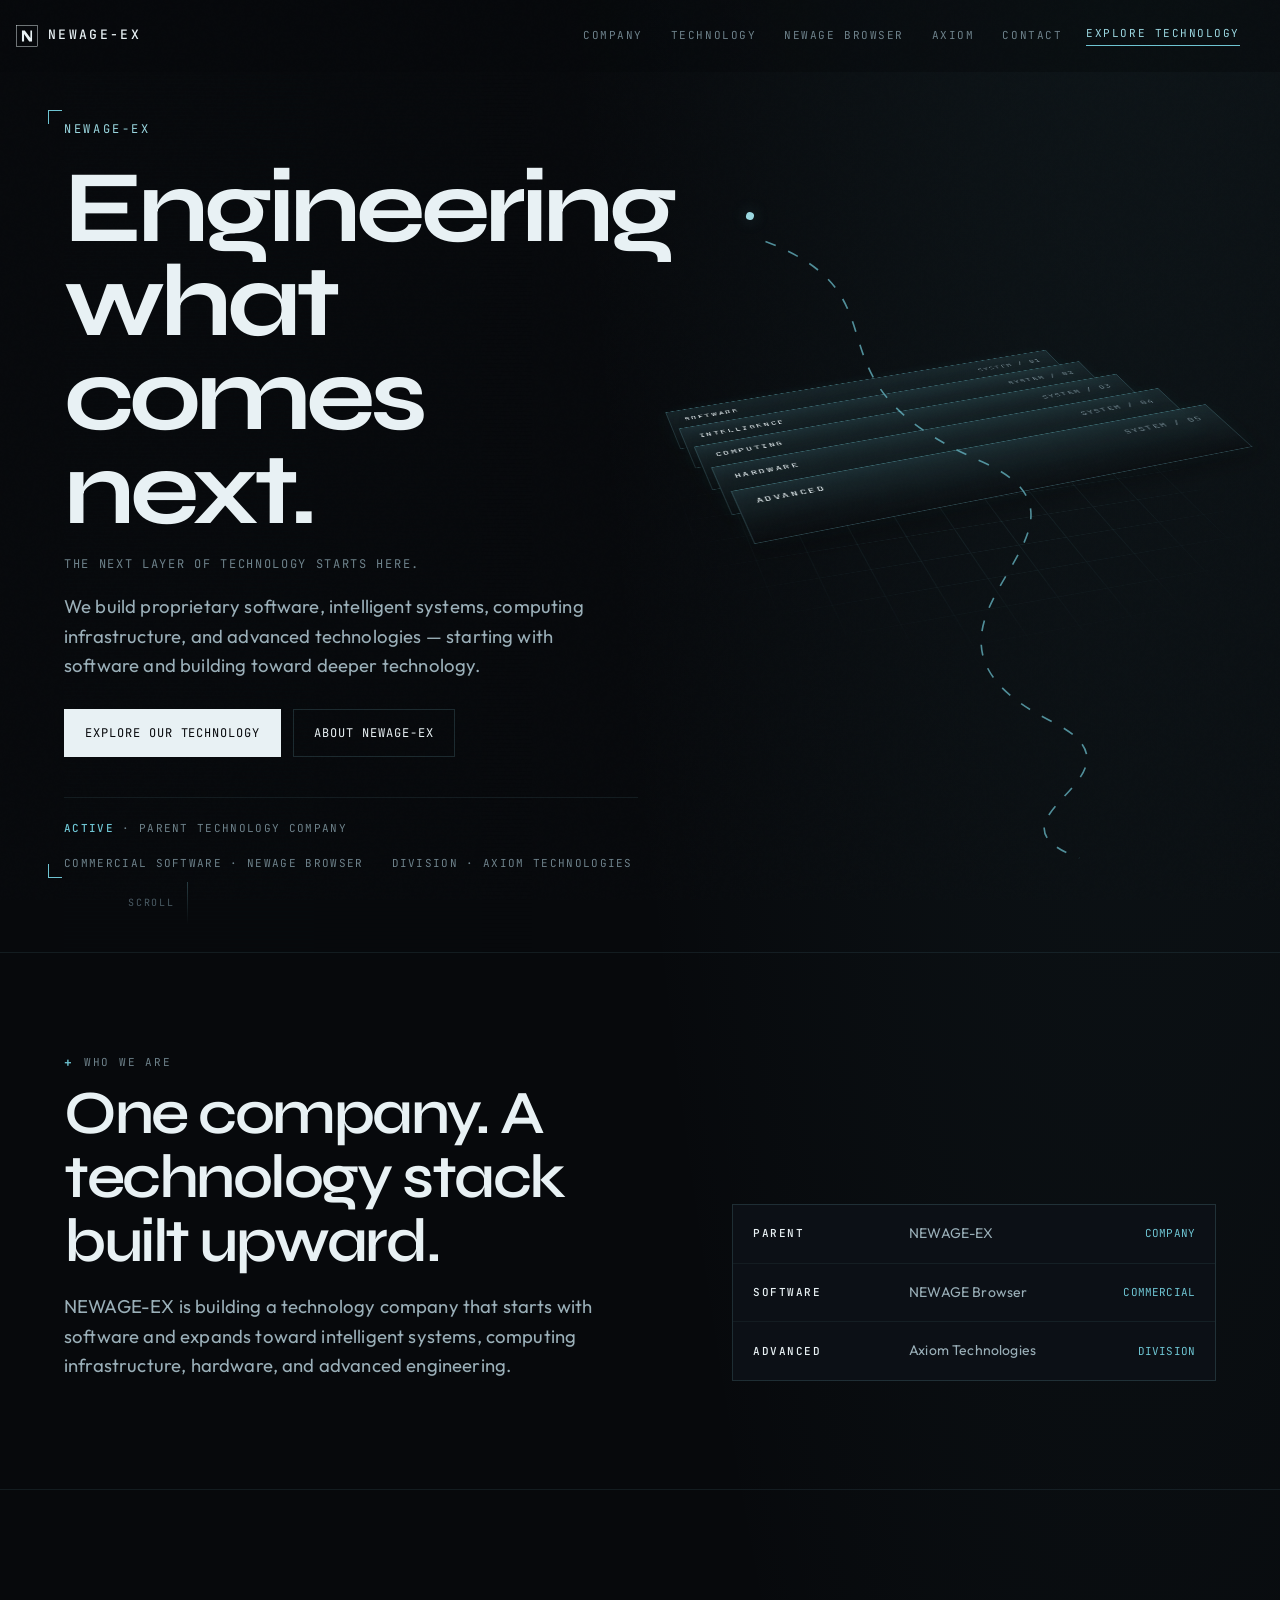
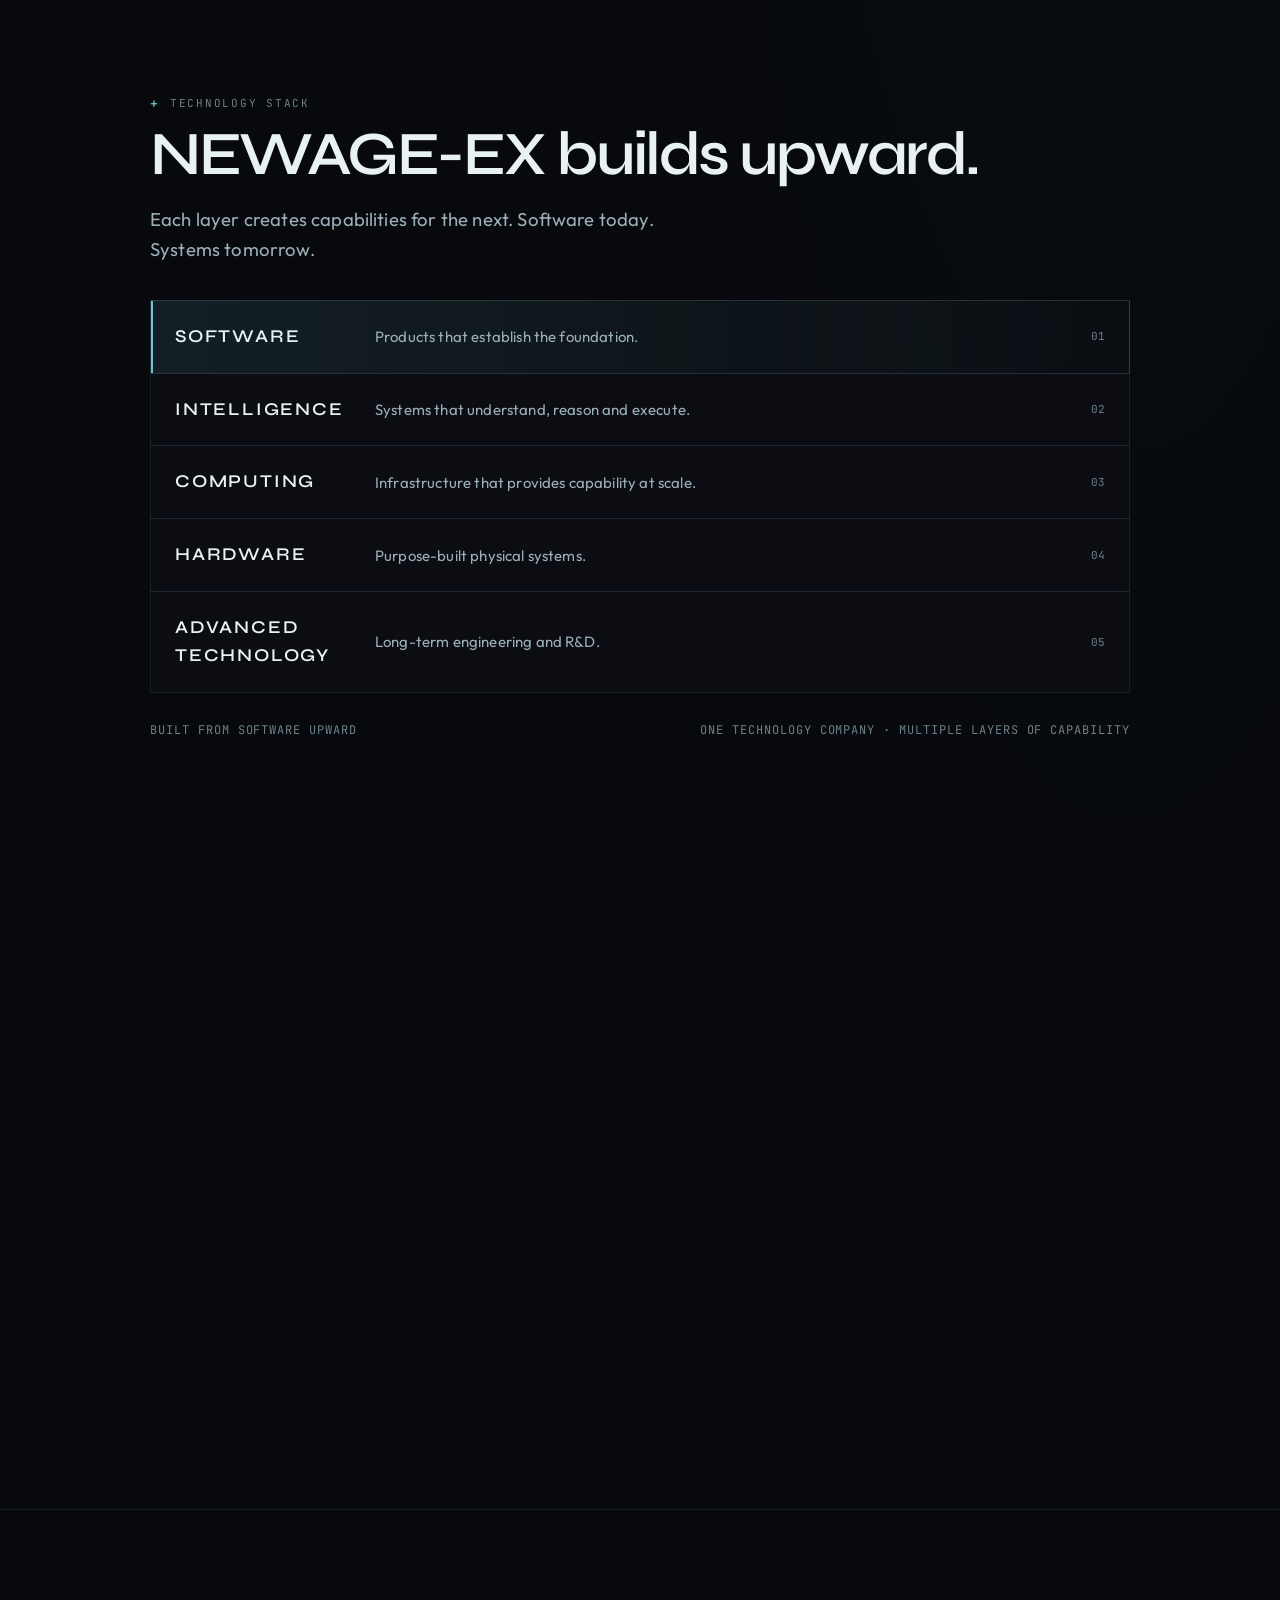
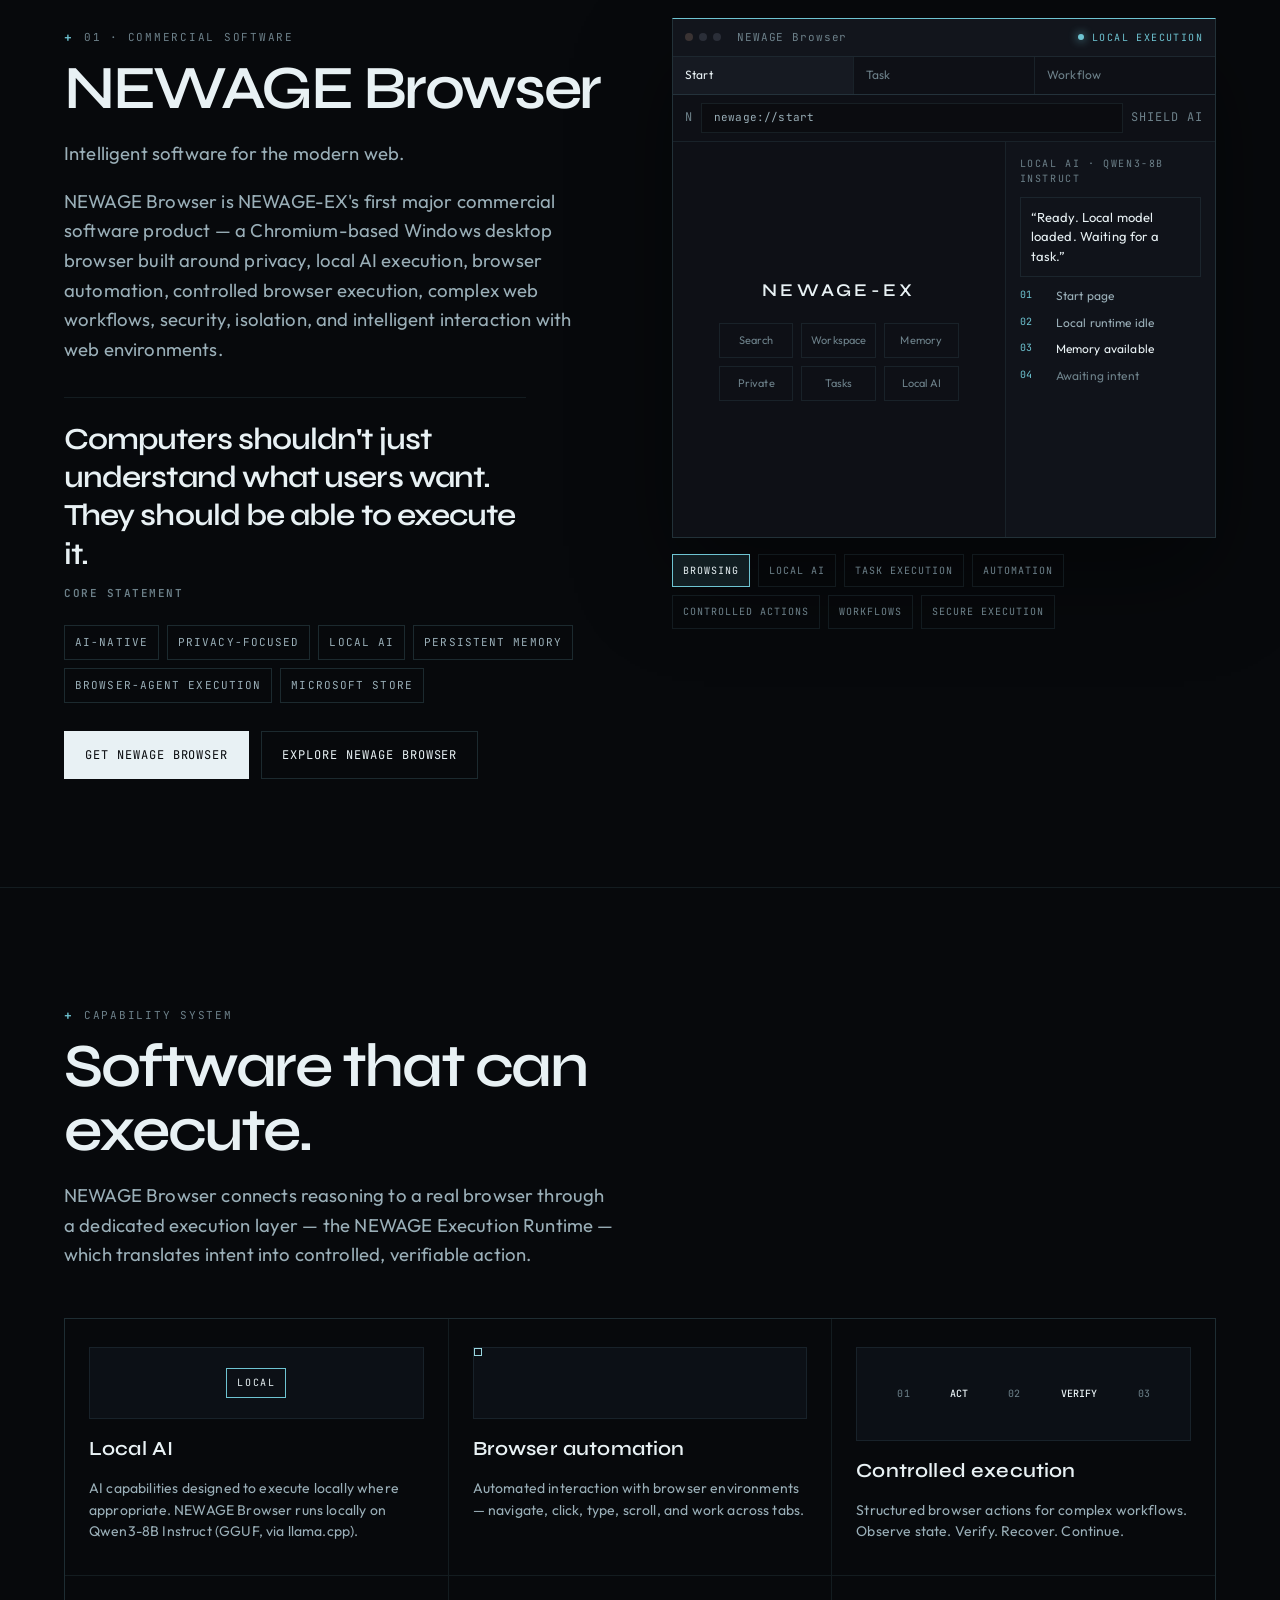
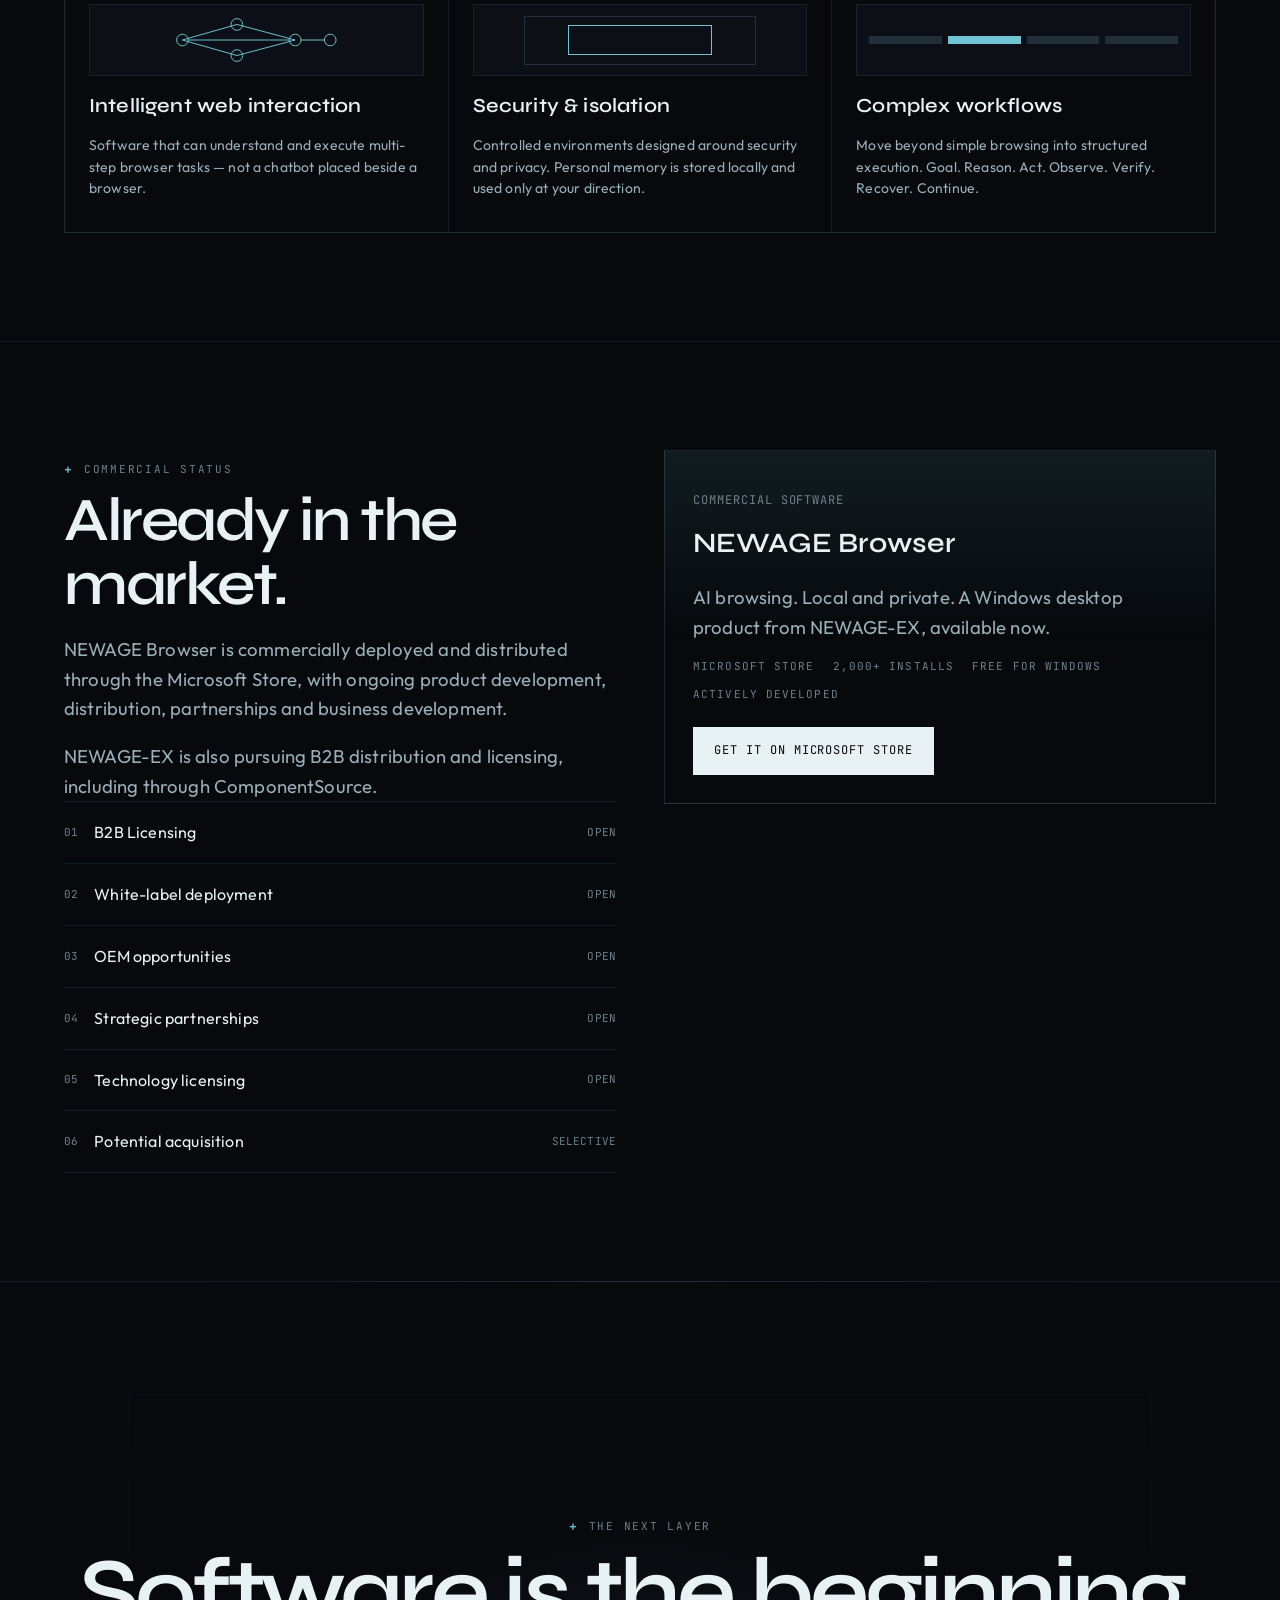
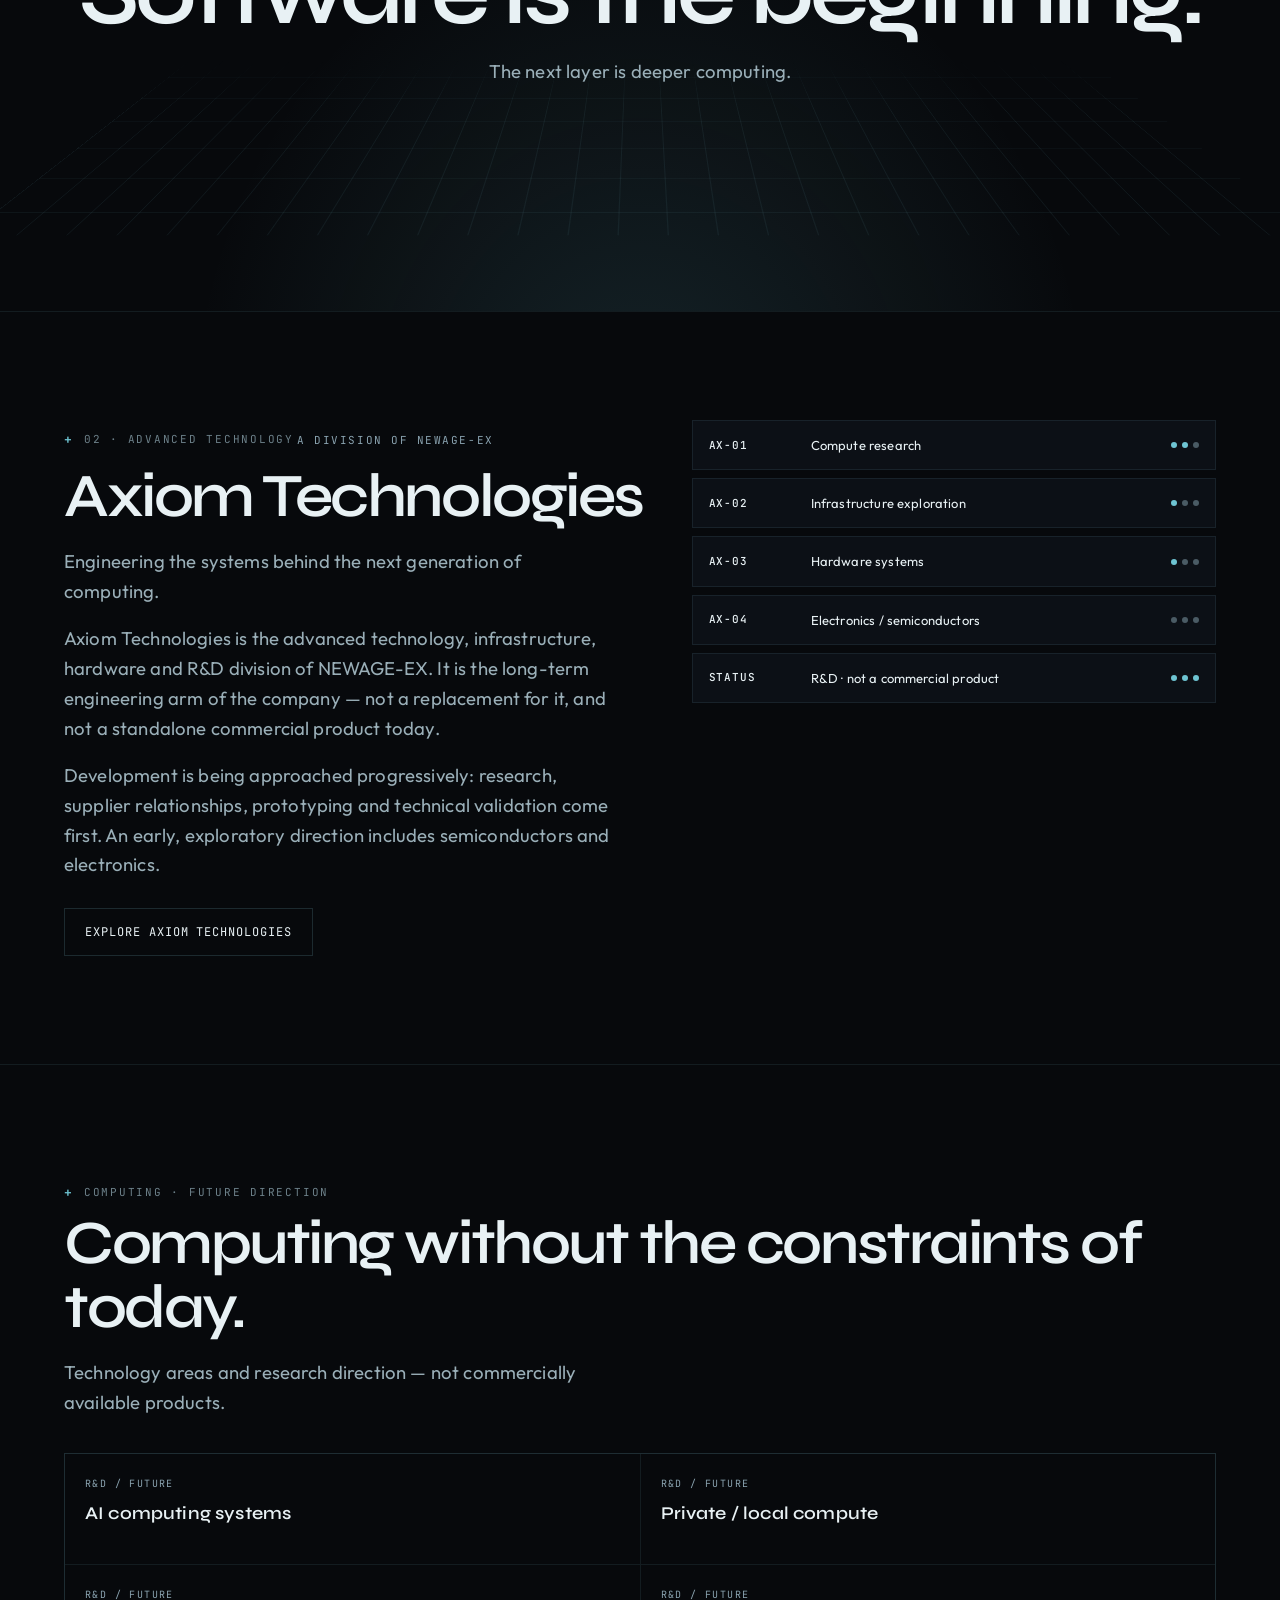
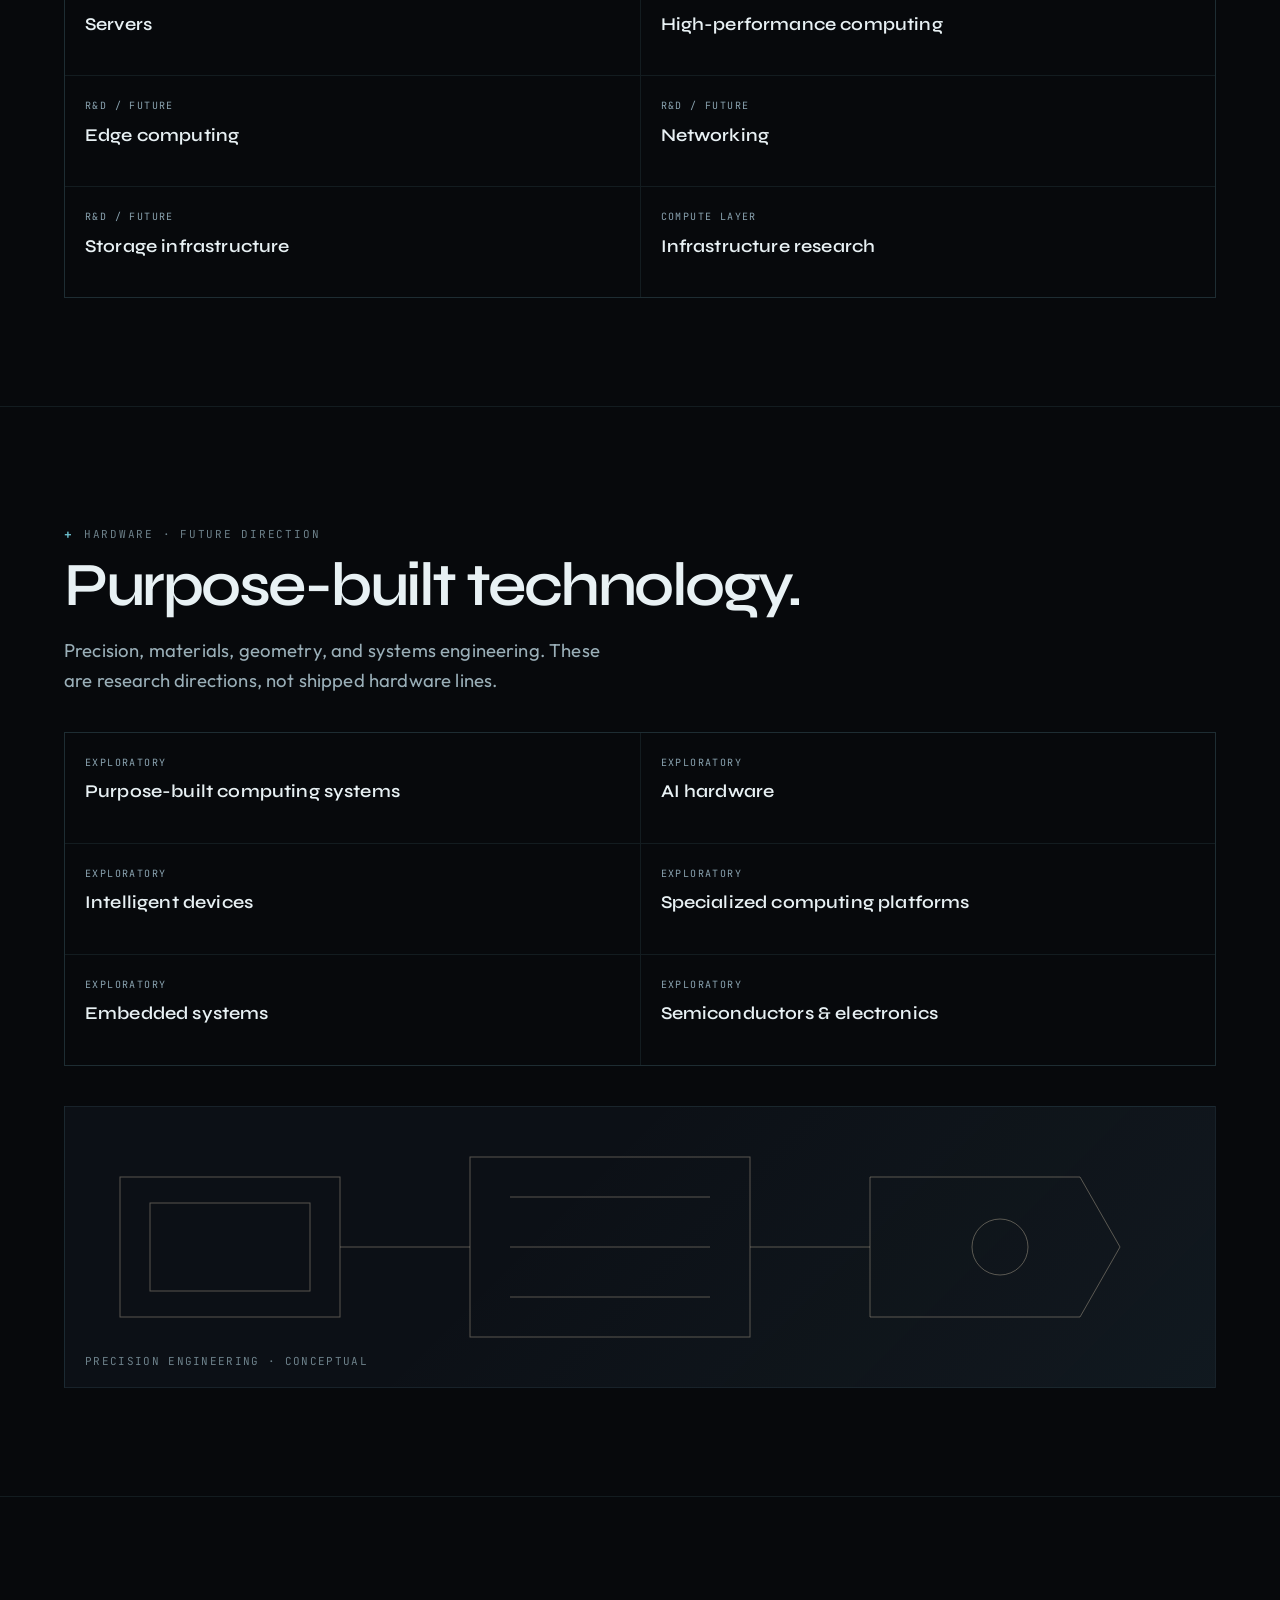
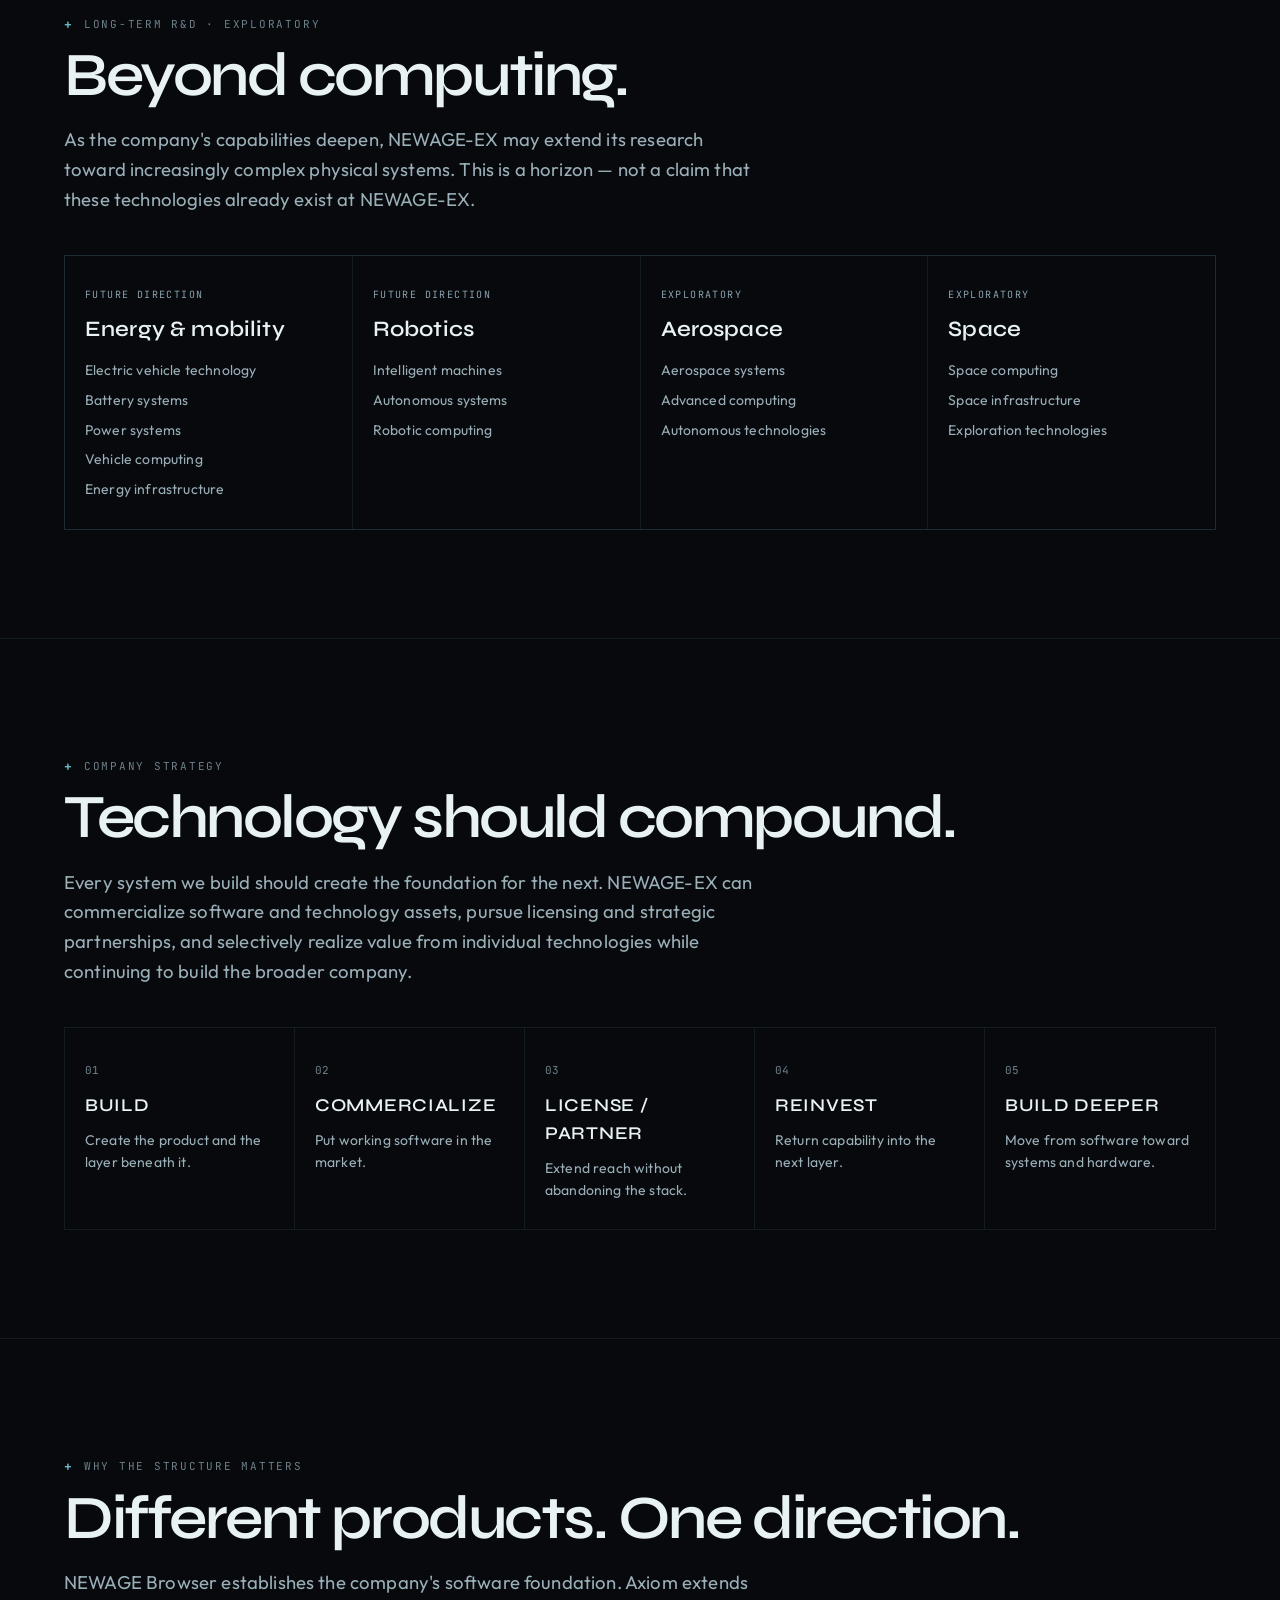
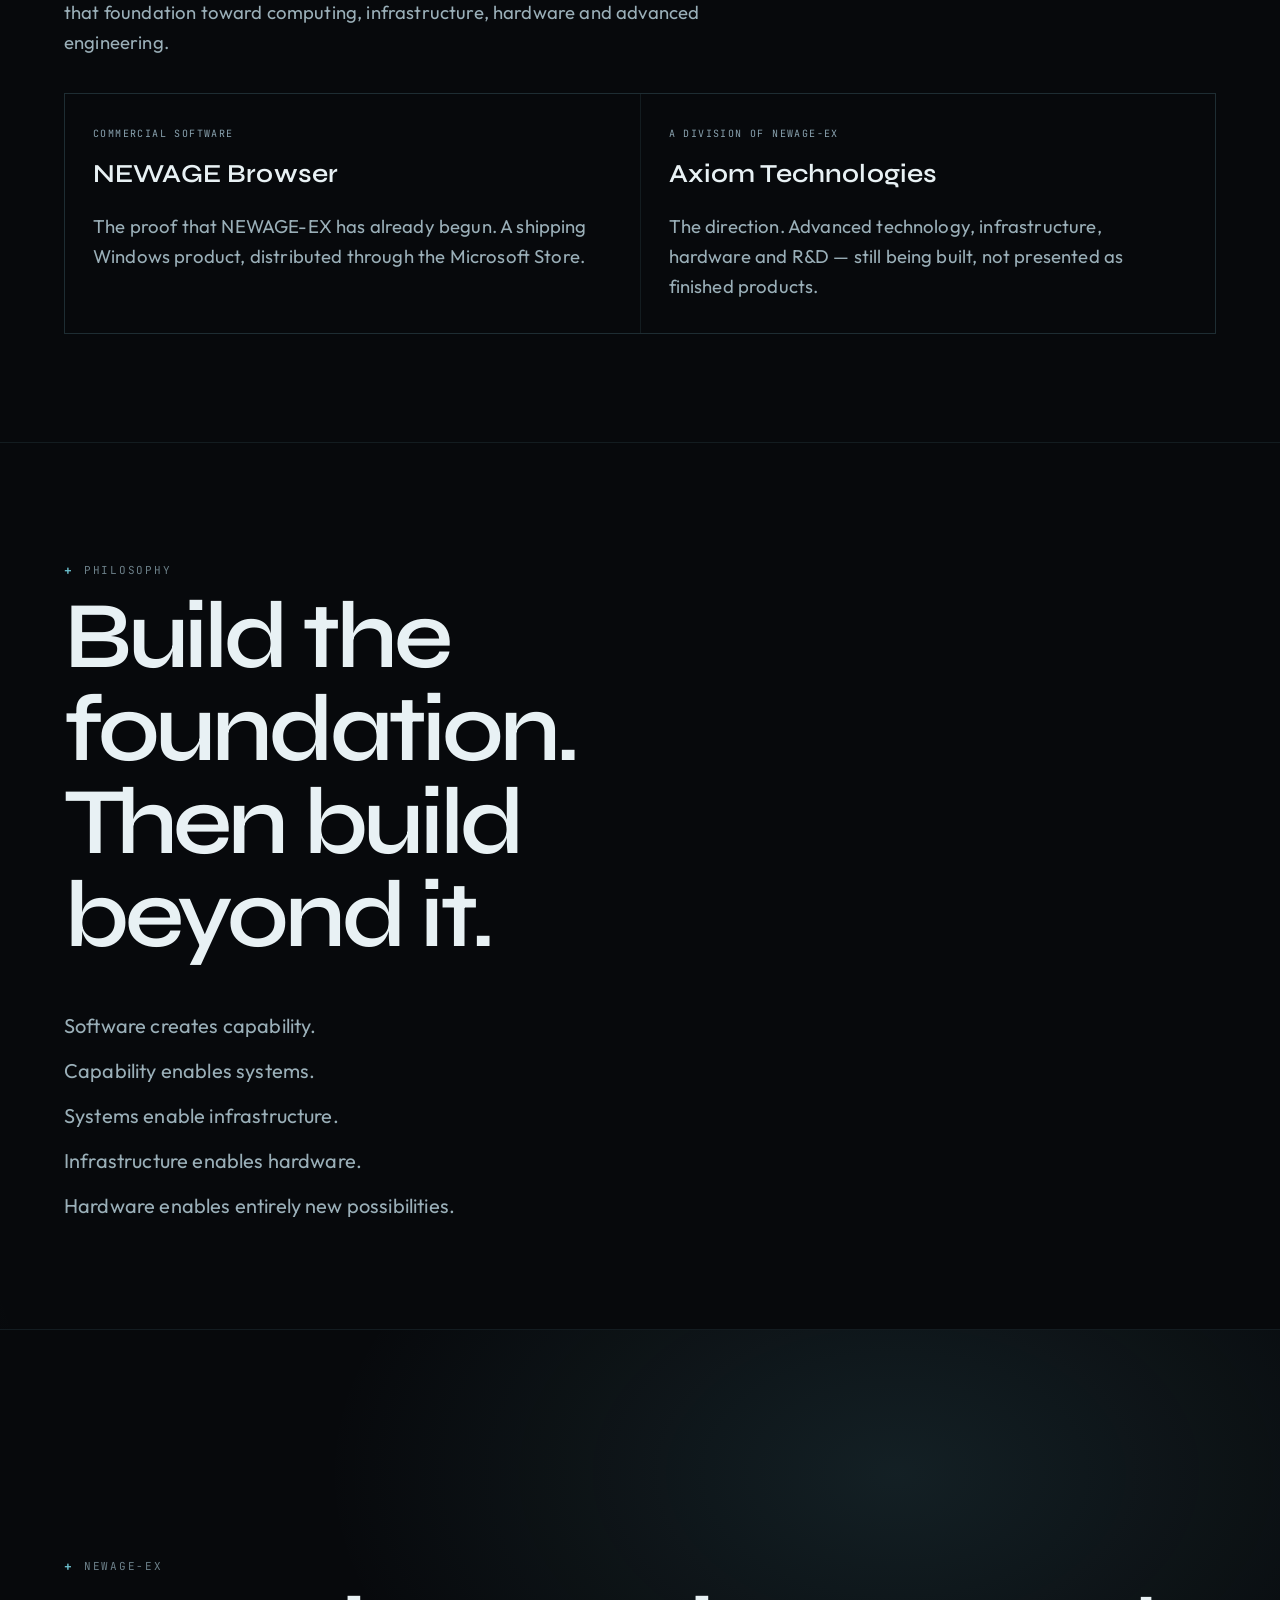
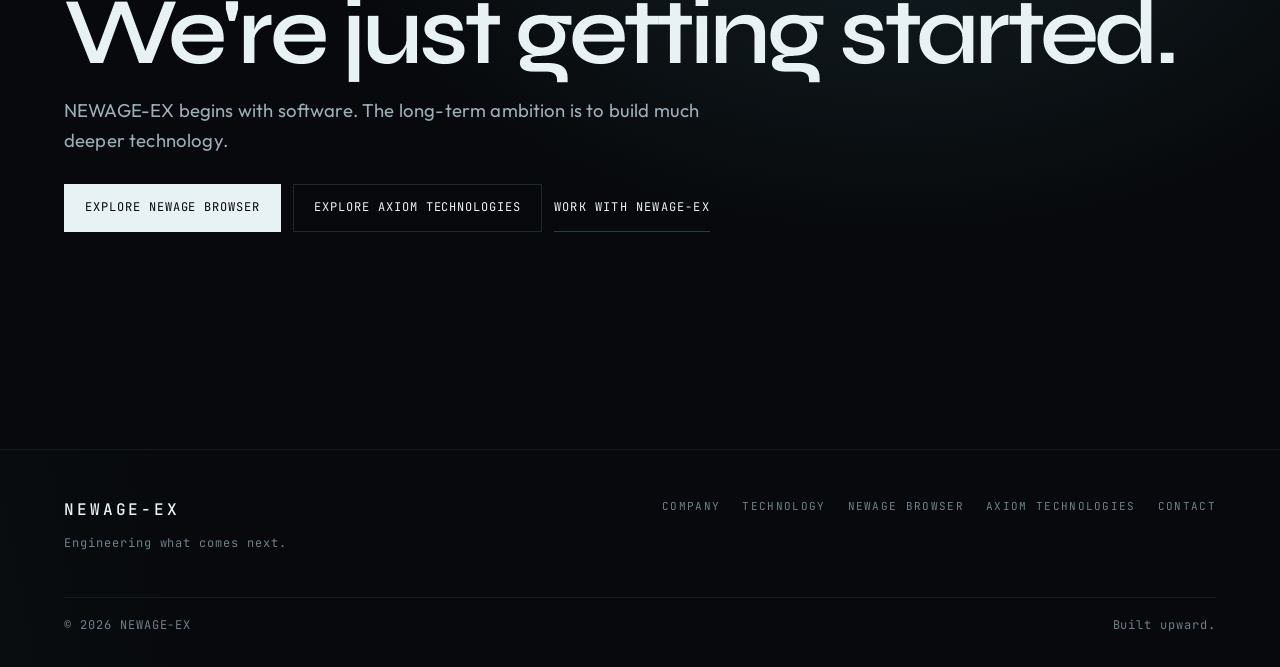
<file: index.html>
<!DOCTYPE html>
<html lang="en">
<head>
  <meta charset="UTF-8">
  <meta name="viewport" content="width=device-width, initial-scale=1, viewport-fit=cover">
  <title>NEWAGE-EX — Engineering what comes next.</title>
  <meta name="description" content="NEWAGE-EX builds proprietary software, intelligent systems, computing infrastructure, and advanced technologies — starting with NEWAGE Browser and building toward deeper technology through Axiom Technologies.">
  <meta name="theme-color" content="#07090c">
  <meta property="og:type" content="website">
  <meta property="og:title" content="NEWAGE-EX — Engineering what comes next.">
  <meta property="og:description" content="We build proprietary software, intelligent systems, computing infrastructure, and advanced technologies designed for the next era of computing.">
  <meta property="og:site_name" content="NEWAGE-EX">
  <meta name="twitter:card" content="summary">
  <meta name="twitter:title" content="NEWAGE-EX — Engineering what comes next.">
  <link rel="icon" href="./favicon.svg" type="image/svg+xml">
  <link rel="preconnect" href="https://fonts.googleapis.com">
  <link rel="preconnect" href="https://fonts.gstatic.com" crossorigin>
  <link href="https://fonts.googleapis.com/css2?family=JetBrains+Mono:wght@400;500&family=Outfit:wght@300;400;500;600&family=Syne:wght@500;600;700&display=swap" rel="stylesheet">
  <link rel="stylesheet" href="./css/styles.css?v=3">
  <script type="application/ld+json">
  {
    "@context": "https://schema.org",
    "@graph": [
      {
        "@type": "Organization",
        "name": "NEWAGE-EX",
        "url": "https://newage-ex.tech",
        "email": "newageex@gmail.com",
        "description": "NEWAGE-EX is a technology company that develops proprietary software, intelligent computing systems, infrastructure, hardware, and advanced technologies."
      },
      {
        "@type": "SoftwareApplication",
        "name": "NEWAGE Browser",
        "applicationCategory": "BrowserApplication",
        "operatingSystem": "Windows",
        "offers": { "@type": "Offer", "price": "0", "priceCurrency": "USD" },
        "url": "https://apps.microsoft.com/detail/9pnz371rzgqr?hl=en-US&gl=AE",
        "publisher": { "@type": "Organization", "name": "NEWAGE-EX" }
      }
    ]
  }
  </script>
</head>
<body data-page="home">
  <a class="skip" href="#main">Skip to content</a>
  <div class="cursor" aria-hidden="true"></div>
  <div class="grain" aria-hidden="true"></div>

  <header class="nav" id="nav">
    <div class="nav-inner">
      <a class="nav-logo" href="./index.html" aria-current="page">
        <svg viewBox="0 0 48 48" width="22" height="22" aria-hidden="true"><rect x="1" y="1" width="46" height="46" fill="none" stroke="currentColor" stroke-width="1"/><path d="M13 36V12h6.2L31.4 28.6V12H35v24h-6.2L17.6 19.4V36z" fill="currentColor"/></svg>
        <span>NEWAGE-EX</span>
      </a>
      <nav class="nav-links" aria-label="Primary">
        <a href="./company.html">Company</a>
        <a href="./technology.html">Technology</a>
        <a href="./browser.html">NEWAGE Browser</a>
        <a href="./axiom.html">Axiom</a>
        <a href="./contact.html">Contact</a>
      </nav>
      <a class="nav-cta" href="#stack">Explore technology</a>
      <button class="nav-toggle" type="button" aria-expanded="false" aria-controls="nav-mobile" aria-label="Open menu"><span></span><span></span></button>
    </div>
    <div class="nav-mobile" id="nav-mobile">
      <a href="./company.html">Company</a>
      <a href="./technology.html">Technology</a>
      <a href="./browser.html">NEWAGE Browser</a>
      <a href="./axiom.html">Axiom</a>
      <a href="./contact.html">Contact</a>
      <a href="#stack">Explore technology</a>
    </div>
  </header>

  <main id="main">
    <section class="hero" id="top">
      <div class="hero-copy">
        <p class="hero-eyebrow">NEWAGE-EX</p>
        <h1>Engineering<br>what comes next.</h1>
        <p class="hero-layer">The next layer of technology starts here.</p>
        <p class="lede">We build proprietary software, intelligent systems, computing infrastructure, and advanced technologies — starting with software and building toward deeper technology.</p>
        <div class="actions">
          <a class="btn" href="#stack">Explore our technology</a>
          <a class="btn-ghost" href="./company.html">About NEWAGE-EX</a>
        </div>
        <div class="hero-status">
          <span><b>ACTIVE</b> · Parent technology company</span>
          <span>COMMERCIAL SOFTWARE · NEWAGE Browser</span>
          <span>DIVISION · Axiom Technologies</span>
        </div>
      </div>
      <div class="arch" aria-hidden="true">
        <div class="arch-grid"></div>
        <div class="arch-stage">
          <div class="arch-plane"><span>SOFTWARE</span><em>SYSTEM / 01</em></div>
          <div class="arch-plane"><span>INTELLIGENCE</span><em>SYSTEM / 02</em></div>
          <div class="arch-plane"><span>COMPUTING</span><em>SYSTEM / 03</em></div>
          <div class="arch-plane"><span>HARDWARE</span><em>SYSTEM / 04</em></div>
          <div class="arch-plane"><span>ADVANCED</span><em>SYSTEM / 05</em></div>
        </div>
        <svg class="arch-path" viewBox="0 0 400 520" preserveAspectRatio="none">
          <path d="M70 48 C 180 90, 90 150, 230 210 C 340 260, 140 330, 280 400 C 360 440, 220 470, 300 500"/>
        </svg>
        <div class="arch-pulse"></div>
      </div>
      <div class="hero-cue" aria-hidden="true">SCROLL<i></i></div>
    </section>

    <section class="section who" id="company-intro">
      <div class="wrap who-grid">
        <div>
          <p class="kicker">Who we are</p>
          <h2 class="display-2">One company. A technology stack built upward.</h2>
          <p class="lede">NEWAGE-EX is building a technology company that starts with software and expands toward intelligent systems, computing infrastructure, hardware, and advanced engineering.</p>
        </div>
        <div class="who-arch" role="list">
          <div class="who-row" role="listitem"><b>PARENT</b><span>NEWAGE-EX</span><i>COMPANY</i></div>
          <div class="who-row" role="listitem"><b>SOFTWARE</b><span>NEWAGE Browser</span><i>COMMERCIAL</i></div>
          <div class="who-row" role="listitem"><b>ADVANCED</b><span>Axiom Technologies</span><i>DIVISION</i></div>
        </div>
      </div>
    </section>

    <section class="section stack" id="stack" data-stack>
      <div class="stack-sticky">
        <div class="stack-frame">
          <p class="kicker">Technology stack</p>
          <h2 class="display-2">NEWAGE-EX builds upward.</h2>
          <p class="lede">Each layer creates capabilities for the next. Software today. Systems tomorrow.</p>
          <div class="stack-layers">
            <article class="layer is-on" data-layer="0">
              <strong>SOFTWARE</strong>
              <p>Products that establish the foundation.</p>
              <span class="idx">01</span>
            </article>
            <article class="layer" data-layer="1">
              <strong>INTELLIGENCE</strong>
              <p>Systems that understand, reason and execute.</p>
              <span class="idx">02</span>
            </article>
            <article class="layer" data-layer="2">
              <strong>COMPUTING</strong>
              <p>Infrastructure that provides capability at scale.</p>
              <span class="idx">03</span>
            </article>
            <article class="layer" data-layer="3">
              <strong>HARDWARE</strong>
              <p>Purpose-built physical systems.</p>
              <span class="idx">04</span>
            </article>
            <article class="layer" data-layer="4">
              <strong>ADVANCED TECHNOLOGY</strong>
              <p>Long-term engineering and R&amp;D.</p>
              <span class="idx">05</span>
            </article>
          </div>
          <div class="stack-note">
            <span class="mono">BUILT FROM SOFTWARE UPWARD</span>
            <span class="mono">ONE TECHNOLOGY COMPANY · MULTIPLE LAYERS OF CAPABILITY</span>
          </div>
        </div>
      </div>
    </section>

    <section class="section" id="browser">
      <div class="wrap">
        <div class="product-top">
          <div>
            <p class="kicker">01 · Commercial software</p>
            <h2 class="display-2">NEWAGE Browser</h2>
            <p class="lede">Intelligent software for the modern web.</p>
            <p class="lede">NEWAGE Browser is NEWAGE-EX's first major commercial software product — a Chromium-based Windows desktop browser built around privacy, local AI execution, browser automation, controlled browser execution, complex web workflows, security, isolation, and intelligent interaction with web environments.</p>
            <blockquote class="quote">Computers shouldn't just understand what users want. They should be able to execute it.<cite>CORE STATEMENT</cite></blockquote>
            <div class="facts">
              <span class="chip">AI-native</span>
              <span class="chip">Privacy-focused</span>
              <span class="chip">Local AI</span>
              <span class="chip">Persistent memory</span>
              <span class="chip">Browser-agent execution</span>
              <span class="chip">Microsoft Store</span>
            </div>
            <div class="actions">
              <a class="btn" href="https://apps.microsoft.com/detail/9pnz371rzgqr?hl=en-US&amp;gl=AE" target="_blank" rel="noopener">Get NEWAGE Browser</a>
              <a class="btn-ghost" href="./browser.html">Explore NEWAGE Browser</a>
            </div>
          </div>
          <div>
            <div class="nb" data-nb data-state="browse">
              <div class="nb-bar">
                <div class="nb-dots" aria-hidden="true"><i></i><i></i><i></i></div>
                <div class="nb-title">NEWAGE Browser</div>
                <div class="nb-live">LOCAL EXECUTION</div>
              </div>
              <div class="nb-tabs">
                <div class="nb-tab is-on" data-tab>Start</div>
                <div class="nb-tab" data-tab>Task</div>
                <div class="nb-tab" data-tab>Workflow</div>
              </div>
              <div class="nb-url">
                <span class="mono">N</span>
                <div class="addr" data-url>newage://start</div>
                <span class="mono">SHIELD</span>
                <span class="mono">AI</span>
              </div>
              <div class="nb-body">
                <div class="nb-page">
                  <div class="cursor-dot" aria-hidden="true"></div>
                  <div class="nb-start" data-view="start">
                    <strong>NEWAGE-EX</strong>
                    <div class="nb-links"><span>Search</span><span>Workspace</span><span>Memory</span><span>Private</span><span>Tasks</span><span>Local AI</span></div>
                  </div>
                  <div class="page-doc" data-view="doc" hidden>
                    <h3 data-doc-title>Controlled environment</h3>
                    <p data-doc-copy>The execution layer observes page state, issues structured actions, and verifies each step before continuing.</p>
                    <div class="ghost"></div><div class="ghost"></div><div class="ghost"></div><div class="ghost"></div>
                  </div>
                </div>
                <aside class="nb-ai">
                  <div class="pane">LOCAL AI · QWEN3-8B INSTRUCT</div>
                  <blockquote data-prompt>“Complete the workflow. Navigate, extract, and confirm before continuing.”</blockquote>
                  <ul class="nb-log" data-log>
                    <li class="is-done"><span>01</span> Goal received</li>
                    <li class="is-done"><span>02</span> Page observed</li>
                    <li class="is-live"><span>03</span> Action verified</li>
                    <li><span>04</span> Continue</li>
                  </ul>
                </aside>
              </div>
            </div>
            <div class="nb-states" role="tablist" aria-label="Browser conceptual states">
              <button type="button" class="is-on" data-nb-state="browse">Browsing</button>
              <button type="button" data-nb-state="local">Local AI</button>
              <button type="button" data-nb-state="execute">Task execution</button>
              <button type="button" data-nb-state="auto">Automation</button>
              <button type="button" data-nb-state="control">Controlled actions</button>
              <button type="button" data-nb-state="workflow">Workflows</button>
              <button type="button" data-nb-state="secure">Secure execution</button>
            </div>
          </div>
        </div>
      </div>
    </section>

    <section class="section" id="capabilities">
      <div class="wrap">
        <div class="section-head">
          <p class="kicker">Capability system</p>
          <h2 class="display-2">Software that can execute.</h2>
          <p class="lede">NEWAGE Browser connects reasoning to a real browser through a dedicated execution layer — the NEWAGE Execution Runtime — which translates intent into controlled, verifiable action.</p>
        </div>
        <div class="caps-grid">
          <article class="cap">
            <div class="viz viz-local"><span>LOCAL</span></div>
            <h3>Local AI</h3>
            <p>AI capabilities designed to execute locally where appropriate. NEWAGE Browser runs locally on Qwen3-8B Instruct (GGUF, via llama.cpp).</p>
          </article>
          <article class="cap">
            <div class="viz viz-auto"><i></i></div>
            <h3>Browser automation</h3>
            <p>Automated interaction with browser environments — navigate, click, type, scroll, and work across tabs.</p>
          </article>
          <article class="cap">
            <div class="viz viz-ctrl"><span>01</span><b>ACT</b><span>02</span><b>VERIFY</b><span>03</span></div>
            <h3>Controlled execution</h3>
            <p>Structured browser actions for complex workflows. Observe state. Verify. Recover. Continue.</p>
          </article>
          <article class="cap">
            <div class="viz viz-web" aria-hidden="true">
              <svg viewBox="0 0 200 72" preserveAspectRatio="xMidYMid meet">
                <line x1="24" y1="36" x2="176" y2="36"/>
                <circle cx="24" cy="36" r="6"/>
                <circle cx="80" cy="20" r="6"/>
                <circle cx="80" cy="52" r="6"/>
                <circle cx="140" cy="36" r="6"/>
                <circle cx="176" cy="36" r="6"/>
                <line x1="80" y1="20" x2="24" y2="36"/><line x1="80" y1="52" x2="24" y2="36"/>
                <line x1="80" y1="20" x2="140" y2="36"/><line x1="80" y1="52" x2="140" y2="36"/>
              </svg>
            </div>
            <h3>Intelligent web interaction</h3>
            <p>Software that can understand and execute multi-step browser tasks — not a chatbot placed beside a browser.</p>
          </article>
          <article class="cap">
            <div class="viz viz-sec"><span><span></span></span></div>
            <h3>Security &amp; isolation</h3>
            <p>Controlled environments designed around security and privacy. Personal memory is stored locally and used only at your direction.</p>
          </article>
          <article class="cap">
            <div class="viz viz-flow" aria-hidden="true"><i></i><i></i><i></i><i></i></div>
            <h3>Complex workflows</h3>
            <p>Move beyond simple browsing into structured execution. Goal. Reason. Act. Observe. Verify. Recover. Continue.</p>
          </article>
        </div>
      </div>
    </section>

    <section class="section" id="commercial">
      <div class="wrap market-grid">
        <div>
          <p class="kicker">Commercial status</p>
          <h2 class="display-2">Already in the market.</h2>
          <p class="lede wide">NEWAGE Browser is commercially deployed and distributed through the Microsoft Store, with ongoing product development, distribution, partnerships and business development.</p>
          <p class="lede">NEWAGE-EX is also pursuing B2B distribution and licensing, including through ComponentSource.</p>
          <div class="path-list">
            <div><span>01</span>B2B Licensing<span>OPEN</span></div>
            <div><span>02</span>White-label deployment<span>OPEN</span></div>
            <div><span>03</span>OEM opportunities<span>OPEN</span></div>
            <div><span>04</span>Strategic partnerships<span>OPEN</span></div>
            <div><span>05</span>Technology licensing<span>OPEN</span></div>
            <div><span>06</span>Potential acquisition<span>SELECTIVE</span></div>
          </div>
        </div>
        <aside class="store-panel">
          <p class="mono">COMMERCIAL SOFTWARE</p>
          <h3>NEWAGE Browser</h3>
          <p class="lede">AI browsing. Local and private. A Windows desktop product from NEWAGE-EX, available now.</p>
          <div class="store-meta">
            <span>Microsoft Store</span>
            <span>2,000+ installs</span>
            <span>Free for Windows</span>
            <span>Actively developed</span>
          </div>
          <a class="btn" href="https://apps.microsoft.com/detail/9pnz371rzgqr?hl=en-US&amp;gl=AE" target="_blank" rel="noopener">Get it on Microsoft Store</a>
        </aside>
      </div>
    </section>

    <section class="section bridge" id="transition">
      <div class="bridge-visual" aria-hidden="true">
        <div class="ui-fade"></div>
        <div class="infra"></div>
      </div>
      <div class="wrap">
        <p class="kicker">The next layer</p>
        <h2 class="display-1">Software is the beginning.</h2>
        <p class="lede" style="margin-inline:auto">The next layer is deeper computing.</p>
      </div>
    </section>

    <section class="section" id="axiom">
      <div class="wrap axiom-split">
        <div>
          <p class="kicker">02 · Advanced technology</p>
          <p class="axiom-label">A division of NEWAGE-EX</p>
          <h2 class="display-2">Axiom Technologies</h2>
          <p class="lede">Engineering the systems behind the next generation of computing.</p>
          <p class="lede">Axiom Technologies is the advanced technology, infrastructure, hardware and R&amp;D division of NEWAGE-EX. It is the long-term engineering arm of the company — not a replacement for it, and not a standalone commercial product today.</p>
          <p class="lede">Development is being approached progressively: research, supplier relationships, prototyping and technical validation come first. An early, exploratory direction includes semiconductors and electronics.</p>
          <div class="actions">
            <a class="btn-ghost" href="./axiom.html">Explore Axiom Technologies</a>
          </div>
        </div>
        <div class="axiom-rack" aria-hidden="true">
          <div class="rack-unit"><b>AX-01</b><span>Compute research</span><div class="leds"><i class="on"></i><i class="on"></i><i></i></div></div>
          <div class="rack-unit"><b>AX-02</b><span>Infrastructure exploration</span><div class="leds"><i class="on"></i><i></i><i></i></div></div>
          <div class="rack-unit"><b>AX-03</b><span>Hardware systems</span><div class="leds"><i class="on"></i><i></i><i></i></div></div>
          <div class="rack-unit"><b>AX-04</b><span>Electronics / semiconductors</span><div class="leds"><i></i><i></i><i></i></div></div>
          <div class="rack-unit"><b>STATUS</b><span>R&amp;D · not a commercial product</span><div class="leds"><i class="on"></i><i class="on"></i><i class="on"></i></div></div>
        </div>
      </div>
    </section>

    <section class="section" id="computing">
      <div class="wrap">
        <p class="kicker">Computing · future direction</p>
        <h2 class="display-2">Computing without the constraints of today.</h2>
        <p class="lede">Technology areas and research direction — not commercially available products.</p>
        <div class="area-grid">
          <article class="area"><small>R&amp;D / FUTURE</small><h3>AI computing systems</h3></article>
          <article class="area"><small>R&amp;D / FUTURE</small><h3>Private / local compute</h3></article>
          <article class="area"><small>R&amp;D / FUTURE</small><h3>Servers</h3></article>
          <article class="area"><small>R&amp;D / FUTURE</small><h3>High-performance computing</h3></article>
          <article class="area"><small>R&amp;D / FUTURE</small><h3>Edge computing</h3></article>
          <article class="area"><small>R&amp;D / FUTURE</small><h3>Networking</h3></article>
          <article class="area"><small>R&amp;D / FUTURE</small><h3>Storage infrastructure</h3></article>
          <article class="area"><small>COMPUTE LAYER</small><h3>Infrastructure research</h3></article>
        </div>
      </div>
    </section>

    <section class="section" id="hardware">
      <div class="wrap">
        <p class="kicker">Hardware · future direction</p>
        <h2 class="display-2">Purpose-built technology.</h2>
        <p class="lede">Precision, materials, geometry, and systems engineering. These are research directions, not shipped hardware lines.</p>
        <div class="area-grid">
          <article class="area"><small>EXPLORATORY</small><h3>Purpose-built computing systems</h3></article>
          <article class="area"><small>EXPLORATORY</small><h3>AI hardware</h3></article>
          <article class="area"><small>EXPLORATORY</small><h3>Intelligent devices</h3></article>
          <article class="area"><small>EXPLORATORY</small><h3>Specialized computing platforms</h3></article>
          <article class="area"><small>EXPLORATORY</small><h3>Embedded systems</h3></article>
          <article class="area"><small>EXPLORATORY</small><h3>Semiconductors &amp; electronics</h3></article>
        </div>
        <div class="hardware-stage" aria-hidden="true">
          <svg viewBox="0 0 1200 280" preserveAspectRatio="xMidYMid slice">
            <g fill="none" stroke="#b7aa94" stroke-opacity=".45" stroke-width="1">
              <rect x="80" y="70" width="220" height="140"/>
              <rect x="110" y="96" width="160" height="88"/>
              <path d="M300 140 H430"/>
              <rect x="430" y="50" width="280" height="180"/>
              <path d="M470 90 H670 M470 140 H670 M470 190 H670"/>
              <path d="M710 140 H830"/>
              <polygon points="830,70 1040,70 1080,140 1040,210 830,210"/>
              <circle cx="960" cy="140" r="28"/>
            </g>
          </svg>
          <div class="hw-note">PRECISION ENGINEERING · CONCEPTUAL</div>
        </div>
      </div>
    </section>

    <section class="section" id="horizon">
      <div class="wrap">
        <p class="kicker">Long-term R&amp;D · exploratory</p>
        <h2 class="display-2">Beyond computing.</h2>
        <p class="lede wide">As the company's capabilities deepen, NEWAGE-EX may extend its research toward increasingly complex physical systems. This is a horizon — not a claim that these technologies already exist at NEWAGE-EX.</p>
        <div class="horizon-groups">
          <article class="hz">
            <span class="tag">Future direction</span>
            <h3>Energy &amp; mobility</h3>
            <ul>
              <li>Electric vehicle technology</li>
              <li>Battery systems</li>
              <li>Power systems</li>
              <li>Vehicle computing</li>
              <li>Energy infrastructure</li>
            </ul>
          </article>
          <article class="hz">
            <span class="tag">Future direction</span>
            <h3>Robotics</h3>
            <ul>
              <li>Intelligent machines</li>
              <li>Autonomous systems</li>
              <li>Robotic computing</li>
            </ul>
          </article>
          <article class="hz">
            <span class="tag">Exploratory</span>
            <h3>Aerospace</h3>
            <ul>
              <li>Aerospace systems</li>
              <li>Advanced computing</li>
              <li>Autonomous technologies</li>
            </ul>
          </article>
          <article class="hz">
            <span class="tag">Exploratory</span>
            <h3>Space</h3>
            <ul>
              <li>Space computing</li>
              <li>Space infrastructure</li>
              <li>Exploration technologies</li>
            </ul>
          </article>
        </div>
      </div>
    </section>

    <section class="section" id="strategy">
      <div class="wrap">
        <p class="kicker">Company strategy</p>
        <h2 class="display-2">Technology should compound.</h2>
        <p class="lede wide">Every system we build should create the foundation for the next. NEWAGE-EX can commercialize software and technology assets, pursue licensing and strategic partnerships, and selectively realize value from individual technologies while continuing to build the broader company.</p>
        <div class="flow">
          <article class="flow-step"><span>01</span><h3>BUILD</h3><p>Create the product and the layer beneath it.</p></article>
          <article class="flow-step"><span>02</span><h3>COMMERCIALIZE</h3><p>Put working software in the market.</p></article>
          <article class="flow-step"><span>03</span><h3>LICENSE / PARTNER</h3><p>Extend reach without abandoning the stack.</p></article>
          <article class="flow-step"><span>04</span><h3>REINVEST</h3><p>Return capability into the next layer.</p></article>
          <article class="flow-step"><span>05</span><h3>BUILD DEEPER</h3><p>Move from software toward systems and hardware.</p></article>
        </div>
      </div>
    </section>

    <section class="section" id="direction">
      <div class="wrap">
        <p class="kicker">Why the structure matters</p>
        <h2 class="display-2">Different products. One direction.</h2>
        <p class="lede wide">NEWAGE Browser establishes the company's software foundation. Axiom extends that foundation toward computing, infrastructure, hardware and advanced engineering.</p>
        <div class="one-grid">
          <article class="one-card">
            <span class="tag">Commercial software</span>
            <h3>NEWAGE Browser</h3>
            <p class="lede">The proof that NEWAGE-EX has already begun. A shipping Windows product, distributed through the Microsoft Store.</p>
          </article>
          <article class="one-card">
            <span class="tag">A division of NEWAGE-EX</span>
            <h3>Axiom Technologies</h3>
            <p class="lede">The direction. Advanced technology, infrastructure, hardware and R&amp;D — still being built, not presented as finished products.</p>
          </article>
        </div>
      </div>
    </section>

    <section class="section philosophy" id="philosophy">
      <div class="wrap">
        <p class="kicker">Philosophy</p>
        <h2 class="display-1">Build the foundation.<br>Then build beyond it.</h2>
        <div class="phil-seq">
          <p>Software creates capability.</p>
          <p>Capability enables systems.</p>
          <p>Systems enable infrastructure.</p>
          <p>Infrastructure enables hardware.</p>
          <p>Hardware enables entirely new possibilities.</p>
        </div>
      </div>
    </section>

    <section class="section close" id="start">
      <div class="wrap">
        <p class="kicker">NEWAGE-EX</p>
        <h2 class="display-1">We're just getting started.</h2>
        <p class="lede wide">NEWAGE-EX begins with software. The long-term ambition is to build much deeper technology.</p>
        <div class="actions">
          <a class="btn" href="./browser.html">Explore NEWAGE Browser</a>
          <a class="btn-ghost" href="./axiom.html">Explore Axiom Technologies</a>
          <a class="btn-text" href="./contact.html">Work with NEWAGE-EX</a>
        </div>
      </div>
    </section>
  </main>

  <footer class="footer">
    <div class="wrap">
      <div class="footer-top">
        <div>
          <strong>NEWAGE-EX</strong>
          <p class="mono">Engineering what comes next.</p>
        </div>
        <nav class="footer-links" aria-label="Footer">
          <a href="./company.html">Company</a>
          <a href="./technology.html">Technology</a>
          <a href="./browser.html">NEWAGE Browser</a>
          <a href="./axiom.html">Axiom Technologies</a>
          <a href="./contact.html">Contact</a>
        </nav>
      </div>
      <div class="footer-bottom">
        <span class="mono">© 2026 NEWAGE-EX</span>
        <span class="mono">Built upward.</span>
      </div>
    </div>
  </footer>
  <script src="./js/main.js"></script>
</body>
</html>
</file>
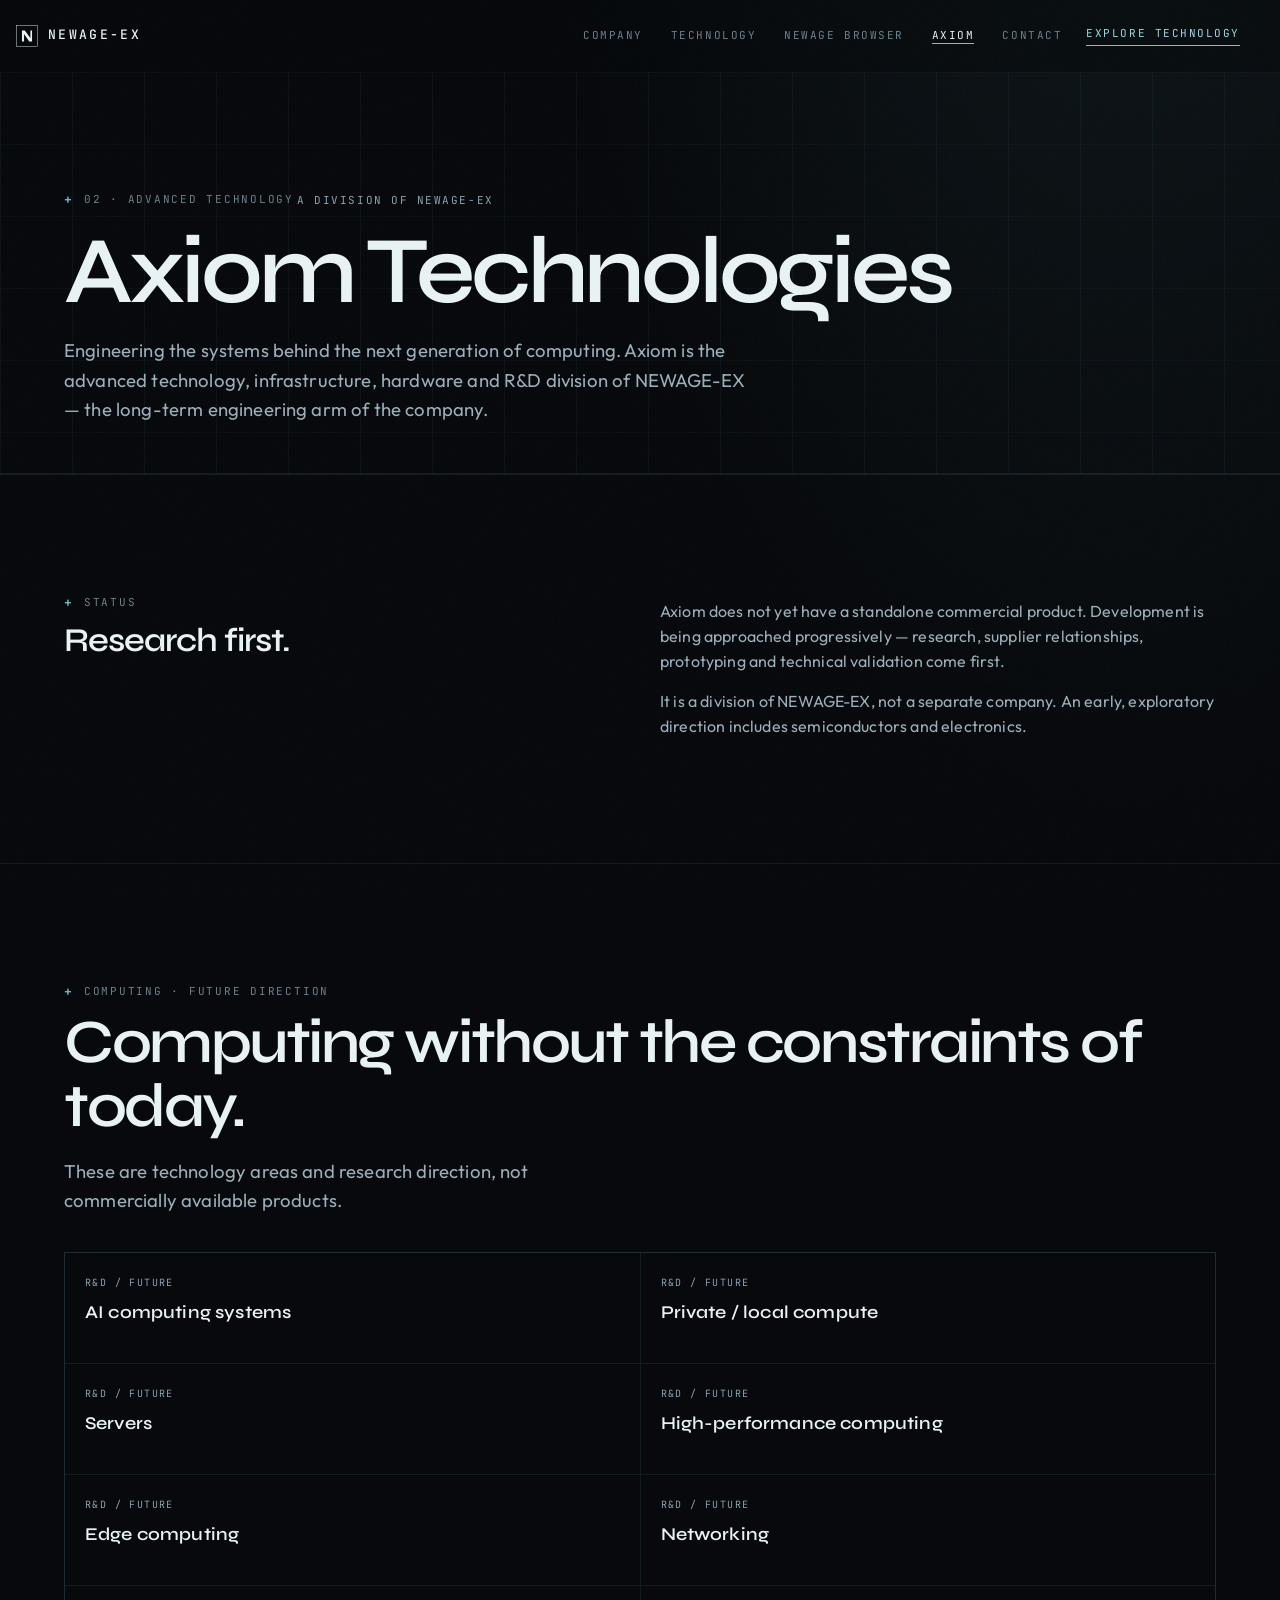
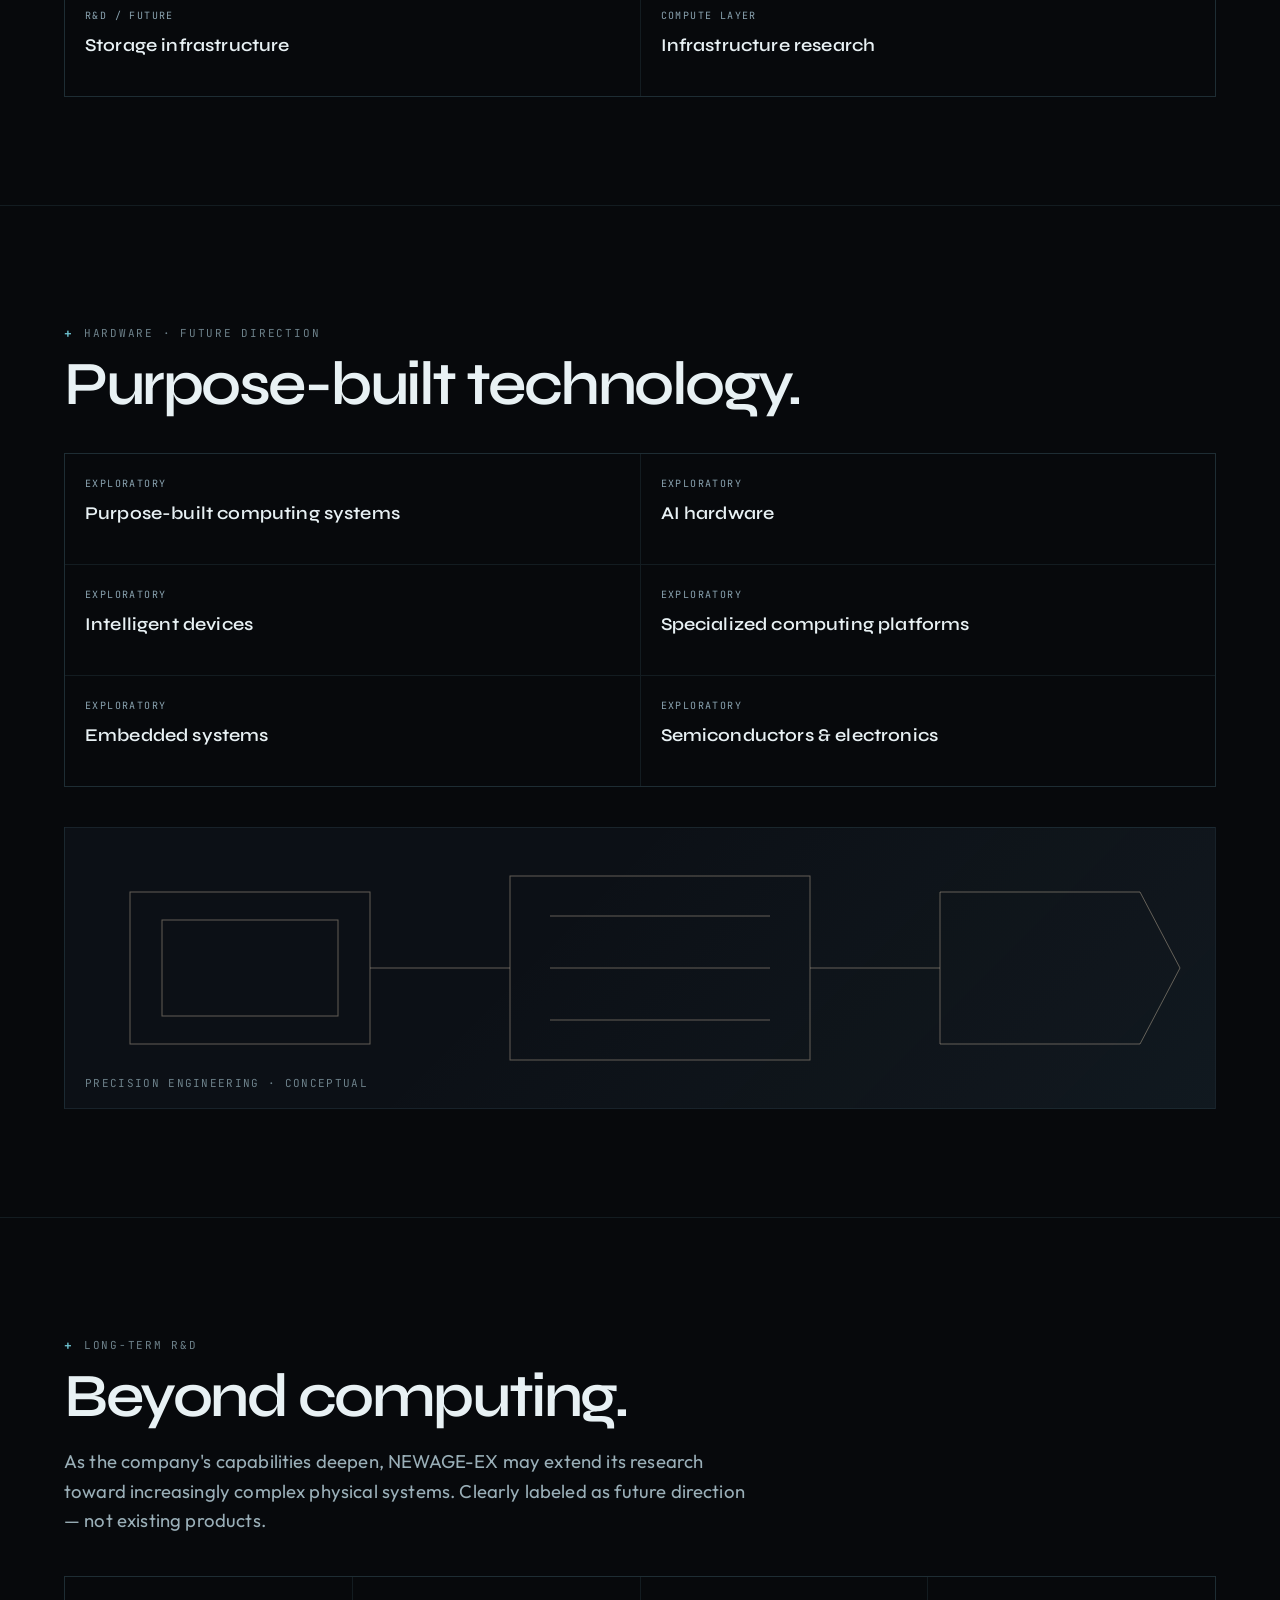
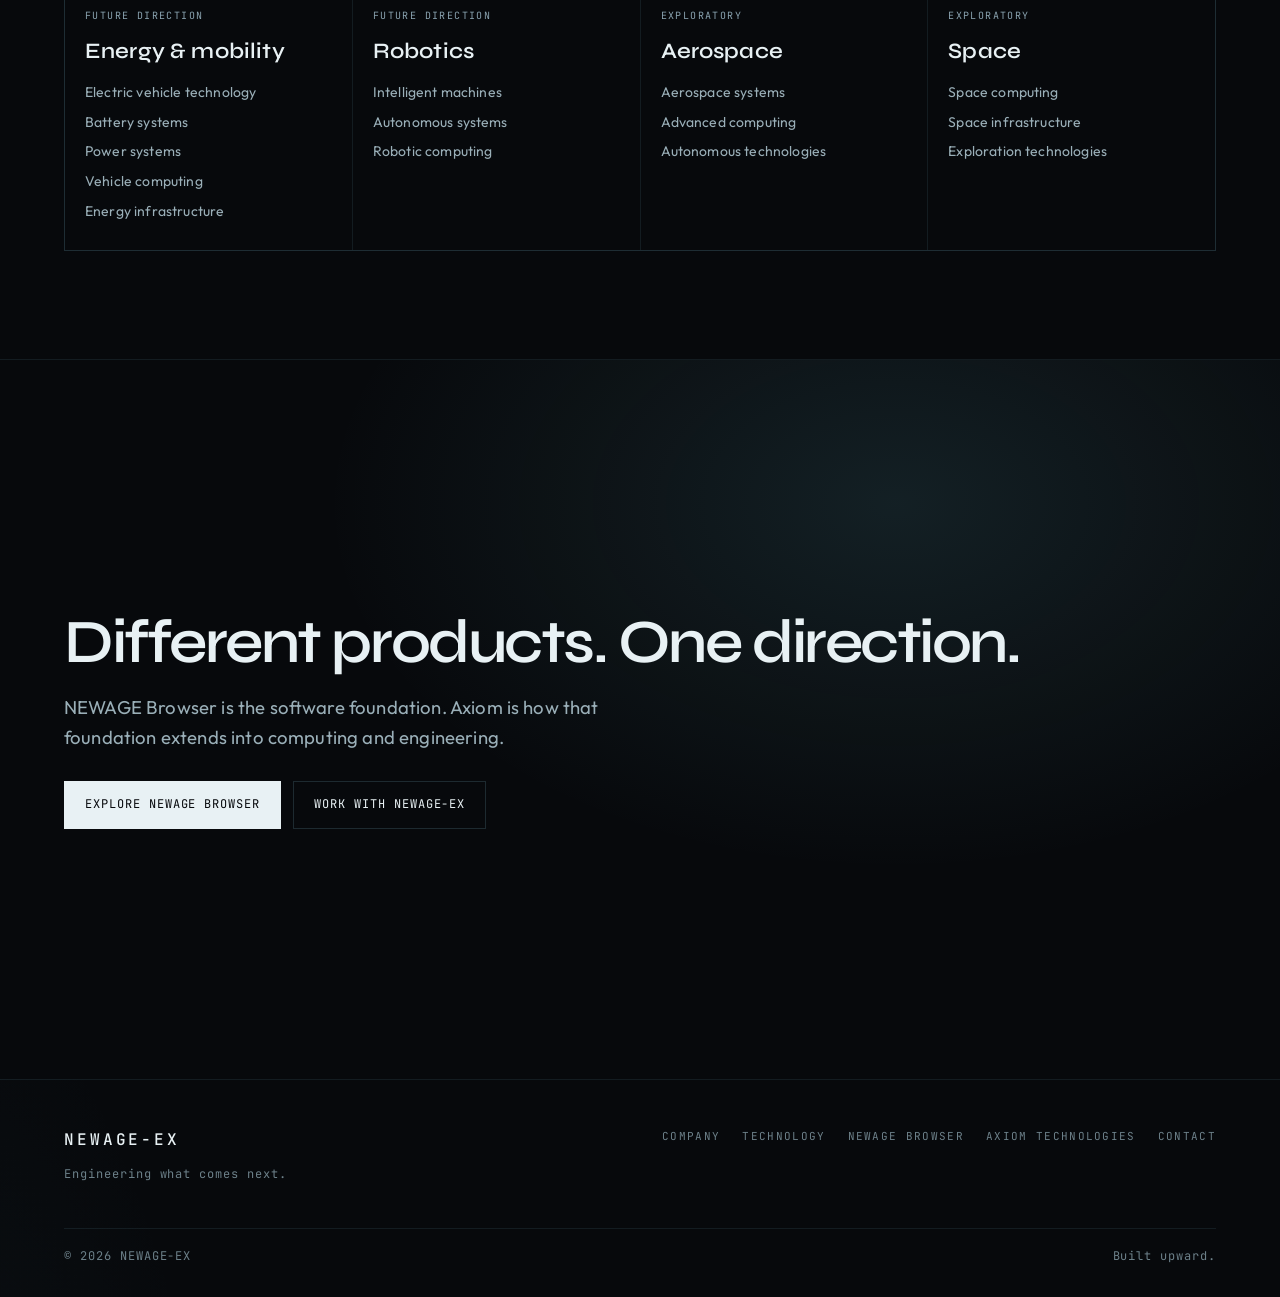
<file: axiom.html>
<!DOCTYPE html>
<html lang="en">
<head>
  <meta charset="UTF-8">
  <meta name="viewport" content="width=device-width, initial-scale=1, viewport-fit=cover">
  <title>Axiom Technologies — NEWAGE-EX</title>
  <meta name="description" content="Axiom Technologies is the advanced technology, infrastructure, hardware and R&D division of NEWAGE-EX. Research direction — not a standalone commercial product.">
  <meta name="theme-color" content="#07090c">
  <link rel="icon" href="./favicon.svg" type="image/svg+xml">
  <link rel="preconnect" href="https://fonts.googleapis.com">
  <link rel="preconnect" href="https://fonts.gstatic.com" crossorigin>
  <link href="https://fonts.googleapis.com/css2?family=JetBrains+Mono:wght@400;500&family=Outfit:wght@300;400;500;600&family=Syne:wght@500;600;700&display=swap" rel="stylesheet">
  <link rel="stylesheet" href="./css/styles.css?v=3">
</head>
<body data-page="axiom">
  <a class="skip" href="#main">Skip to content</a>
  <div class="cursor" aria-hidden="true"></div>
  <div class="grain" aria-hidden="true"></div>
  <header class="nav" id="nav">
    <div class="nav-inner">
      <a class="nav-logo" href="./index.html">
        <svg viewBox="0 0 48 48" width="22" height="22" aria-hidden="true"><rect x="1" y="1" width="46" height="46" fill="none" stroke="currentColor" stroke-width="1"/><path d="M13 36V12h6.2L31.4 28.6V12H35v24h-6.2L17.6 19.4V36z" fill="currentColor"/></svg>
        <span>NEWAGE-EX</span>
      </a>
      <nav class="nav-links" aria-label="Primary">
        <a href="./company.html">Company</a>
        <a href="./technology.html">Technology</a>
        <a href="./browser.html">NEWAGE Browser</a>
        <a href="./axiom.html" aria-current="page">Axiom</a>
        <a href="./contact.html">Contact</a>
      </nav>
      <a class="nav-cta" href="./technology.html">Explore technology</a>
      <button class="nav-toggle" type="button" aria-expanded="false" aria-controls="nav-mobile" aria-label="Open menu"><span></span><span></span></button>
    </div>
    <div class="nav-mobile" id="nav-mobile">
      <a href="./company.html">Company</a>
      <a href="./technology.html">Technology</a>
      <a href="./browser.html">NEWAGE Browser</a>
      <a href="./axiom.html" aria-current="page">Axiom</a>
      <a href="./contact.html">Contact</a>
    </div>
  </header>

  <main id="main">
    <section class="page-hero">
      <div class="wrap">
        <p class="kicker">02 · Advanced technology</p>
        <p class="axiom-label">A division of NEWAGE-EX</p>
        <h1 class="display-1">Axiom Technologies</h1>
        <p class="lede wide">Engineering the systems behind the next generation of computing. Axiom is the advanced technology, infrastructure, hardware and R&amp;D division of NEWAGE-EX — the long-term engineering arm of the company.</p>
      </div>
    </section>

    <section class="section">
      <div class="wrap split">
        <div>
          <p class="kicker">Status</p>
          <h2 class="display-3">Research first.</h2>
        </div>
        <div class="prose">
          <p>Axiom does not yet have a standalone commercial product. Development is being approached progressively — research, supplier relationships, prototyping and technical validation come first.</p>
          <p>It is a division of NEWAGE-EX, not a separate company. An early, exploratory direction includes semiconductors and electronics.</p>
        </div>
      </div>
    </section>

    <section class="section">
      <div class="wrap">
        <p class="kicker">Computing · future direction</p>
        <h2 class="display-2">Computing without the constraints of today.</h2>
        <p class="lede">These are technology areas and research direction, not commercially available products.</p>
        <div class="area-grid">
          <article class="area"><small>R&amp;D / FUTURE</small><h3>AI computing systems</h3></article>
          <article class="area"><small>R&amp;D / FUTURE</small><h3>Private / local compute</h3></article>
          <article class="area"><small>R&amp;D / FUTURE</small><h3>Servers</h3></article>
          <article class="area"><small>R&amp;D / FUTURE</small><h3>High-performance computing</h3></article>
          <article class="area"><small>R&amp;D / FUTURE</small><h3>Edge computing</h3></article>
          <article class="area"><small>R&amp;D / FUTURE</small><h3>Networking</h3></article>
          <article class="area"><small>R&amp;D / FUTURE</small><h3>Storage infrastructure</h3></article>
          <article class="area"><small>COMPUTE LAYER</small><h3>Infrastructure research</h3></article>
        </div>
      </div>
    </section>

    <section class="section">
      <div class="wrap">
        <p class="kicker">Hardware · future direction</p>
        <h2 class="display-2">Purpose-built technology.</h2>
        <div class="area-grid">
          <article class="area"><small>EXPLORATORY</small><h3>Purpose-built computing systems</h3></article>
          <article class="area"><small>EXPLORATORY</small><h3>AI hardware</h3></article>
          <article class="area"><small>EXPLORATORY</small><h3>Intelligent devices</h3></article>
          <article class="area"><small>EXPLORATORY</small><h3>Specialized computing platforms</h3></article>
          <article class="area"><small>EXPLORATORY</small><h3>Embedded systems</h3></article>
          <article class="area"><small>EXPLORATORY</small><h3>Semiconductors &amp; electronics</h3></article>
        </div>
        <div class="hardware-stage" aria-hidden="true">
          <svg viewBox="0 0 1200 280" preserveAspectRatio="xMidYMid slice">
            <g fill="none" stroke="#b7aa94" stroke-opacity=".5" stroke-width="1">
              <rect x="90" y="64" width="240" height="152"/>
              <rect x="122" y="92" width="176" height="96"/>
              <path d="M330 140 H470"/>
              <rect x="470" y="48" width="300" height="184"/>
              <path d="M510 88 H730 M510 140 H730 M510 192 H730"/>
              <path d="M770 140 H900"/>
              <polygon points="900,64 1100,64 1140,140 1100,216 900,216"/>
            </g>
          </svg>
          <div class="hw-note">PRECISION ENGINEERING · CONCEPTUAL</div>
        </div>
      </div>
    </section>

    <section class="section">
      <div class="wrap">
        <p class="kicker">Long-term R&amp;D</p>
        <h2 class="display-2">Beyond computing.</h2>
        <p class="lede wide">As the company's capabilities deepen, NEWAGE-EX may extend its research toward increasingly complex physical systems. Clearly labeled as future direction — not existing products.</p>
        <div class="horizon-groups">
          <article class="hz">
            <span class="tag">Future direction</span>
            <h3>Energy &amp; mobility</h3>
            <ul>
              <li>Electric vehicle technology</li>
              <li>Battery systems</li>
              <li>Power systems</li>
              <li>Vehicle computing</li>
              <li>Energy infrastructure</li>
            </ul>
          </article>
          <article class="hz">
            <span class="tag">Future direction</span>
            <h3>Robotics</h3>
            <ul>
              <li>Intelligent machines</li>
              <li>Autonomous systems</li>
              <li>Robotic computing</li>
            </ul>
          </article>
          <article class="hz">
            <span class="tag">Exploratory</span>
            <h3>Aerospace</h3>
            <ul>
              <li>Aerospace systems</li>
              <li>Advanced computing</li>
              <li>Autonomous technologies</li>
            </ul>
          </article>
          <article class="hz">
            <span class="tag">Exploratory</span>
            <h3>Space</h3>
            <ul>
              <li>Space computing</li>
              <li>Space infrastructure</li>
              <li>Exploration technologies</li>
            </ul>
          </article>
        </div>
      </div>
    </section>

    <section class="section close">
      <div class="wrap">
        <h2 class="display-2">Different products. One direction.</h2>
        <p class="lede">NEWAGE Browser is the software foundation. Axiom is how that foundation extends into computing and engineering.</p>
        <div class="actions">
          <a class="btn" href="./browser.html">Explore NEWAGE Browser</a>
          <a class="btn-ghost" href="./contact.html">Work with NEWAGE-EX</a>
        </div>
      </div>
    </section>
  </main>

  <footer class="footer">
    <div class="wrap">
      <div class="footer-top">
        <div>
          <strong>NEWAGE-EX</strong>
          <p class="mono">Engineering what comes next.</p>
        </div>
        <nav class="footer-links" aria-label="Footer">
          <a href="./company.html">Company</a>
          <a href="./technology.html">Technology</a>
          <a href="./browser.html">NEWAGE Browser</a>
          <a href="./axiom.html">Axiom Technologies</a>
          <a href="./contact.html">Contact</a>
        </nav>
      </div>
      <div class="footer-bottom">
        <span class="mono">© 2026 NEWAGE-EX</span>
        <span class="mono">Built upward.</span>
      </div>
    </div>
  </footer>
  <script src="./js/main.js"></script>
</body>
</html>
</file>
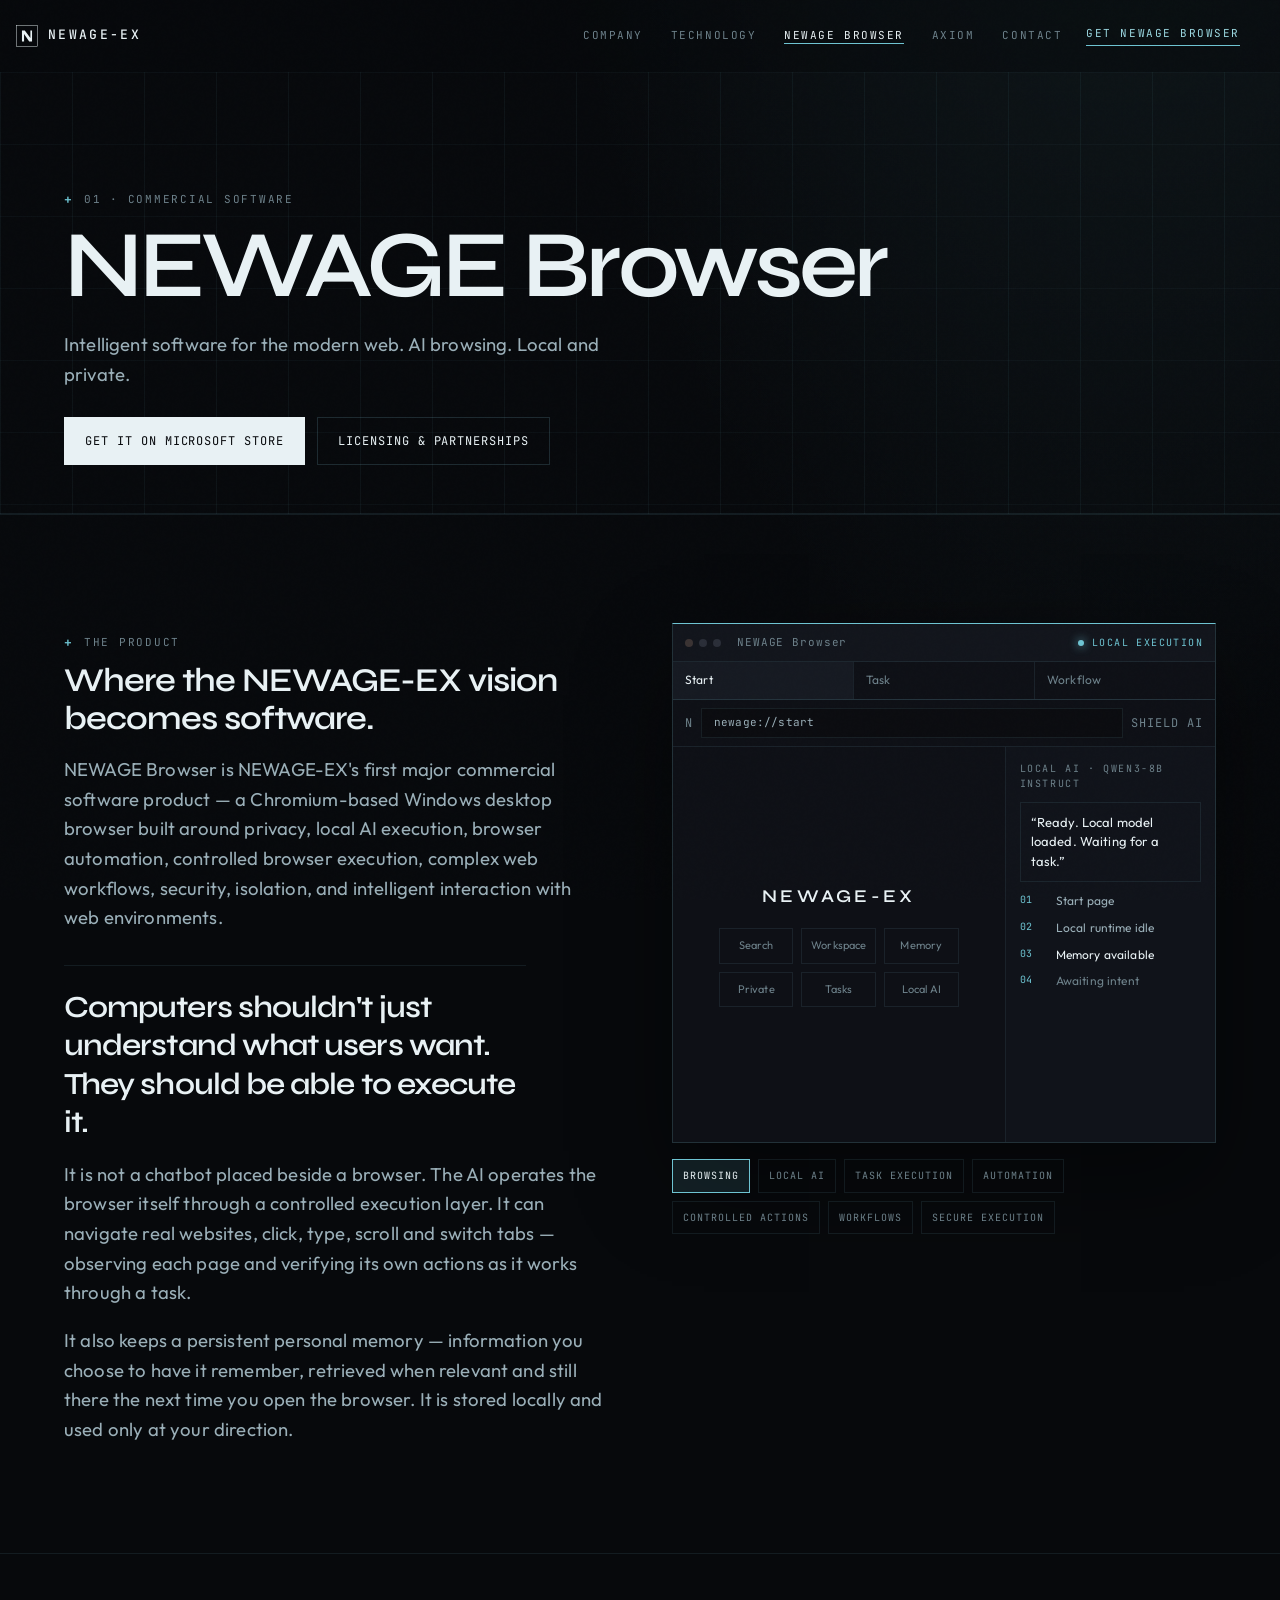
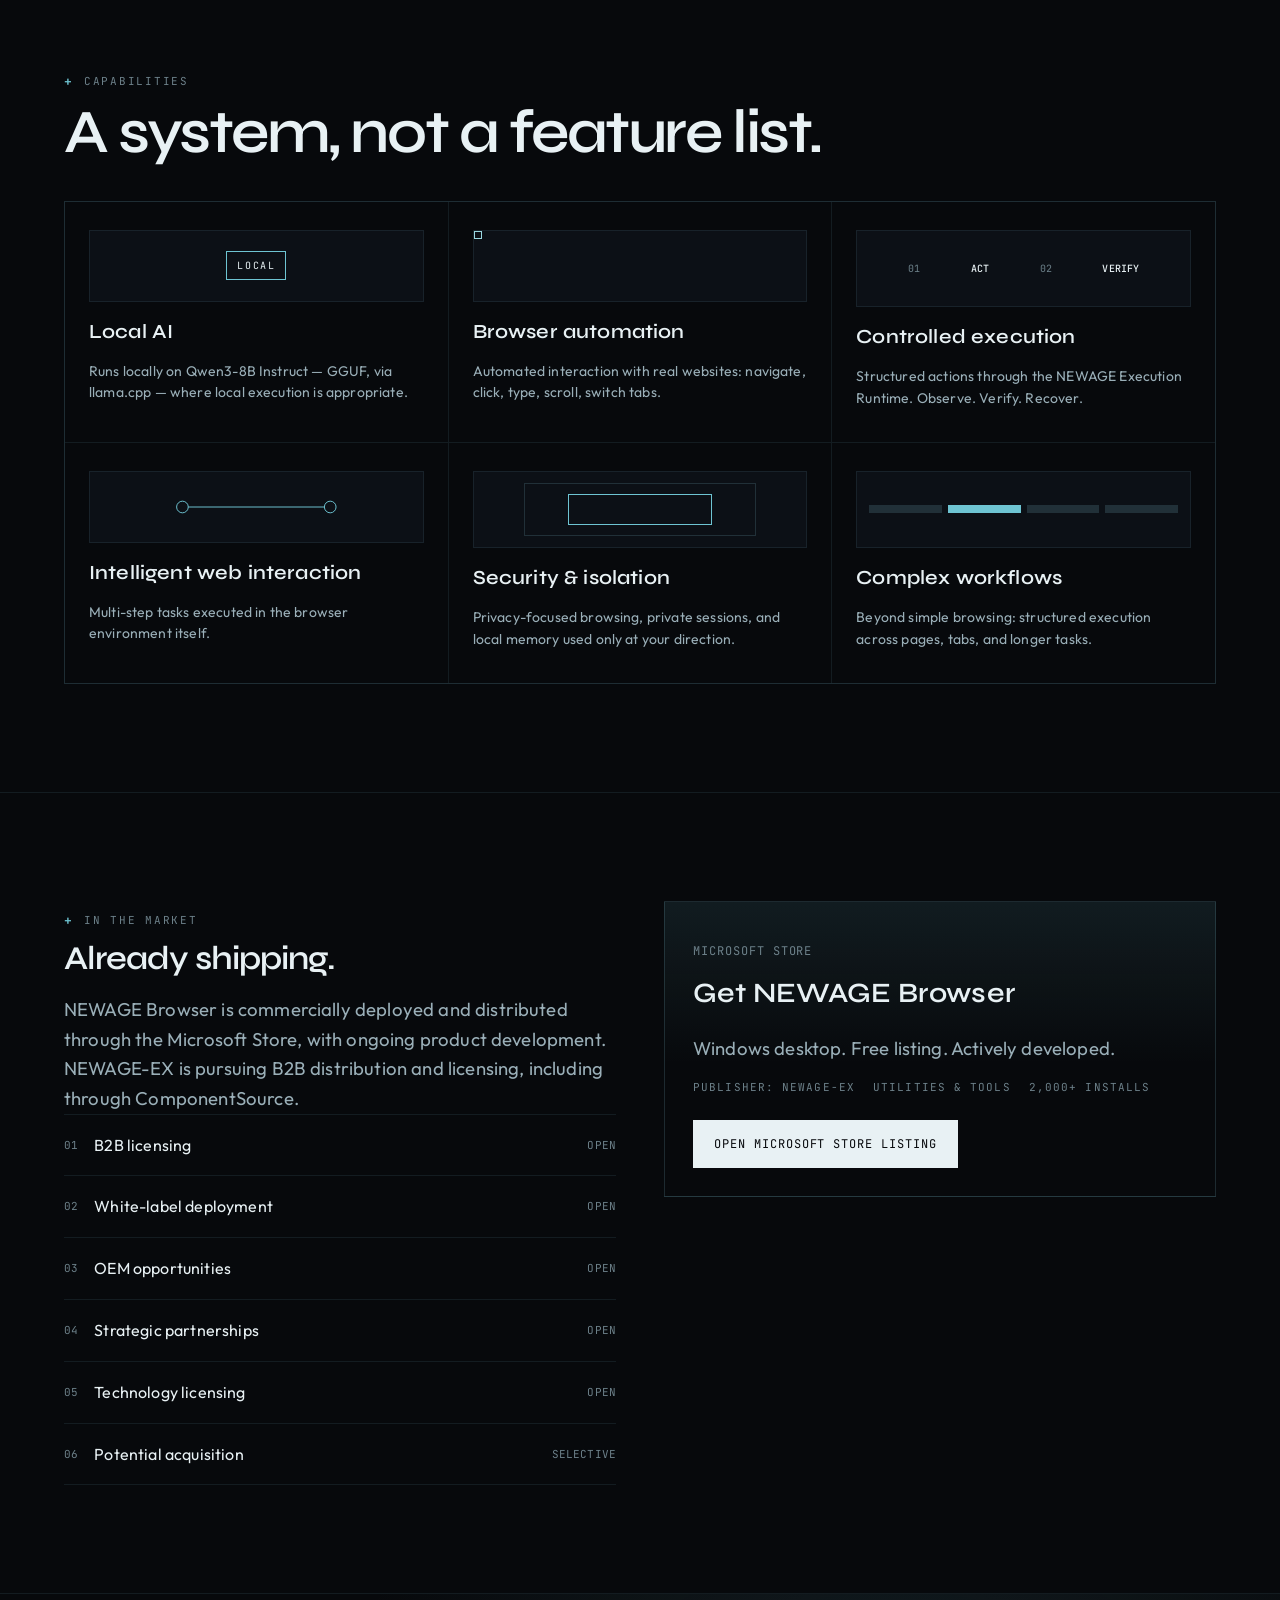
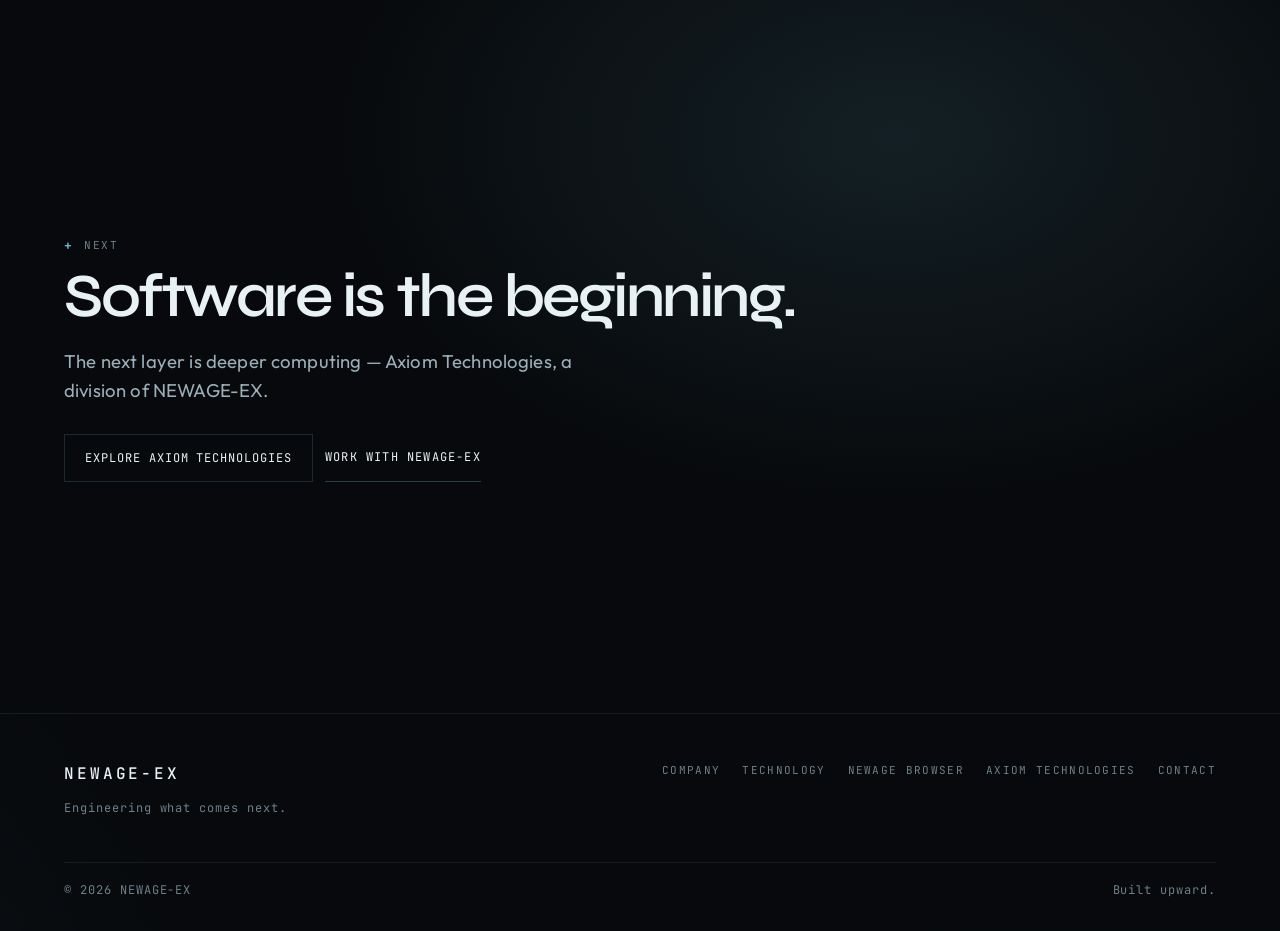
<file: browser.html>
<!DOCTYPE html>
<html lang="en">
<head>
  <meta charset="UTF-8">
  <meta name="viewport" content="width=device-width, initial-scale=1, viewport-fit=cover">
  <title>NEWAGE Browser — NEWAGE-EX</title>
  <meta name="description" content="NEWAGE Browser is NEWAGE-EX’s commercial Chromium-based Windows browser — privacy-focused, with local AI, browser automation, and controlled execution. Available on the Microsoft Store.">
  <meta name="theme-color" content="#07090c">
  <link rel="icon" href="./favicon.svg" type="image/svg+xml">
  <link rel="preconnect" href="https://fonts.googleapis.com">
  <link rel="preconnect" href="https://fonts.gstatic.com" crossorigin>
  <link href="https://fonts.googleapis.com/css2?family=JetBrains+Mono:wght@400;500&family=Outfit:wght@300;400;500;600&family=Syne:wght@500;600;700&display=swap" rel="stylesheet">
  <link rel="stylesheet" href="./css/styles.css?v=3">
</head>
<body data-page="browser">
  <a class="skip" href="#main">Skip to content</a>
  <div class="cursor" aria-hidden="true"></div>
  <div class="grain" aria-hidden="true"></div>
  <header class="nav" id="nav">
    <div class="nav-inner">
      <a class="nav-logo" href="./index.html">
        <svg viewBox="0 0 48 48" width="22" height="22" aria-hidden="true"><rect x="1" y="1" width="46" height="46" fill="none" stroke="currentColor" stroke-width="1"/><path d="M13 36V12h6.2L31.4 28.6V12H35v24h-6.2L17.6 19.4V36z" fill="currentColor"/></svg>
        <span>NEWAGE-EX</span>
      </a>
      <nav class="nav-links" aria-label="Primary">
        <a href="./company.html">Company</a>
        <a href="./technology.html">Technology</a>
        <a href="./browser.html" aria-current="page">NEWAGE Browser</a>
        <a href="./axiom.html">Axiom</a>
        <a href="./contact.html">Contact</a>
      </nav>
      <a class="nav-cta" href="https://apps.microsoft.com/detail/9pnz371rzgqr?hl=en-US&amp;gl=AE" target="_blank" rel="noopener">Get NEWAGE Browser</a>
      <button class="nav-toggle" type="button" aria-expanded="false" aria-controls="nav-mobile" aria-label="Open menu"><span></span><span></span></button>
    </div>
    <div class="nav-mobile" id="nav-mobile">
      <a href="./company.html">Company</a>
      <a href="./technology.html">Technology</a>
      <a href="./browser.html" aria-current="page">NEWAGE Browser</a>
      <a href="./axiom.html">Axiom</a>
      <a href="./contact.html">Contact</a>
      <a href="https://apps.microsoft.com/detail/9pnz371rzgqr?hl=en-US&amp;gl=AE" target="_blank" rel="noopener">Get NEWAGE Browser</a>
    </div>
  </header>

  <main id="main">
    <section class="page-hero">
      <div class="wrap">
        <p class="kicker">01 · Commercial software</p>
        <h1 class="display-1">NEWAGE Browser</h1>
        <p class="lede">Intelligent software for the modern web. AI browsing. Local and private.</p>
        <div class="actions">
          <a class="btn" href="https://apps.microsoft.com/detail/9pnz371rzgqr?hl=en-US&amp;gl=AE" target="_blank" rel="noopener">Get it on Microsoft Store</a>
          <a class="btn-ghost" href="./contact.html">Licensing &amp; partnerships</a>
        </div>
      </div>
    </section>

    <section class="section">
      <div class="wrap product-top">
        <div>
          <p class="kicker">The product</p>
          <h2 class="display-3">Where the NEWAGE-EX vision becomes software.</h2>
          <p class="lede">NEWAGE Browser is NEWAGE-EX's first major commercial software product — a Chromium-based Windows desktop browser built around privacy, local AI execution, browser automation, controlled browser execution, complex web workflows, security, isolation, and intelligent interaction with web environments.</p>
          <blockquote class="quote">Computers shouldn't just understand what users want. They should be able to execute it.</blockquote>
          <p class="lede">It is not a chatbot placed beside a browser. The AI operates the browser itself through a controlled execution layer. It can navigate real websites, click, type, scroll and switch tabs — observing each page and verifying its own actions as it works through a task.</p>
          <p class="lede">It also keeps a persistent personal memory — information you choose to have it remember, retrieved when relevant and still there the next time you open the browser. It is stored locally and used only at your direction.</p>
        </div>
        <div>
          <div class="nb" data-nb data-state="browse">
            <div class="nb-bar">
              <div class="nb-dots" aria-hidden="true"><i></i><i></i><i></i></div>
              <div class="nb-title">NEWAGE Browser</div>
              <div class="nb-live">LOCAL EXECUTION</div>
            </div>
            <div class="nb-tabs">
              <div class="nb-tab is-on" data-tab>Start</div>
              <div class="nb-tab" data-tab>Task</div>
              <div class="nb-tab" data-tab>Workflow</div>
            </div>
            <div class="nb-url">
              <span class="mono">N</span>
              <div class="addr" data-url>newage://start</div>
              <span class="mono">SHIELD</span>
              <span class="mono">AI</span>
            </div>
            <div class="nb-body">
              <div class="nb-page">
                <div class="cursor-dot" aria-hidden="true"></div>
                <div class="nb-start" data-view="start">
                  <strong>NEWAGE-EX</strong>
                  <div class="nb-links"><span>Search</span><span>Workspace</span><span>Memory</span><span>Private</span><span>Tasks</span><span>Local AI</span></div>
                </div>
                <div class="page-doc" data-view="doc" hidden>
                  <h3 data-doc-title>Controlled environment</h3>
                  <p data-doc-copy>The execution layer observes page state, issues structured actions, and verifies each step before continuing.</p>
                  <div class="ghost"></div><div class="ghost"></div><div class="ghost"></div>
                </div>
              </div>
              <aside class="nb-ai">
                <div class="pane">LOCAL AI · QWEN3-8B INSTRUCT</div>
                <blockquote data-prompt>“Complete the workflow. Navigate, extract, and confirm before continuing.”</blockquote>
                <ul class="nb-log" data-log>
                  <li class="is-done"><span>01</span> Goal received</li>
                  <li class="is-done"><span>02</span> Page observed</li>
                  <li class="is-live"><span>03</span> Action verified</li>
                  <li><span>04</span> Continue</li>
                </ul>
              </aside>
            </div>
          </div>
          <div class="nb-states" role="tablist" aria-label="Browser conceptual states">
            <button type="button" class="is-on" data-nb-state="browse">Browsing</button>
            <button type="button" data-nb-state="local">Local AI</button>
            <button type="button" data-nb-state="execute">Task execution</button>
            <button type="button" data-nb-state="auto">Automation</button>
            <button type="button" data-nb-state="control">Controlled actions</button>
            <button type="button" data-nb-state="workflow">Workflows</button>
            <button type="button" data-nb-state="secure">Secure execution</button>
          </div>
        </div>
      </div>
    </section>

    <section class="section">
      <div class="wrap">
        <p class="kicker">Capabilities</p>
        <h2 class="display-2">A system, not a feature list.</h2>
        <div class="caps-grid" style="margin-top:36px">
          <article class="cap">
            <div class="viz viz-local"><span>LOCAL</span></div>
            <h3>Local AI</h3>
            <p>Runs locally on Qwen3-8B Instruct — GGUF, via llama.cpp — where local execution is appropriate.</p>
          </article>
          <article class="cap">
            <div class="viz viz-auto"><i></i></div>
            <h3>Browser automation</h3>
            <p>Automated interaction with real websites: navigate, click, type, scroll, switch tabs.</p>
          </article>
          <article class="cap">
            <div class="viz viz-ctrl"><span>01</span><b>ACT</b><span>02</span><b>VERIFY</b></div>
            <h3>Controlled execution</h3>
            <p>Structured actions through the NEWAGE Execution Runtime. Observe. Verify. Recover.</p>
          </article>
          <article class="cap">
            <div class="viz viz-web" aria-hidden="true">
              <svg viewBox="0 0 200 72"><line x1="24" y1="36" x2="176" y2="36" stroke="#6ec4d2"/><circle cx="24" cy="36" r="6" fill="#0c1016" stroke="#6ec4d2"/><circle cx="176" cy="36" r="6" fill="#0c1016" stroke="#6ec4d2"/></svg>
            </div>
            <h3>Intelligent web interaction</h3>
            <p>Multi-step tasks executed in the browser environment itself.</p>
          </article>
          <article class="cap">
            <div class="viz viz-sec"><span><span></span></span></div>
            <h3>Security &amp; isolation</h3>
            <p>Privacy-focused browsing, private sessions, and local memory used only at your direction.</p>
          </article>
          <article class="cap">
            <div class="viz viz-flow" aria-hidden="true"><i></i><i></i><i></i><i></i></div>
            <h3>Complex workflows</h3>
            <p>Beyond simple browsing: structured execution across pages, tabs, and longer tasks.</p>
          </article>
        </div>
      </div>
    </section>

    <section class="section">
      <div class="wrap market-grid">
        <div>
          <p class="kicker">In the market</p>
          <h2 class="display-3">Already shipping.</h2>
          <p class="lede">NEWAGE Browser is commercially deployed and distributed through the Microsoft Store, with ongoing product development. NEWAGE-EX is pursuing B2B distribution and licensing, including through ComponentSource.</p>
          <div class="path-list">
            <div><span>01</span>B2B licensing<span>OPEN</span></div>
            <div><span>02</span>White-label deployment<span>OPEN</span></div>
            <div><span>03</span>OEM opportunities<span>OPEN</span></div>
            <div><span>04</span>Strategic partnerships<span>OPEN</span></div>
            <div><span>05</span>Technology licensing<span>OPEN</span></div>
            <div><span>06</span>Potential acquisition<span>SELECTIVE</span></div>
          </div>
        </div>
        <aside class="store-panel">
          <p class="mono">MICROSOFT STORE</p>
          <h3>Get NEWAGE Browser</h3>
          <p class="lede">Windows desktop. Free listing. Actively developed.</p>
          <div class="store-meta">
            <span>Publisher: NEWAGE-EX</span>
            <span>Utilities &amp; tools</span>
            <span>2,000+ installs</span>
          </div>
          <a class="btn" href="https://apps.microsoft.com/detail/9pnz371rzgqr?hl=en-US&amp;gl=AE" target="_blank" rel="noopener">Open Microsoft Store listing</a>
        </aside>
      </div>
    </section>

    <section class="section close">
      <div class="wrap">
        <p class="kicker">Next</p>
        <h2 class="display-2">Software is the beginning.</h2>
        <p class="lede">The next layer is deeper computing — Axiom Technologies, a division of NEWAGE-EX.</p>
        <div class="actions">
          <a class="btn-ghost" href="./axiom.html">Explore Axiom Technologies</a>
          <a class="btn-text" href="./contact.html">Work with NEWAGE-EX</a>
        </div>
      </div>
    </section>
  </main>

  <footer class="footer">
    <div class="wrap">
      <div class="footer-top">
        <div>
          <strong>NEWAGE-EX</strong>
          <p class="mono">Engineering what comes next.</p>
        </div>
        <nav class="footer-links" aria-label="Footer">
          <a href="./company.html">Company</a>
          <a href="./technology.html">Technology</a>
          <a href="./browser.html">NEWAGE Browser</a>
          <a href="./axiom.html">Axiom Technologies</a>
          <a href="./contact.html">Contact</a>
        </nav>
      </div>
      <div class="footer-bottom">
        <span class="mono">© 2026 NEWAGE-EX</span>
        <span class="mono">Built upward.</span>
      </div>
    </div>
  </footer>
  <script src="./js/main.js"></script>
</body>
</html>
</file>
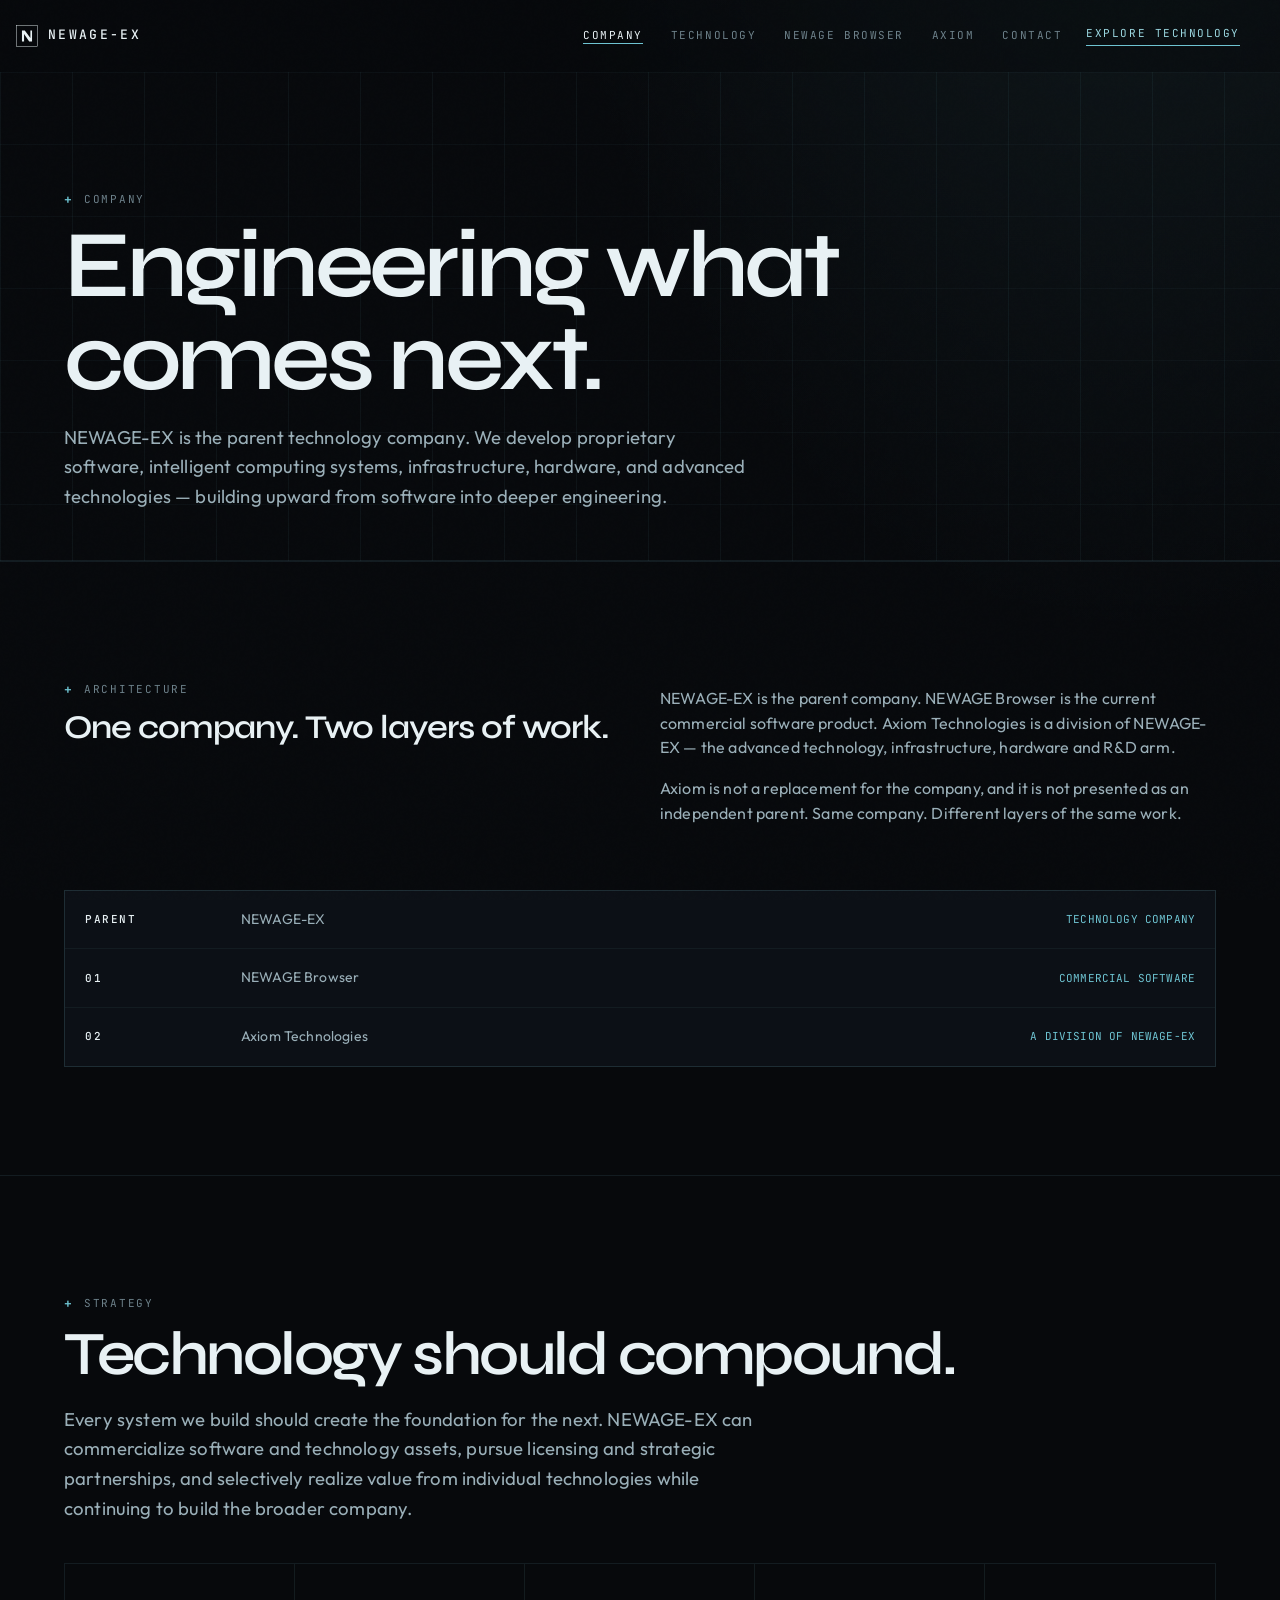
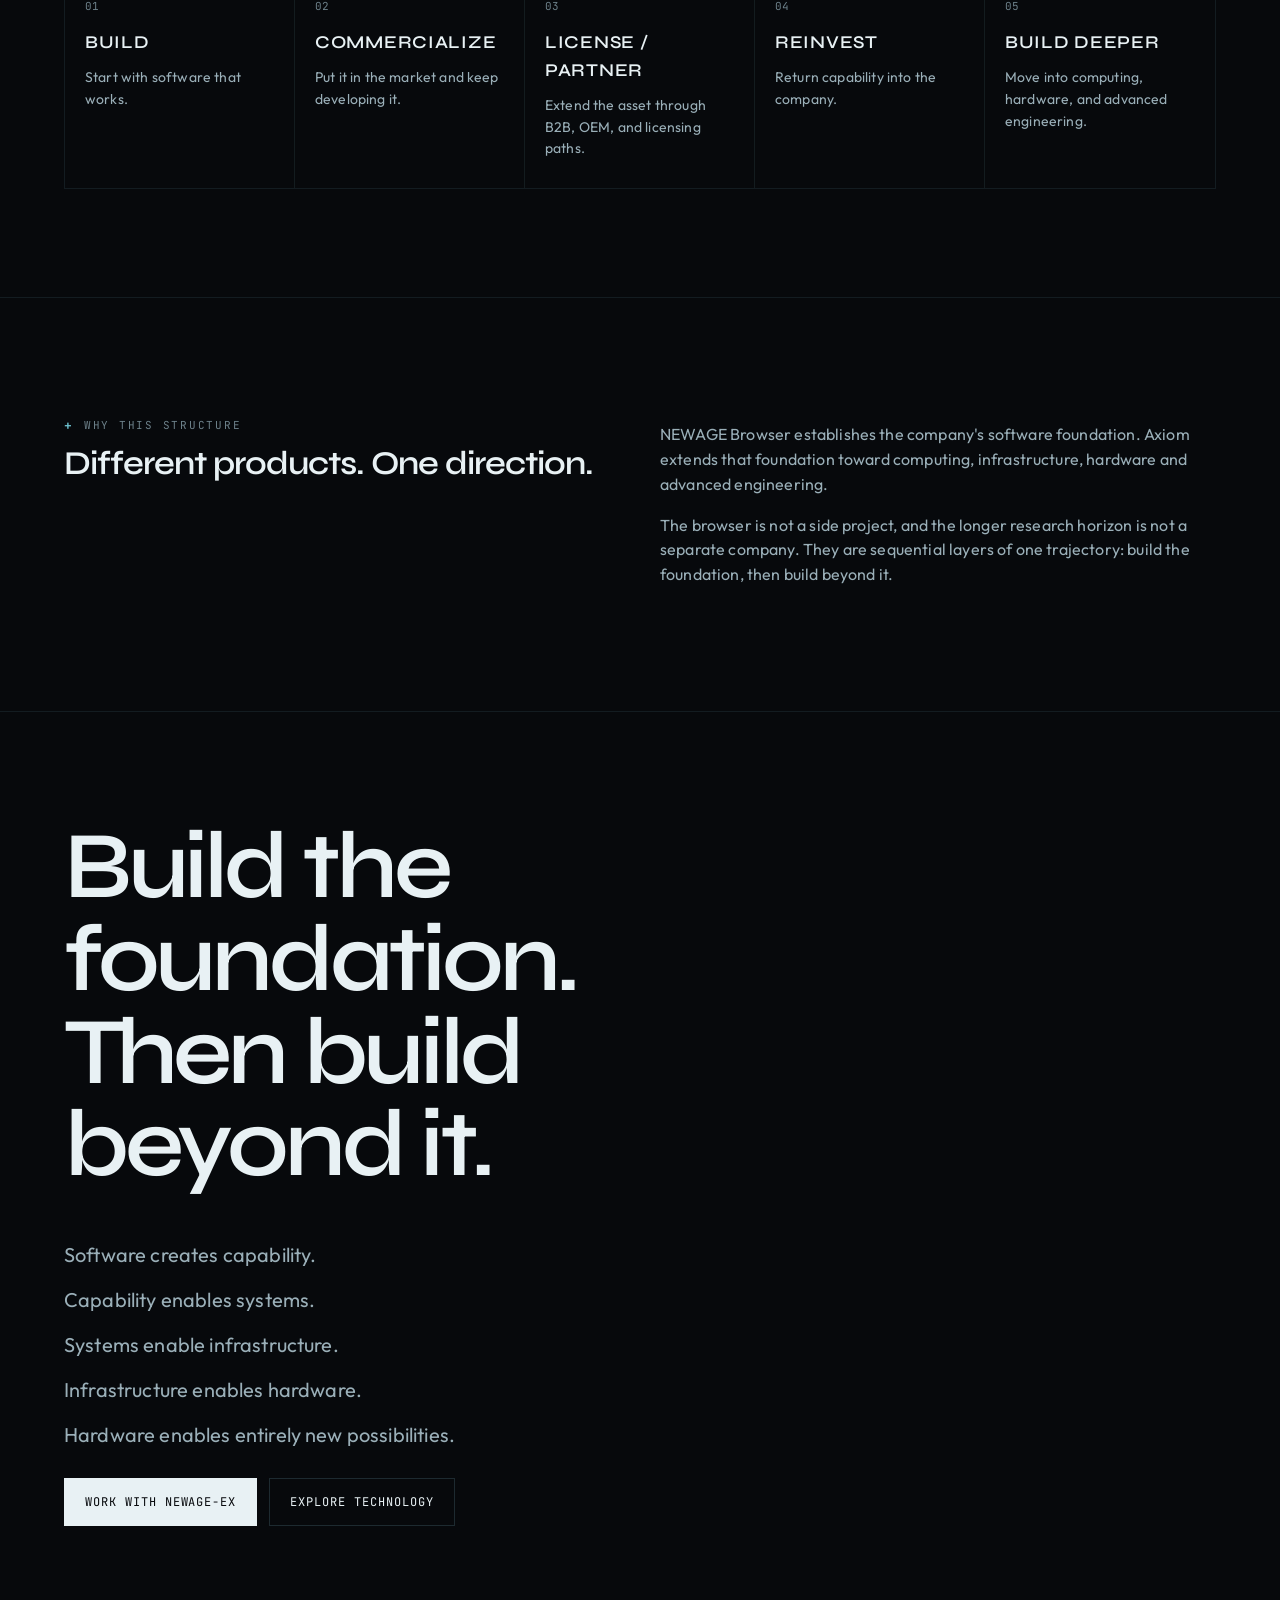
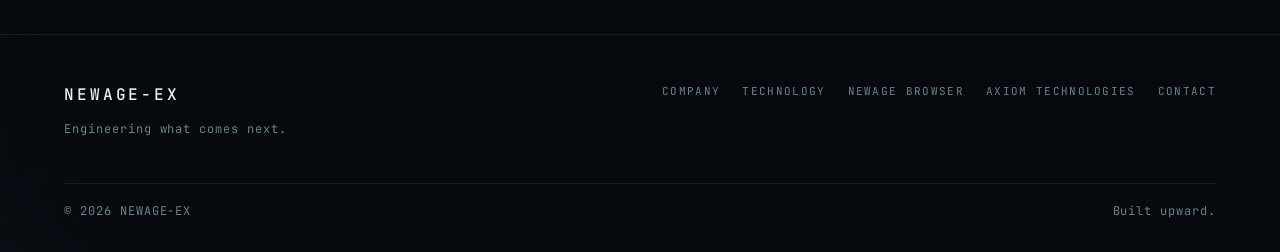
<file: company.html>
<!DOCTYPE html>
<html lang="en">
<head>
  <meta charset="UTF-8">
  <meta name="viewport" content="width=device-width, initial-scale=1, viewport-fit=cover">
  <title>Company — NEWAGE-EX</title>
  <meta name="description" content="NEWAGE-EX is the parent technology company behind NEWAGE Browser and Axiom Technologies. We build from software toward deeper computing and engineering.">
  <meta name="theme-color" content="#07090c">
  <link rel="icon" href="./favicon.svg" type="image/svg+xml">
  <link rel="preconnect" href="https://fonts.googleapis.com">
  <link rel="preconnect" href="https://fonts.gstatic.com" crossorigin>
  <link href="https://fonts.googleapis.com/css2?family=JetBrains+Mono:wght@400;500&family=Outfit:wght@300;400;500;600&family=Syne:wght@500;600;700&display=swap" rel="stylesheet">
  <link rel="stylesheet" href="./css/styles.css?v=3">
</head>
<body data-page="company">
  <a class="skip" href="#main">Skip to content</a>
  <div class="cursor" aria-hidden="true"></div>
  <div class="grain" aria-hidden="true"></div>
  <header class="nav" id="nav">
    <div class="nav-inner">
      <a class="nav-logo" href="./index.html">
        <svg viewBox="0 0 48 48" width="22" height="22" aria-hidden="true"><rect x="1" y="1" width="46" height="46" fill="none" stroke="currentColor" stroke-width="1"/><path d="M13 36V12h6.2L31.4 28.6V12H35v24h-6.2L17.6 19.4V36z" fill="currentColor"/></svg>
        <span>NEWAGE-EX</span>
      </a>
      <nav class="nav-links" aria-label="Primary">
        <a href="./company.html" aria-current="page">Company</a>
        <a href="./technology.html">Technology</a>
        <a href="./browser.html">NEWAGE Browser</a>
        <a href="./axiom.html">Axiom</a>
        <a href="./contact.html">Contact</a>
      </nav>
      <a class="nav-cta" href="./technology.html">Explore technology</a>
      <button class="nav-toggle" type="button" aria-expanded="false" aria-controls="nav-mobile" aria-label="Open menu"><span></span><span></span></button>
    </div>
    <div class="nav-mobile" id="nav-mobile">
      <a href="./company.html" aria-current="page">Company</a>
      <a href="./technology.html">Technology</a>
      <a href="./browser.html">NEWAGE Browser</a>
      <a href="./axiom.html">Axiom</a>
      <a href="./contact.html">Contact</a>
      <a href="./technology.html">Explore technology</a>
    </div>
  </header>

  <main id="main">
    <section class="page-hero">
      <div class="wrap">
        <p class="kicker">Company</p>
        <h1 class="display-1">Engineering what comes next.</h1>
        <p class="lede wide">NEWAGE-EX is the parent technology company. We develop proprietary software, intelligent computing systems, infrastructure, hardware, and advanced technologies — building upward from software into deeper engineering.</p>
      </div>
    </section>

    <section class="section">
      <div class="wrap split">
        <div>
          <p class="kicker">Architecture</p>
          <h2 class="display-3">One company. Two layers of work.</h2>
        </div>
        <div class="prose">
          <p>NEWAGE-EX is the parent company. NEWAGE Browser is the current commercial software product. Axiom Technologies is a division of NEWAGE-EX — the advanced technology, infrastructure, hardware and R&amp;D arm.</p>
          <p>Axiom is not a replacement for the company, and it is not presented as an independent parent. Same company. Different layers of the same work.</p>
        </div>
      </div>
      <div class="wrap" style="margin-top:48px">
        <div class="who-arch" role="list">
          <div class="who-row" role="listitem"><b>PARENT</b><span>NEWAGE-EX</span><i>TECHNOLOGY COMPANY</i></div>
          <div class="who-row" role="listitem"><b>01</b><span>NEWAGE Browser</span><i>COMMERCIAL SOFTWARE</i></div>
          <div class="who-row" role="listitem"><b>02</b><span>Axiom Technologies</span><i>A DIVISION OF NEWAGE-EX</i></div>
        </div>
      </div>
    </section>

    <section class="section">
      <div class="wrap">
        <p class="kicker">Strategy</p>
        <h2 class="display-2">Technology should compound.</h2>
        <p class="lede wide">Every system we build should create the foundation for the next. NEWAGE-EX can commercialize software and technology assets, pursue licensing and strategic partnerships, and selectively realize value from individual technologies while continuing to build the broader company.</p>
        <div class="flow">
          <article class="flow-step"><span>01</span><h3>BUILD</h3><p>Start with software that works.</p></article>
          <article class="flow-step"><span>02</span><h3>COMMERCIALIZE</h3><p>Put it in the market and keep developing it.</p></article>
          <article class="flow-step"><span>03</span><h3>LICENSE / PARTNER</h3><p>Extend the asset through B2B, OEM, and licensing paths.</p></article>
          <article class="flow-step"><span>04</span><h3>REINVEST</h3><p>Return capability into the company.</p></article>
          <article class="flow-step"><span>05</span><h3>BUILD DEEPER</h3><p>Move into computing, hardware, and advanced engineering.</p></article>
        </div>
      </div>
    </section>

    <section class="section">
      <div class="wrap split">
        <div>
          <p class="kicker">Why this structure</p>
          <h2 class="display-3">Different products. One direction.</h2>
        </div>
        <div class="prose">
          <p>NEWAGE Browser establishes the company's software foundation. Axiom extends that foundation toward computing, infrastructure, hardware and advanced engineering.</p>
          <p>The browser is not a side project, and the longer research horizon is not a separate company. They are sequential layers of one trajectory: build the foundation, then build beyond it.</p>
        </div>
      </div>
    </section>

    <section class="section philosophy">
      <div class="wrap">
        <h2 class="display-1">Build the foundation.<br>Then build beyond it.</h2>
        <div class="phil-seq">
          <p>Software creates capability.</p>
          <p>Capability enables systems.</p>
          <p>Systems enable infrastructure.</p>
          <p>Infrastructure enables hardware.</p>
          <p>Hardware enables entirely new possibilities.</p>
        </div>
        <div class="actions">
          <a class="btn" href="./contact.html">Work with NEWAGE-EX</a>
          <a class="btn-ghost" href="./technology.html">Explore technology</a>
        </div>
      </div>
    </section>
  </main>

  <footer class="footer">
    <div class="wrap">
      <div class="footer-top">
        <div>
          <strong>NEWAGE-EX</strong>
          <p class="mono">Engineering what comes next.</p>
        </div>
        <nav class="footer-links" aria-label="Footer">
          <a href="./company.html">Company</a>
          <a href="./technology.html">Technology</a>
          <a href="./browser.html">NEWAGE Browser</a>
          <a href="./axiom.html">Axiom Technologies</a>
          <a href="./contact.html">Contact</a>
        </nav>
      </div>
      <div class="footer-bottom">
        <span class="mono">© 2026 NEWAGE-EX</span>
        <span class="mono">Built upward.</span>
      </div>
    </div>
  </footer>
  <script src="./js/main.js"></script>
</body>
</html>
</file>
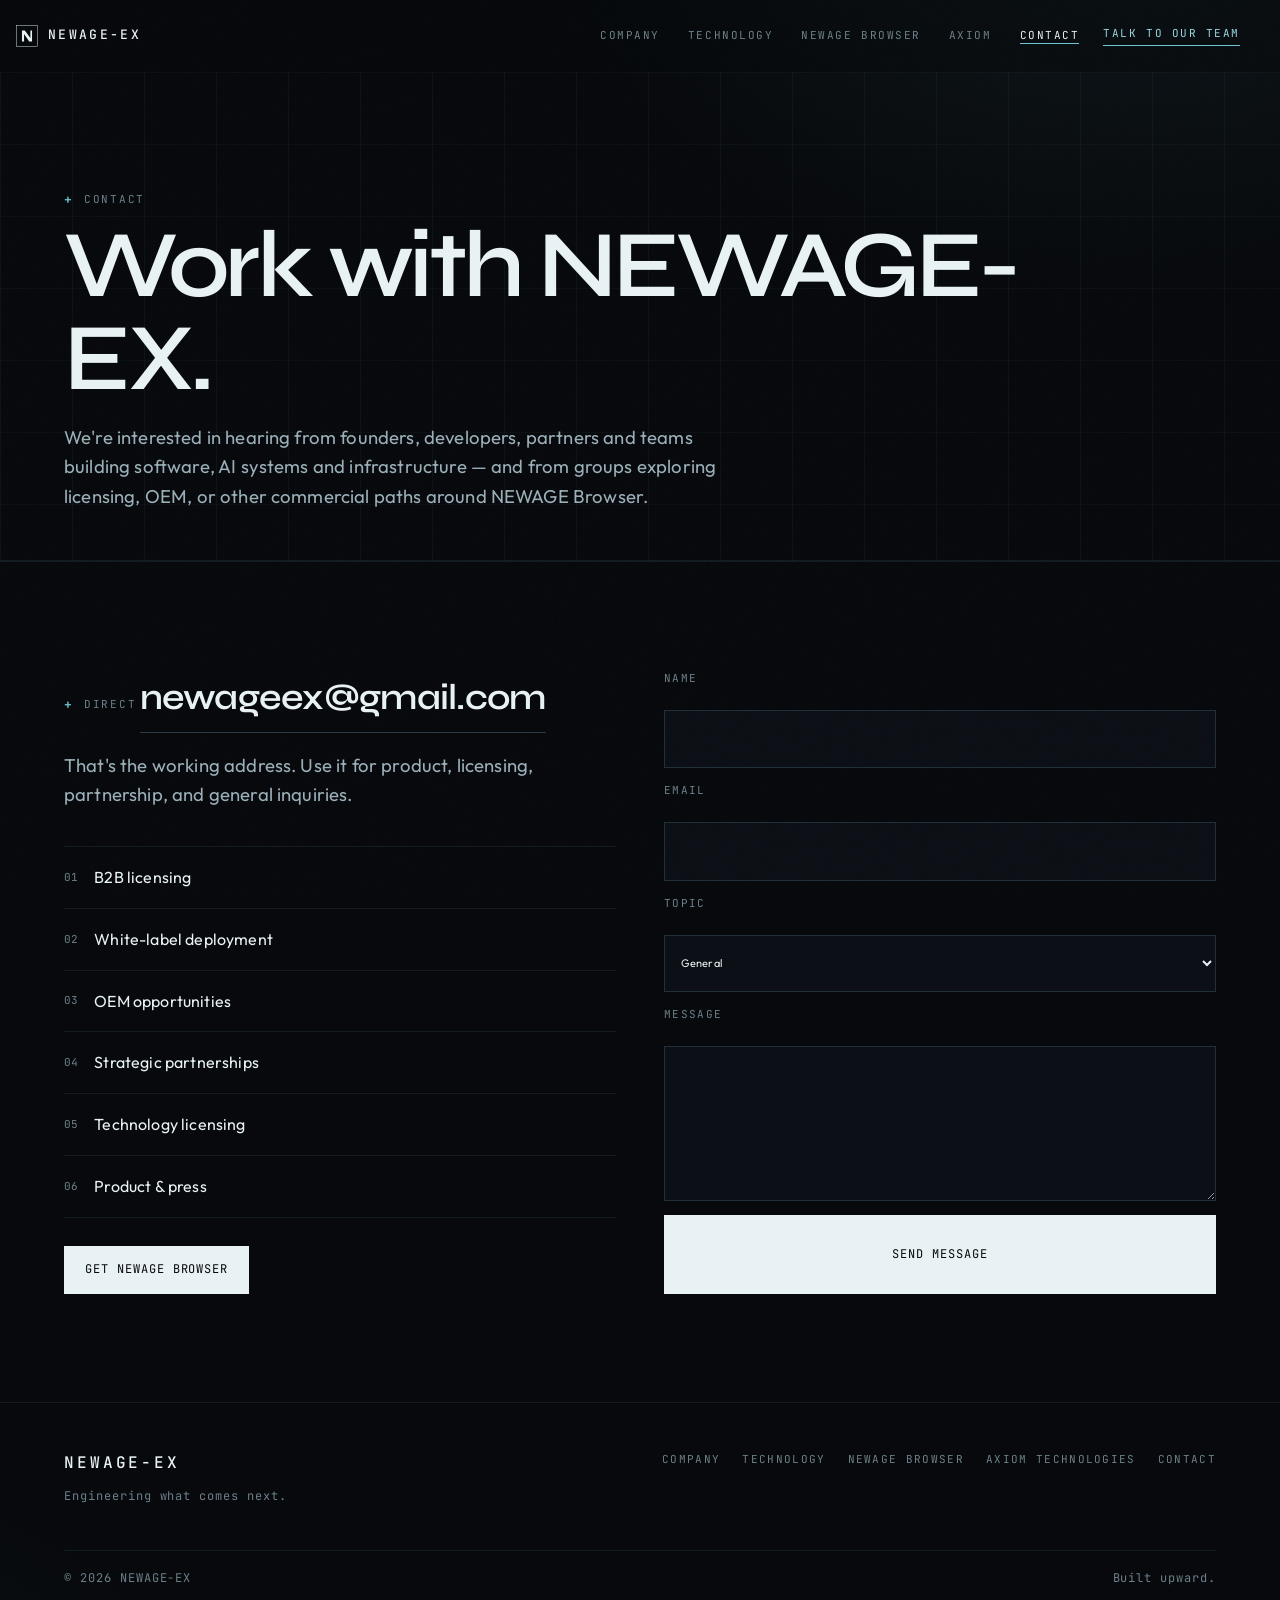
<file: contact.html>
<!DOCTYPE html>
<html lang="en">
<head>
  <meta charset="UTF-8">
  <meta name="viewport" content="width=device-width, initial-scale=1, viewport-fit=cover">
  <title>Contact — NEWAGE-EX</title>
  <meta name="description" content="Work with NEWAGE-EX — licensing, partnerships, OEM, and product inquiries. Email newageex@gmail.com.">
  <meta name="theme-color" content="#07090c">
  <link rel="icon" href="./favicon.svg" type="image/svg+xml">
  <link rel="preconnect" href="https://fonts.googleapis.com">
  <link rel="preconnect" href="https://fonts.gstatic.com" crossorigin>
  <link href="https://fonts.googleapis.com/css2?family=JetBrains+Mono:wght@400;500&family=Outfit:wght@300;400;500;600&family=Syne:wght@500;600;700&display=swap" rel="stylesheet">
  <link rel="stylesheet" href="./css/styles.css?v=3">
</head>
<body data-page="contact">
  <a class="skip" href="#main">Skip to content</a>
  <div class="cursor" aria-hidden="true"></div>
  <div class="grain" aria-hidden="true"></div>
  <header class="nav" id="nav">
    <div class="nav-inner">
      <a class="nav-logo" href="./index.html">
        <svg viewBox="0 0 48 48" width="22" height="22" aria-hidden="true"><rect x="1" y="1" width="46" height="46" fill="none" stroke="currentColor" stroke-width="1"/><path d="M13 36V12h6.2L31.4 28.6V12H35v24h-6.2L17.6 19.4V36z" fill="currentColor"/></svg>
        <span>NEWAGE-EX</span>
      </a>
      <nav class="nav-links" aria-label="Primary">
        <a href="./company.html">Company</a>
        <a href="./technology.html">Technology</a>
        <a href="./browser.html">NEWAGE Browser</a>
        <a href="./axiom.html">Axiom</a>
        <a href="./contact.html" aria-current="page">Contact</a>
      </nav>
      <a class="nav-cta" href="mailto:newageex@gmail.com">Talk to our team</a>
      <button class="nav-toggle" type="button" aria-expanded="false" aria-controls="nav-mobile" aria-label="Open menu"><span></span><span></span></button>
    </div>
    <div class="nav-mobile" id="nav-mobile">
      <a href="./company.html">Company</a>
      <a href="./technology.html">Technology</a>
      <a href="./browser.html">NEWAGE Browser</a>
      <a href="./axiom.html">Axiom</a>
      <a href="./contact.html" aria-current="page">Contact</a>
      <a href="mailto:newageex@gmail.com">Talk to our team</a>
    </div>
  </header>

  <main id="main">
    <section class="page-hero">
      <div class="wrap">
        <p class="kicker">Contact</p>
        <h1 class="display-1">Work with NEWAGE-EX.</h1>
        <p class="lede wide">We're interested in hearing from founders, developers, partners and teams building software, AI systems and infrastructure — and from groups exploring licensing, OEM, or other commercial paths around NEWAGE Browser.</p>
      </div>
    </section>

    <section class="section">
      <div class="wrap contact-grid">
        <div>
          <p class="kicker">Direct</p>
          <a class="contact-mail" href="mailto:newageex@gmail.com">newageex@gmail.com</a>
          <p class="lede">That's the working address. Use it for product, licensing, partnership, and general inquiries.</p>
          <div class="path-list" style="margin-top:36px">
            <div><span>01</span>B2B licensing<span></span></div>
            <div><span>02</span>White-label deployment<span></span></div>
            <div><span>03</span>OEM opportunities<span></span></div>
            <div><span>04</span>Strategic partnerships<span></span></div>
            <div><span>05</span>Technology licensing<span></span></div>
            <div><span>06</span>Product &amp; press<span></span></div>
          </div>
          <div class="actions">
            <a class="btn" href="https://apps.microsoft.com/detail/9pnz371rzgqr?hl=en-US&amp;gl=AE" target="_blank" rel="noopener">Get NEWAGE Browser</a>
          </div>
        </div>
        <form class="form" id="contact-form" action="https://formspree.io/f/mljewjwy" method="POST">
          <input type="hidden" name="_subject" id="form-subject" value="NEWAGE-EX — General">
          <input type="hidden" name="_next" id="form-next" value="">
          <input type="text" name="_gotcha" id="fs-hp" tabindex="-1" autocomplete="off" aria-hidden="true">
          <label for="name">Name
            <input id="name" name="name" type="text" autocomplete="name">
          </label>
          <label for="email">Email
            <input id="email" name="email" type="email" autocomplete="email" required aria-describedby="email-error">
          </label>
          <p class="field-error" id="email-error" hidden></p>
          <label for="topic">Topic
            <select id="topic" name="topic">
              <option value="General">General</option>
              <option value="B2B licensing">B2B licensing</option>
              <option value="White-label / OEM">White-label / OEM</option>
              <option value="Partnership">Partnership</option>
              <option value="Technology licensing">Technology licensing</option>
              <option value="NEWAGE Browser">NEWAGE Browser</option>
              <option value="Axiom Technologies">Axiom Technologies</option>
            </select>
          </label>
          <label for="message">Message
            <textarea id="message" name="message" required aria-describedby="message-error"></textarea>
          </label>
          <p class="field-error" id="message-error" hidden></p>
          <button class="btn" type="submit" id="form-submit">Send message</button>
          <p class="form-note" id="form-note" role="status" hidden></p>
        </form>
        <div class="form-success" id="form-success" hidden>
          <p class="kicker">Sent</p>
          <h2 class="display-3">Message received.</h2>
          <p class="lede">We'll reply to the address you provided. You can also reach us at <a href="mailto:newageex@gmail.com">newageex@gmail.com</a>.</p>
        </div>
      </div>
    </section>
  </main>

  <footer class="footer">
    <div class="wrap">
      <div class="footer-top">
        <div>
          <strong>NEWAGE-EX</strong>
          <p class="mono">Engineering what comes next.</p>
        </div>
        <nav class="footer-links" aria-label="Footer">
          <a href="./company.html">Company</a>
          <a href="./technology.html">Technology</a>
          <a href="./browser.html">NEWAGE Browser</a>
          <a href="./axiom.html">Axiom Technologies</a>
          <a href="./contact.html">Contact</a>
        </nav>
      </div>
      <div class="footer-bottom">
        <span class="mono">© 2026 NEWAGE-EX</span>
        <span class="mono">Built upward.</span>
      </div>
    </div>
  </footer>
  <script src="./js/main.js?v=2"></script>
</body>
</html>
</file>
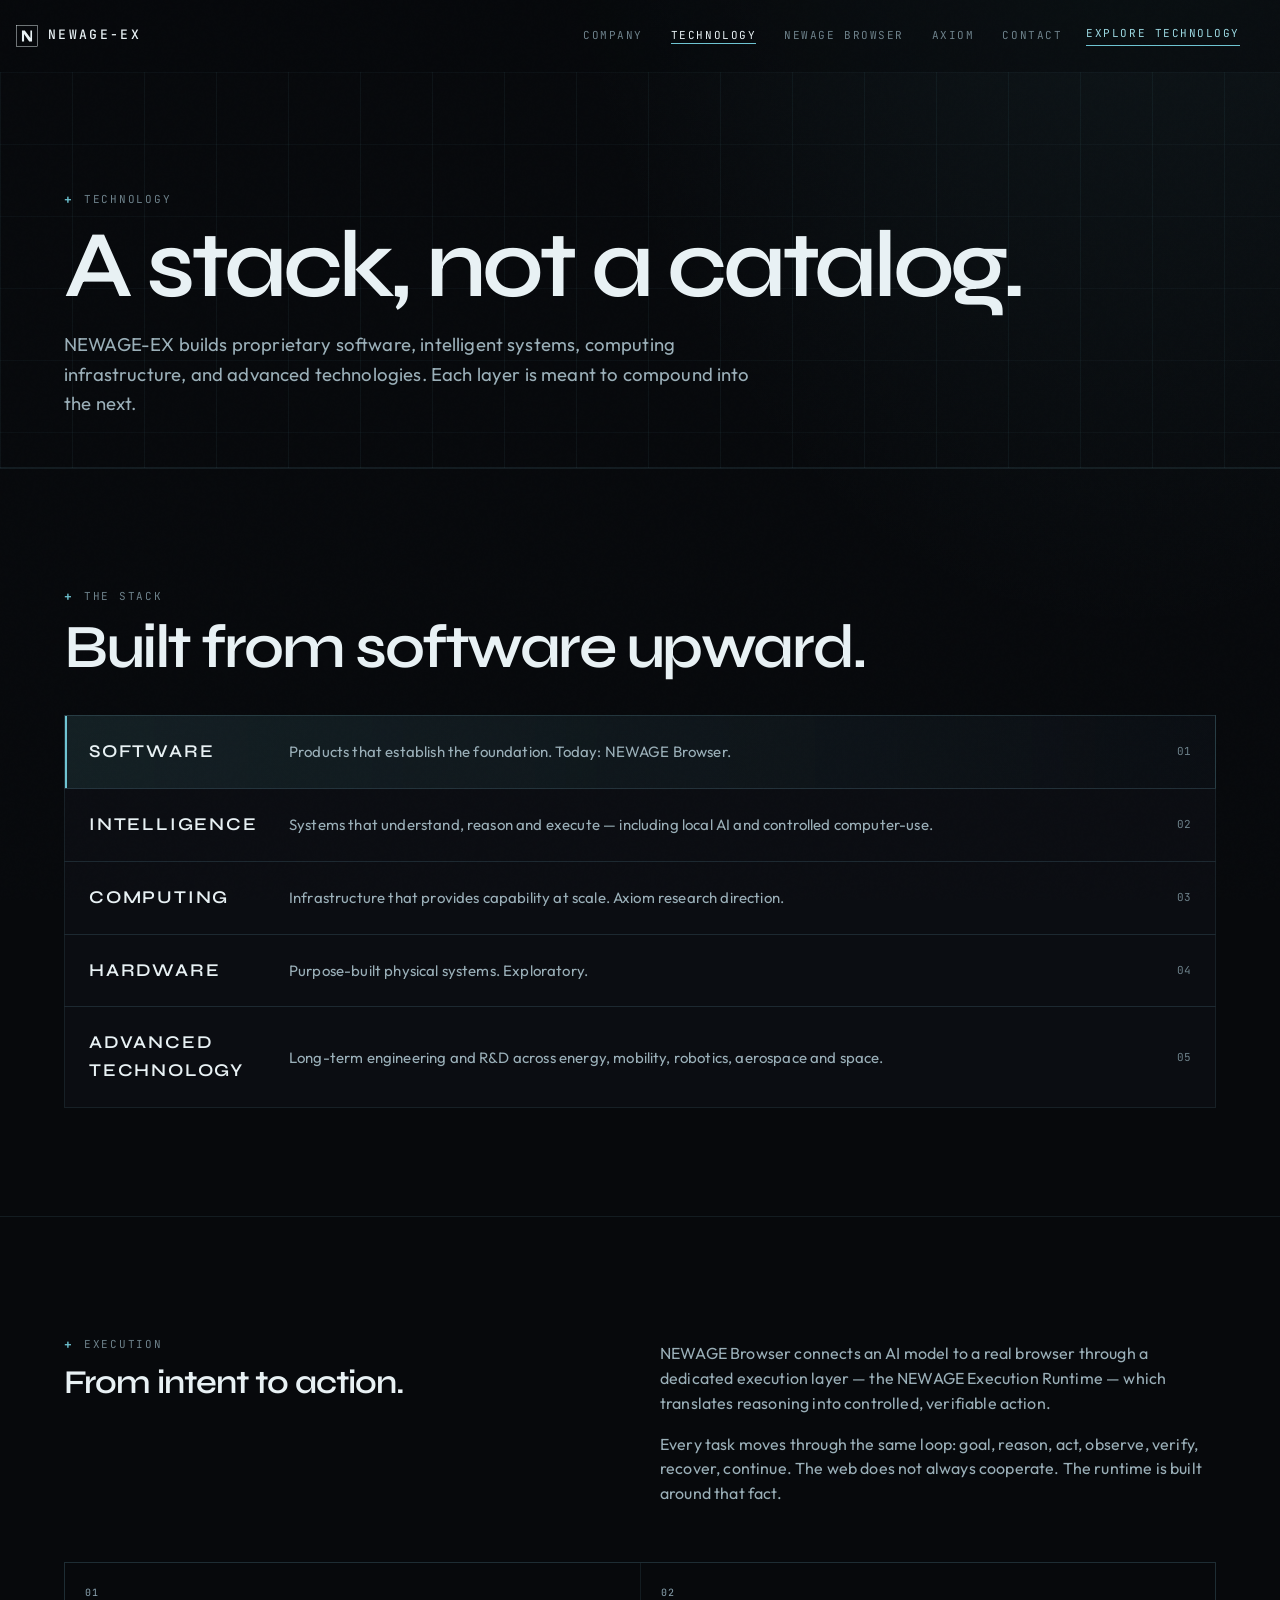
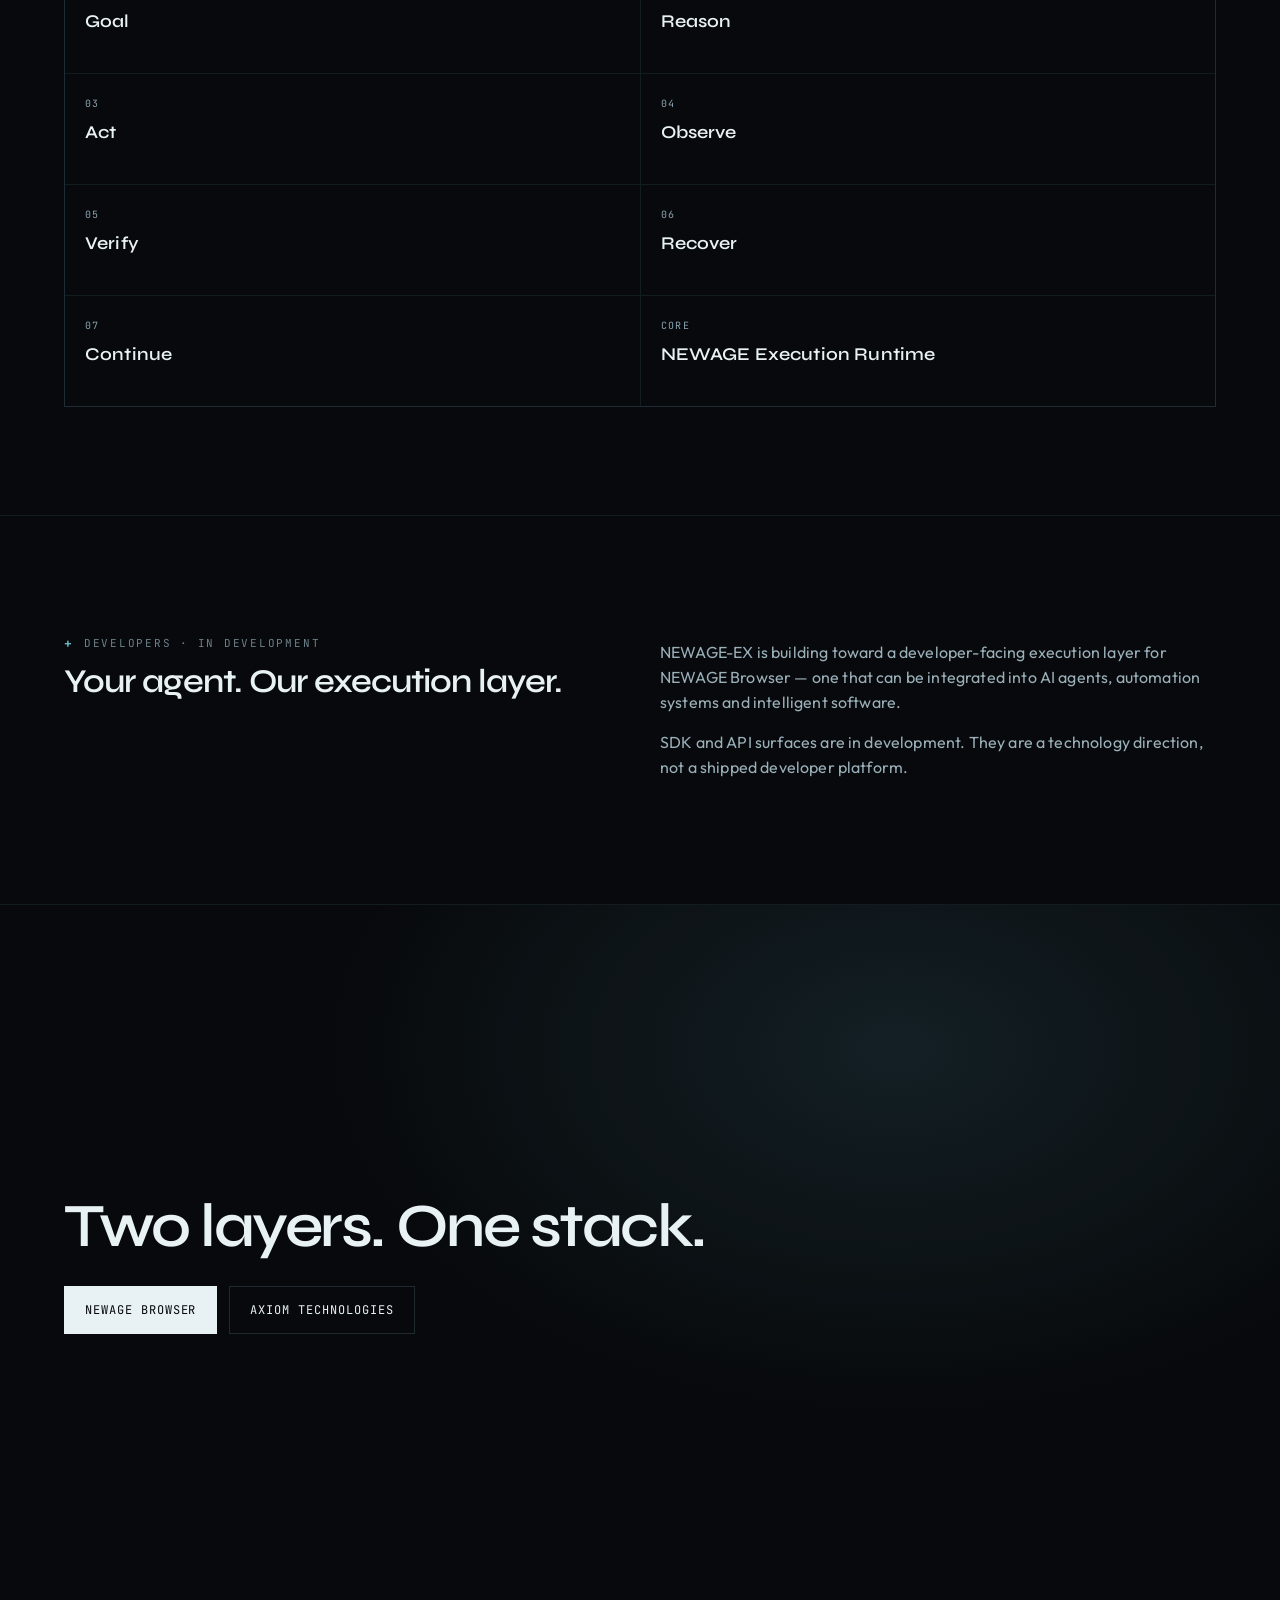
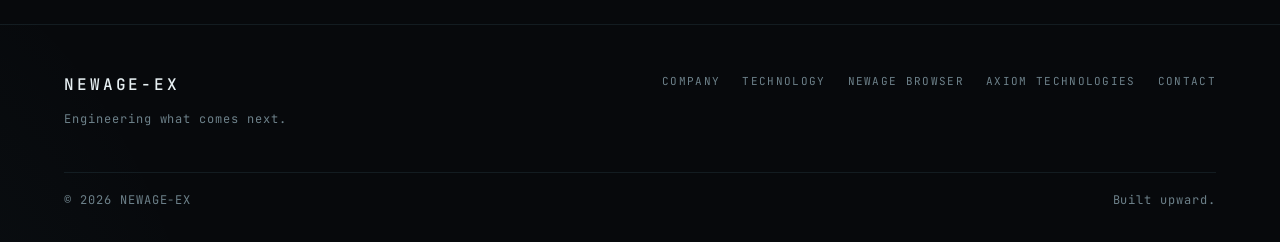
<file: technology.html>
<!DOCTYPE html>
<html lang="en">
<head>
  <meta charset="UTF-8">
  <meta name="viewport" content="width=device-width, initial-scale=1, viewport-fit=cover">
  <title>Technology — NEWAGE-EX</title>
  <meta name="description" content="NEWAGE-EX builds upward: software, intelligence, computing, hardware, and advanced technology. NEWAGE Browser is the commercial software layer. Axiom is the R&D division.">
  <meta name="theme-color" content="#07090c">
  <link rel="icon" href="./favicon.svg" type="image/svg+xml">
  <link rel="preconnect" href="https://fonts.googleapis.com">
  <link rel="preconnect" href="https://fonts.gstatic.com" crossorigin>
  <link href="https://fonts.googleapis.com/css2?family=JetBrains+Mono:wght@400;500&family=Outfit:wght@300;400;500;600&family=Syne:wght@500;600;700&display=swap" rel="stylesheet">
  <link rel="stylesheet" href="./css/styles.css?v=3">
</head>
<body data-page="technology">
  <a class="skip" href="#main">Skip to content</a>
  <div class="cursor" aria-hidden="true"></div>
  <div class="grain" aria-hidden="true"></div>
  <header class="nav" id="nav">
    <div class="nav-inner">
      <a class="nav-logo" href="./index.html">
        <svg viewBox="0 0 48 48" width="22" height="22" aria-hidden="true"><rect x="1" y="1" width="46" height="46" fill="none" stroke="currentColor" stroke-width="1"/><path d="M13 36V12h6.2L31.4 28.6V12H35v24h-6.2L17.6 19.4V36z" fill="currentColor"/></svg>
        <span>NEWAGE-EX</span>
      </a>
      <nav class="nav-links" aria-label="Primary">
        <a href="./company.html">Company</a>
        <a href="./technology.html" aria-current="page">Technology</a>
        <a href="./browser.html">NEWAGE Browser</a>
        <a href="./axiom.html">Axiom</a>
        <a href="./contact.html">Contact</a>
      </nav>
      <a class="nav-cta" href="./technology.html">Explore technology</a>
      <button class="nav-toggle" type="button" aria-expanded="false" aria-controls="nav-mobile" aria-label="Open menu"><span></span><span></span></button>
    </div>
    <div class="nav-mobile" id="nav-mobile">
      <a href="./company.html">Company</a>
      <a href="./technology.html" aria-current="page">Technology</a>
      <a href="./browser.html">NEWAGE Browser</a>
      <a href="./axiom.html">Axiom</a>
      <a href="./contact.html">Contact</a>
    </div>
  </header>

  <main id="main">
    <section class="page-hero">
      <div class="wrap">
        <p class="kicker">Technology</p>
        <h1 class="display-1">A stack, not a catalog.</h1>
        <p class="lede wide">NEWAGE-EX builds proprietary software, intelligent systems, computing infrastructure, and advanced technologies. Each layer is meant to compound into the next.</p>
      </div>
    </section>

    <section class="section" data-stack>
      <div class="wrap">
        <p class="kicker">The stack</p>
        <h2 class="display-2">Built from software upward.</h2>
        <div class="stack-layers" style="margin-top:36px">
          <article class="layer is-on"><strong>SOFTWARE</strong><p>Products that establish the foundation. Today: NEWAGE Browser.</p><span class="idx">01</span></article>
          <article class="layer"><strong>INTELLIGENCE</strong><p>Systems that understand, reason and execute — including local AI and controlled computer-use.</p><span class="idx">02</span></article>
          <article class="layer"><strong>COMPUTING</strong><p>Infrastructure that provides capability at scale. Axiom research direction.</p><span class="idx">03</span></article>
          <article class="layer"><strong>HARDWARE</strong><p>Purpose-built physical systems. Exploratory.</p><span class="idx">04</span></article>
          <article class="layer"><strong>ADVANCED TECHNOLOGY</strong><p>Long-term engineering and R&amp;D across energy, mobility, robotics, aerospace and space.</p><span class="idx">05</span></article>
        </div>
      </div>
    </section>

    <section class="section">
      <div class="wrap split">
        <div>
          <p class="kicker">Execution</p>
          <h2 class="display-3">From intent to action.</h2>
        </div>
        <div class="prose">
          <p>NEWAGE Browser connects an AI model to a real browser through a dedicated execution layer — the NEWAGE Execution Runtime — which translates reasoning into controlled, verifiable action.</p>
          <p>Every task moves through the same loop: goal, reason, act, observe, verify, recover, continue. The web does not always cooperate. The runtime is built around that fact.</p>
        </div>
      </div>
      <div class="wrap" style="margin-top:40px">
        <div class="area-grid">
          <article class="area"><small>01</small><h3>Goal</h3></article>
          <article class="area"><small>02</small><h3>Reason</h3></article>
          <article class="area"><small>03</small><h3>Act</h3></article>
          <article class="area"><small>04</small><h3>Observe</h3></article>
          <article class="area"><small>05</small><h3>Verify</h3></article>
          <article class="area"><small>06</small><h3>Recover</h3></article>
          <article class="area"><small>07</small><h3>Continue</h3></article>
          <article class="area"><small>CORE</small><h3>NEWAGE Execution Runtime</h3></article>
        </div>
      </div>
    </section>

    <section class="section">
      <div class="wrap split">
        <div>
          <p class="kicker">Developers · in development</p>
          <h2 class="display-3">Your agent. Our execution layer.</h2>
        </div>
        <div class="prose">
          <p>NEWAGE-EX is building toward a developer-facing execution layer for NEWAGE Browser — one that can be integrated into AI agents, automation systems and intelligent software.</p>
          <p>SDK and API surfaces are in development. They are a technology direction, not a shipped developer platform.</p>
        </div>
      </div>
    </section>

    <section class="section close">
      <div class="wrap">
        <h2 class="display-2">Two layers. One stack.</h2>
        <div class="actions">
          <a class="btn" href="./browser.html">NEWAGE Browser</a>
          <a class="btn-ghost" href="./axiom.html">Axiom Technologies</a>
        </div>
      </div>
    </section>
  </main>

  <footer class="footer">
    <div class="wrap">
      <div class="footer-top">
        <div>
          <strong>NEWAGE-EX</strong>
          <p class="mono">Engineering what comes next.</p>
        </div>
        <nav class="footer-links" aria-label="Footer">
          <a href="./company.html">Company</a>
          <a href="./technology.html">Technology</a>
          <a href="./browser.html">NEWAGE Browser</a>
          <a href="./axiom.html">Axiom Technologies</a>
          <a href="./contact.html">Contact</a>
        </nav>
      </div>
      <div class="footer-bottom">
        <span class="mono">© 2026 NEWAGE-EX</span>
        <span class="mono">Built upward.</span>
      </div>
    </div>
  </footer>
  <script src="./js/main.js"></script>
</body>
</html>
</file>
<file: css/styles.css>
:root {
  --bg: #07090c;
  --bg-2: #0c1016;
  --bg-3: #121820;
  --bg-4: #18222c;
  --glass: rgba(10, 16, 22, 0.72);
  --glass-2: rgba(16, 24, 32, 0.55);
  --ink: #e8f1f4;
  --ink-2: #9aafb8;
  --ink-3: #6d818a;
  --ink-4: #4a5b64;
  --line: rgba(126, 196, 210, 0.1);
  --line-2: rgba(126, 196, 210, 0.18);
  --line-3: rgba(126, 196, 210, 0.28);
  --accent: #6ec4d2;
  --accent-2: #9ad7e0;
  --accent-dim: rgba(110, 196, 210, 0.12);
  --accent-glow: rgba(110, 196, 210, 0.32);
  --metal: #8aa3b0;
  --ok: #6ec4d2;
  --edge: clamp(20px, 5vw, 80px);
  --max: 1280px;
  --nav-h: 72px;
  --display: "Syne", "Outfit", system-ui, sans-serif;
  --body: "Outfit", system-ui, sans-serif;
  --mono: "JetBrains Mono", ui-monospace, monospace;
  --ease: cubic-bezier(.22, 1, .36, 1);
  --ease-out: cubic-bezier(.16, 1, .3, 1);
}

*, *::before, *::after { box-sizing: border-box; }
html {
  background: var(--bg);
  color-scheme: dark;
  scroll-behavior: smooth;
  scroll-padding-top: calc(var(--nav-h) + 12px);
}
html, body { margin: 0; min-height: 100%; }
body {
  background:
    radial-gradient(ellipse 90% 55% at 88% -10%, rgba(110, 196, 210, 0.09), transparent 52%),
    radial-gradient(ellipse 60% 40% at -10% 110%, rgba(110, 196, 210, 0.05), transparent 48%),
    var(--bg);
  color: var(--ink);
  font-family: var(--body);
  font-size: 16px;
  font-weight: 400;
  line-height: 1.55;
  letter-spacing: 0.01em;
  -webkit-font-smoothing: antialiased;
  text-rendering: optimizeLegibility;
  overflow-x: clip;
}
img, svg { display: block; max-width: 100%; }
button, input, textarea, select { font: inherit; color: inherit; }
button { background: none; border: 0; cursor: pointer; }
a { color: inherit; text-decoration: none; }
::selection { background: var(--accent); color: var(--bg); }
:focus-visible { outline: 1px solid var(--accent-2); outline-offset: 3px; }

.skip {
  position: absolute;
  left: 12px;
  top: -48px;
  z-index: 200;
  background: var(--ink);
  color: var(--bg);
  padding: 10px 14px;
  font-size: 13px;
}
.skip:focus { top: 12px; }

.sr-only {
  position: absolute;
  width: 1px;
  height: 1px;
  padding: 0;
  margin: -1px;
  overflow: hidden;
  clip: rect(0, 0, 0, 0);
  white-space: nowrap;
  border: 0;
}

.grain {
  position: fixed;
  inset: 0;
  pointer-events: none;
  z-index: 80;
  opacity: 0.035;
  background-image: url("data:image/svg+xml,%3Csvg viewBox='0 0 200 200' xmlns='http://www.w3.org/2000/svg'%3E%3Cfilter id='n'%3E%3CfeTurbulence type='fractalNoise' baseFrequency='.8' numOctaves='4' stitchTiles='stitch'/%3E%3C/filter%3E%3Crect width='100%25' height='100%25' filter='url(%23n)' opacity='.55'/%3E%3C/svg%3E");
  mix-blend-mode: overlay;
}

.cursor {
  position: fixed;
  top: 0;
  left: 0;
  width: 10px;
  height: 10px;
  margin: -5px 0 0 -5px;
  border: 1px solid rgba(110, 196, 210, 0.65);
  pointer-events: none;
  z-index: 140;
  opacity: 0;
  transform: translate(-80px, -80px);
  transition: width .25s var(--ease), height .25s var(--ease), margin .25s var(--ease), background .25s, opacity .2s;
}
.cursor.is-on { opacity: 1; }
.cursor.is-hover {
  width: 26px;
  height: 26px;
  margin: -13px 0 0 -13px;
  background: var(--ink);
  border-color: var(--ink);
}
@media (pointer: coarse) { .cursor { display: none; } }
@media (pointer: fine) {
  html.has-cursor, html.has-cursor * { cursor: none; }
  html.has-cursor input, html.has-cursor textarea, html.has-cursor select { cursor: text; }
}

.eyebrow {
  margin: 0 0 18px;
  font-family: var(--mono);
  font-size: 11px;
  letter-spacing: 0.16em;
  text-transform: uppercase;
  color: var(--ink-3);
}
.display-1 {
  margin: 0;
  font-family: var(--display);
  font-weight: 600;
  letter-spacing: -0.045em;
  line-height: 0.98;
  font-size: clamp(40px, 7.4vw, 104px);
}
.display-2 {
  margin: 0;
  font-family: var(--display);
  font-weight: 600;
  letter-spacing: -0.04em;
  line-height: 1.04;
  font-size: clamp(30px, 4.8vw, 64px);
}
.display-3 {
  margin: 0;
  font-family: var(--display);
  font-weight: 600;
  letter-spacing: -0.03em;
  line-height: 1.12;
  font-size: clamp(22px, 2.6vw, 36px);
}
.lede {
  margin: 18px 0 0;
  max-width: 46ch;
  font-size: clamp(16px, 1.45vw, 19px);
  line-height: 1.6;
  color: var(--ink-2);
}
.lede.wide { max-width: 58ch; }
.mono {
  font-family: var(--mono);
  font-size: 12px;
  letter-spacing: 0.08em;
  color: var(--ink-3);
}
.kicker {
  display: inline-flex;
  align-items: center;
  gap: 10px;
  font-family: var(--mono);
  font-size: 11px;
  letter-spacing: 0.16em;
  text-transform: uppercase;
  color: var(--ink-3);
}
.kicker::before {
  content: "+";
  border: 0;
  width: auto;
  height: auto;
  color: var(--accent);
  font-size: 13px;
  line-height: 1;
  font-weight: 500;
}

.btn, .btn-ghost, .btn-text {
  display: inline-flex;
  align-items: center;
  justify-content: center;
  gap: 10px;
  min-height: 48px;
  padding: 0 20px;
  font-family: var(--mono);
  font-size: 12px;
  letter-spacing: 0.08em;
  text-transform: uppercase;
  transition: background .35s var(--ease), color .35s var(--ease), border-color .35s var(--ease), transform .35s var(--ease);
}
.btn {
  position: relative;
  background: var(--ink);
  color: var(--bg);
  border: 1px solid var(--ink);
}
.btn:hover { background: transparent; color: var(--accent-2); border-color: var(--accent); }
.btn-ghost {
  position: relative;
  border: 1px solid var(--line-2);
  color: var(--ink);
}
.btn-ghost:hover { border-color: var(--accent); color: var(--accent-2); }
.btn-text {
  padding: 0;
  min-height: 0;
  border-bottom: 1px solid var(--line-3);
  letter-spacing: 0.1em;
}
.btn-text:hover { border-color: var(--ink); }
.actions { display: flex; flex-wrap: wrap; gap: 12px; margin-top: 28px; }

.wrap {
  width: min(100% - (var(--edge) * 2), var(--max));
  margin-inline: auto;
}
.section {
  position: relative;
  padding: clamp(88px, 12vh, 150px) 0;
  border-top: 1px solid var(--line);
}
.section-head { max-width: 760px; margin-bottom: 48px; }

.nav {
  position: sticky;
  top: 0;
  z-index: 50;
  height: var(--nav-h);
  background: rgba(7, 9, 12, 0.4);
  border-bottom: 1px solid transparent;
  backdrop-filter: blur(0px);
  transition: background .35s var(--ease), border-color .35s var(--ease), backdrop-filter .35s;
}
.nav.is-scrolled {
  background: rgba(7, 9, 12, 0.88);
  border-bottom-color: var(--line);
  backdrop-filter: blur(18px);
}
.nav-inner {
  height: 100%;
  width: min(100% - 32px, 1400px);
  margin: 0 auto;
  display: grid;
  grid-template-columns: auto 1fr auto auto;
  align-items: center;
  gap: 24px;
}
.nav-logo {
  display: flex;
  align-items: center;
  gap: 10px;
  font-family: var(--mono);
  font-size: 13px;
  font-weight: 500;
  letter-spacing: 0.18em;
}
.nav-logo svg { width: 22px; height: 22px; color: var(--ink); }
.nav-links {
  display: flex;
  justify-content: flex-end;
  gap: 28px;
}
.nav-links a {
  font-family: var(--mono);
  font-size: 11px;
  letter-spacing: 0.14em;
  text-transform: uppercase;
  color: var(--ink-3);
}
.nav-links a:hover, .nav-links a[aria-current="page"] { color: var(--ink); }
.nav-links a[aria-current="page"] { box-shadow: inset 0 -1px 0 var(--accent); color: var(--ink); }
.nav-cta {
  font-family: var(--mono);
  font-size: 11px;
  letter-spacing: 0.14em;
  text-transform: uppercase;
  border-bottom: 1px solid var(--accent);
  color: var(--accent-2);
  padding-bottom: 2px;
}
.nav-toggle {
  display: none;
  width: 40px;
  height: 40px;
  position: relative;
}
.nav-toggle span {
  position: absolute;
  left: 10px;
  right: 10px;
  height: 1px;
  background: var(--ink);
  transition: transform .3s var(--ease), top .3s var(--ease), opacity .2s;
}
.nav-toggle span:first-child { top: 16px; }
.nav-toggle span:last-child { top: 24px; }
.nav-toggle[aria-expanded="true"] span:first-child { top: 20px; transform: rotate(45deg); }
.nav-toggle[aria-expanded="true"] span:last-child { top: 20px; transform: rotate(-45deg); }
.nav-mobile {
  display: none;
  position: absolute;
  left: 0;
  right: 0;
  top: var(--nav-h);
  background: rgba(7, 9, 12, 0.96);
  border-bottom: 1px solid var(--line);
  padding: 18px 24px 28px;
  flex-direction: column;
  gap: 16px;
}
.nav-mobile.is-open { display: flex; }
.nav-mobile a {
  font-family: var(--mono);
  font-size: 13px;
  letter-spacing: 0.12em;
  text-transform: uppercase;
  color: var(--ink-2);
}

/* HERO */
.hero {
  position: relative;
  min-height: calc(100svh - var(--nav-h));
  display: grid;
  grid-template-columns: minmax(0, 1fr) minmax(280px, 0.95fr);
  gap: 32px;
  align-items: center;
  width: min(100% - (var(--edge) * 2), 1400px);
  margin: 0 auto;
  padding: 48px 0 80px;
}
.hero::after {
  content: "";
  position: absolute;
  inset: 0;
  pointer-events: none;
  background: repeating-linear-gradient(
    to bottom,
    transparent 0 3px,
    rgba(110, 196, 210, 0.018) 3px 4px
  );
  mask-image: linear-gradient(90deg, #000 0%, transparent 58%);
  opacity: 0.7;
}
.hero-copy { position: relative; z-index: 2; max-width: 720px; }
.hero-copy::before,
.hero-copy::after {
  content: "";
  position: absolute;
  width: 14px;
  height: 14px;
  pointer-events: none;
  color: var(--accent);
}
.hero-copy::before {
  left: -16px;
  top: -10px;
  border-left: 1px solid currentColor;
  border-top: 1px solid currentColor;
}
.hero-copy::after {
  right: auto;
  left: -16px;
  top: auto;
  bottom: -6px;
  border-left: 1px solid currentColor;
  border-bottom: 1px solid currentColor;
}
.hero-eyebrow {
  margin: 0 0 22px;
  font-family: var(--mono);
  font-size: 12px;
  letter-spacing: 0.22em;
  color: var(--accent-2);
}
.hero h1 {
  margin: 0;
  font-family: var(--display);
  font-weight: 700;
  letter-spacing: -0.048em;
  line-height: 0.92;
  font-size: clamp(46px, 8vw, 108px);
}
.hero-layer {
  margin: 18px 0 0;
  font-family: var(--mono);
  font-size: 12px;
  letter-spacing: 0.14em;
  text-transform: uppercase;
  color: var(--ink-3);
}
.hero-status {
  display: flex;
  flex-wrap: wrap;
  gap: 18px 28px;
  margin-top: 40px;
  padding-top: 22px;
  border-top: 1px solid var(--line);
  font-family: var(--mono);
  font-size: 11px;
  letter-spacing: 0.12em;
  text-transform: uppercase;
  color: var(--ink-3);
}
.hero-status b { color: var(--ok); font-weight: 500; }
.hero-cue {
  position: absolute;
  left: var(--edge);
  bottom: 28px;
  display: flex;
  align-items: center;
  gap: 12px;
  font-family: var(--mono);
  font-size: 10px;
  letter-spacing: 0.18em;
  color: var(--ink-4);
}
.hero-cue i {
  display: block;
  width: 1px;
  height: 42px;
  background: linear-gradient(to bottom, var(--line-3), transparent);
  animation: cue 2.2s var(--ease) infinite;
}
@keyframes cue {
  0% { transform: scaleY(0); transform-origin: top; opacity: 0; }
  35% { transform: scaleY(1); opacity: 1; }
  100% { transform: scaleY(1) translateY(10px); opacity: 0; }
}

.arch {
  position: relative;
  height: min(72vh, 640px);
  min-height: 420px;
  perspective: 1400px;
}
.arch-grid {
  position: absolute;
  inset: 8% 4%;
  background-image:
    linear-gradient(rgba(110,196,210,.08) 1px, transparent 1px),
    linear-gradient(90deg, rgba(110,196,210,.08) 1px, transparent 1px);
  background-size: 48px 48px;
  mask-image: radial-gradient(ellipse at 55% 45%, #000 30%, transparent 75%);
  transform: rotateX(62deg) rotateZ(-18deg);
  animation: gridDrift 28s linear infinite;
}
@keyframes gridDrift {
  from { background-position: 0 0; }
  to { background-position: 48px 48px; }
}
.arch-stage {
  position: absolute;
  inset: 0;
  transform-style: preserve-3d;
  transform: rotateX(58deg) rotateZ(-20deg) translateY(8%);
}
.arch-plane {
  position: absolute;
  left: 8%;
  width: 84%;
  height: 86px;
  border: 1px solid var(--line-2);
  border-top-color: rgba(110, 196, 210, 0.45);
  background: linear-gradient(180deg, rgba(110,196,210,.12), rgba(7,9,12,.4));
  backdrop-filter: blur(6px);
  box-shadow: 0 18px 40px rgba(0,0,0,.28), 0 0 24px rgba(110, 196, 210, 0.06);
}
.arch-plane span {
  position: absolute;
  left: 16px;
  top: 14px;
  font-family: var(--mono);
  font-size: 10px;
  letter-spacing: 0.16em;
  color: var(--ink);
}
.arch-plane em {
  position: absolute;
  right: 16px;
  top: 14px;
  font-style: normal;
  font-family: var(--mono);
  font-size: 10px;
  letter-spacing: 0.12em;
  color: var(--ink-3);
}
.arch-plane:nth-child(1) { top: 0; transform: translateZ(0); }
.arch-plane:nth-child(2) { top: 92px; transform: translateZ(28px); }
.arch-plane:nth-child(3) { top: 184px; transform: translateZ(56px); }
.arch-plane:nth-child(4) { top: 276px; transform: translateZ(84px); }
.arch-plane:nth-child(5) { top: 368px; transform: translateZ(112px); }
.arch-path {
  position: absolute;
  inset: 0;
  pointer-events: none;
}
.arch-path path {
  fill: none;
  stroke: var(--accent);
  stroke-width: 1.2;
  stroke-dasharray: 8 10;
  animation: dash 14s linear infinite;
  opacity: .7;
}
@keyframes dash { to { stroke-dashoffset: -240; } }
.arch-pulse {
  position: absolute;
  width: 8px;
  height: 8px;
  border-radius: 50%;
  background: var(--accent-2);
  box-shadow: 0 0 16px var(--accent-glow);
  offset-path: path("M80,40 C 220,80 80,200 240,260 C 360,310 180,380 300,430");
  animation: travel 7.5s var(--ease) infinite;
}
@keyframes travel { to { offset-distance: 100%; } }

/* WHO */
.who { padding-top: clamp(72px, 10vh, 120px); }
.who-grid {
  display: grid;
  grid-template-columns: 1.1fr .9fr;
  gap: clamp(32px, 6vw, 80px);
  align-items: end;
}
.who-arch {
  display: grid;
  gap: 1px;
  background: var(--line);
  border: 1px solid var(--line);
}
.who-row {
  display: grid;
  grid-template-columns: 140px 1fr auto;
  gap: 16px;
  align-items: center;
  padding: 18px 20px;
  background: var(--bg-2);
}
.who-row b {
  font-family: var(--mono);
  font-size: 11px;
  letter-spacing: 0.14em;
  font-weight: 500;
}
.who-row span { color: var(--ink-2); font-size: 14px; }
.who-row i {
  font-style: normal;
  font-family: var(--mono);
  font-size: 11px;
  color: var(--accent);
}

/* STACK */
.stack {
  overflow: clip;
  min-height: 180vh;
}
.stack-sticky {
  position: sticky;
  top: var(--nav-h);
  min-height: calc(100svh - var(--nav-h));
  display: grid;
  place-items: center;
  padding: 48px 0;
}
.stack-frame {
  width: min(100% - (var(--edge) * 2), 980px);
}
.stack-layers {
  display: grid;
  gap: 0;
  margin-top: 36px;
}
.layer {
  position: relative;
  display: grid;
  grid-template-columns: 180px 1fr auto;
  gap: 20px;
  align-items: center;
  padding: 22px 24px;
  border: 1px solid var(--line);
  background: rgba(16,18,24,.55);
  margin-top: -1px;
  transition: background .5s var(--ease), border-color .5s var(--ease);
}
.layer.is-on {
  background: linear-gradient(90deg, var(--accent-dim), rgba(12,16,22,.7));
  border-color: var(--line-2);
  box-shadow: inset 2px 0 0 var(--accent);
}
.layer strong {
  font-family: var(--display);
  font-size: 18px;
  font-weight: 600;
  letter-spacing: 0.1em;
}
.layer p { margin: 0; color: var(--ink-2); font-size: 15px; }
.layer .idx {
  font-family: var(--mono);
  font-size: 11px;
  color: var(--ink-3);
}
.layer-join {
  width: 1px;
  height: 22px;
  margin-left: 48px;
  background: var(--line-2);
}
.stack-note {
  margin-top: 28px;
  display: flex;
  justify-content: space-between;
  gap: 16px;
  flex-wrap: wrap;
}

/* PRODUCT */
.product-top {
  display: grid;
  grid-template-columns: 1fr 1fr;
  gap: clamp(28px, 5vw, 72px);
  align-items: start;
}
.quote {
  margin: 32px 0 0;
  padding: 22px 0 0;
  border-top: 1px solid var(--line);
  font-family: var(--display);
  font-size: clamp(22px, 2.4vw, 32px);
  font-weight: 600;
  letter-spacing: -0.03em;
  line-height: 1.25;
  color: var(--ink);
  max-width: 22ch;
}
.quote cite {
  display: block;
  margin-top: 14px;
  font-style: normal;
  font-family: var(--mono);
  font-size: 11px;
  letter-spacing: 0.14em;
  color: var(--ink-3);
}
.facts {
  display: flex;
  flex-wrap: wrap;
  gap: 8px;
  margin-top: 24px;
}
.chip {
  font-family: var(--mono);
  font-size: 11px;
  letter-spacing: 0.1em;
  text-transform: uppercase;
  padding: 8px 10px;
  border: 1px solid var(--line-2);
  color: var(--ink-2);
}

/* Browser mock */
.nb {
  border: 1px solid var(--line-2);
  border-top: 1px solid var(--accent);
  background: #0e1016;
  box-shadow: 0 40px 90px rgba(0,0,0,.4);
  min-height: 520px;
  display: flex;
  flex-direction: column;
  overflow: hidden;
}
.nb-bar {
  display: flex;
  align-items: center;
  gap: 10px;
  padding: 10px 12px;
  border-bottom: 1px solid var(--line);
  background: #12151c;
}
.nb-dots { display: flex; gap: 6px; }
.nb-dots i { width: 8px; height: 8px; border-radius: 50%; background: #2a2e38; }
.nb-dots i:nth-child(1) { background: #3a3333; }
.nb-title {
  font-family: var(--mono);
  font-size: 11px;
  letter-spacing: 0.08em;
  color: var(--ink-3);
  margin-left: 6px;
}
.nb-live {
  margin-left: auto;
  display: flex;
  align-items: center;
  gap: 8px;
  font-family: var(--mono);
  font-size: 10px;
  letter-spacing: 0.14em;
  color: var(--ok);
}
.nb-live::before {
  content: "";
  width: 6px;
  height: 6px;
  border-radius: 50%;
  background: var(--ok);
  box-shadow: 0 0 10px var(--ok);
}
.nb-tabs {
  display: flex;
  gap: 1px;
  background: var(--line);
  border-bottom: 1px solid var(--line);
}
.nb-tab {
  flex: 1;
  padding: 9px 12px;
  background: #0e1016;
  font-size: 12px;
  color: var(--ink-3);
  white-space: nowrap;
  overflow: hidden;
}
.nb-tab.is-on { background: #161a22; color: var(--ink); }
.nb-url {
  display: grid;
  grid-template-columns: auto 1fr auto auto;
  gap: 8px;
  align-items: center;
  padding: 8px 12px;
  border-bottom: 1px solid var(--line);
}
.nb-url .addr {
  height: 30px;
  display: flex;
  align-items: center;
  padding: 0 12px;
  border: 1px solid var(--line);
  background: #0b0c10;
  font-family: var(--mono);
  font-size: 11px;
  color: var(--ink-2);
}
.nb-body {
  flex: 1;
  display: grid;
  grid-template-columns: 1.35fr 0.85fr;
  min-height: 380px;
}
.nb-page {
  position: relative;
  padding: 22px;
  border-right: 1px solid var(--line);
  overflow: hidden;
}
.nb-start {
  height: 100%;
  display: grid;
  place-content: center;
  text-align: center;
  gap: 18px;
}
.nb-start strong {
  font-family: var(--display);
  letter-spacing: 0.18em;
  font-weight: 600;
  font-size: 18px;
}
.nb-links {
  display: grid;
  grid-template-columns: repeat(3, 1fr);
  gap: 8px;
  min-width: 240px;
}
.nb-links span {
  border: 1px solid var(--line);
  padding: 8px 6px;
  font-size: 11px;
  color: var(--ink-3);
}
.page-doc h3 { margin: 0 0 10px; font-size: 22px; font-weight: 600; }
.page-doc p { margin: 0 0 10px; color: var(--ink-2); font-size: 13px; line-height: 1.6; }
.page-doc .ghost {
  height: 8px;
  background: var(--line);
  margin: 8px 0;
}
.page-doc .ghost:nth-child(odd) { width: 92%; }
.page-doc .ghost:nth-child(even) { width: 74%; }
.cursor-dot {
  position: absolute;
  width: 12px;
  height: 12px;
  border: 1px solid var(--accent-2);
  border-radius: 50%;
  pointer-events: none;
  animation: agentMove 6s var(--ease) infinite;
}
@keyframes agentMove {
  0% { left: 18%; top: 28%; }
  35% { left: 62%; top: 44%; }
  65% { left: 30%; top: 62%; }
  100% { left: 18%; top: 28%; }
}
.nb-ai {
  padding: 14px 14px 18px;
  background: #10131a;
  display: flex;
  flex-direction: column;
  gap: 10px;
}
.nb-ai .pane {
  font-family: var(--mono);
  font-size: 10px;
  letter-spacing: 0.16em;
  color: var(--ink-3);
}
.nb-ai blockquote {
  margin: 0;
  padding: 10px;
  border: 1px solid var(--line);
  font-size: 13px;
  line-height: 1.5;
  color: var(--ink);
}
.nb-log { list-style: none; margin: 0; padding: 0; display: grid; gap: 8px; }
.nb-log li {
  display: grid;
  grid-template-columns: 28px 1fr;
  gap: 8px;
  font-size: 12px;
  color: var(--ink-3);
}
.nb-log li span {
  font-family: var(--mono);
  font-size: 10px;
  color: var(--accent);
}
.nb-log li.is-done { color: var(--ink-2); }
.nb-log li.is-live { color: var(--ink); }
.nb-states {
  display: flex;
  flex-wrap: wrap;
  gap: 8px;
  margin-top: 16px;
}
.nb-states button {
  font-family: var(--mono);
  font-size: 10px;
  letter-spacing: 0.1em;
  text-transform: uppercase;
  padding: 8px 10px;
  border: 1px solid var(--line);
  color: var(--ink-3);
}
.nb-states button.is-on {
  border-color: var(--accent);
  color: var(--ink);
  background: var(--accent-dim);
}

.nb[data-state="local"] .nb-ai { box-shadow: inset 2px 0 0 var(--accent); }
.nb[data-state="execute"] .cursor-dot { opacity: 1; }
.nb[data-state="browse"] .cursor-dot { opacity: 0; }
.nb[data-state="secure"] .nb-page { outline: 1px dashed rgba(110,196,210,.35); outline-offset: -10px; }
.nb[data-state="workflow"] .nb-log li { color: var(--ink-2); }

/* CAPABILITIES */
.caps-grid {
  display: grid;
  grid-template-columns: repeat(3, 1fr);
  gap: 1px;
  background: var(--line);
  border: 1px solid var(--line);
}
.cap {
  background: var(--bg);
  padding: 28px 24px 32px;
  min-height: 240px;
  display: flex;
  flex-direction: column;
  gap: 14px;
}
.cap h3 {
  margin: 0;
  font-family: var(--display);
  font-size: 20px;
  font-weight: 600;
}
.cap p { margin: 0; color: var(--ink-2); font-size: 14px; line-height: 1.55; }
.viz {
  height: 72px;
  border: 1px solid var(--line);
  background: var(--bg-2);
  position: relative;
  overflow: hidden;
}
.viz-local {
  display: grid;
  place-items: center;
}
.viz-local span {
  font-family: var(--mono);
  font-size: 10px;
  letter-spacing: 0.16em;
  border: 1px solid var(--accent);
  padding: 6px 10px;
  animation: pulse 2.8s var(--ease) infinite;
}
@keyframes pulse {
  0%, 100% { box-shadow: 0 0 0 0 var(--accent-glow); }
  50% { box-shadow: 0 0 0 10px transparent; }
}
.viz-auto i {
  position: absolute;
  width: 8px;
  height: 8px;
  border: 1px solid var(--accent-2);
  animation: agentMove 5s var(--ease) infinite;
}
.viz-ctrl {
  display: flex;
  align-items: center;
  justify-content: space-evenly;
  height: 100%;
  font-family: var(--mono);
  font-size: 10px;
  color: var(--ink-3);
}
.viz-ctrl b { color: var(--ink); font-weight: 500; }
.viz-web svg { width: 100%; height: 100%; }
.viz-web line, .viz-web circle { stroke: var(--accent); fill: none; }
.viz-web circle { fill: var(--bg-2); }
.viz-sec {
  display: grid;
  place-items: center;
  height: 100%;
}
.viz-sec span {
  display: grid;
  place-items: center;
  width: 70%;
  height: 70%;
  border: 1px solid var(--line-2);
}
.viz-sec span span {
  width: 62%;
  height: 62%;
  border-color: var(--accent);
}
.viz-flow {
  display: flex;
  align-items: center;
  gap: 6px;
  height: 100%;
  padding: 0 12px;
}
.viz-flow i {
  flex: 1;
  height: 8px;
  background: var(--line-2);
}
.viz-flow i:nth-child(2) { background: var(--accent); animation: pulse 2.4s infinite; }

/* MARKET */
.market-grid {
  display: grid;
  grid-template-columns: 1fr 1fr;
  gap: 48px;
  align-items: start;
}
.path-list {
  display: grid;
  border-top: 1px solid var(--line);
}
.path-list a, .path-list div {
  display: grid;
  grid-template-columns: auto 1fr auto;
  gap: 16px;
  align-items: center;
  padding: 18px 0;
  border-bottom: 1px solid var(--line);
  font-size: 16px;
}
.path-list span {
  font-family: var(--mono);
  font-size: 11px;
  color: var(--ink-3);
}
.store-panel {
  border: 1px solid var(--line-2);
  padding: 28px;
  background: linear-gradient(180deg, rgba(110,196,210,.1), transparent 55%);
}
.store-panel h3 {
  margin: 8px 0 10px;
  font-family: var(--display);
  font-weight: 600;
  font-size: 28px;
}
.store-meta {
  display: flex;
  flex-wrap: wrap;
  gap: 10px 18px;
  margin: 16px 0 24px;
  font-family: var(--mono);
  font-size: 11px;
  letter-spacing: 0.1em;
  text-transform: uppercase;
  color: var(--ink-3);
}

[hidden] { display: none !important; }

/* BRIDGE */
.bridge {
  position: relative;
  min-height: 70vh;
  display: grid;
  place-items: center;
  text-align: center;
  background:
    radial-gradient(ellipse at 50% 120%, rgba(110,196,210,.14), transparent 50%),
    var(--bg);
  overflow: hidden;
}
.bridge-visual {
  position: absolute;
  inset: 0;
  pointer-events: none;
  opacity: .45;
}
.bridge-visual .ui-fade {
  position: absolute;
  left: 10%;
  right: 10%;
  top: 18%;
  height: 40%;
  border: 1px solid var(--line);
  mask-image: linear-gradient(#000, transparent);
}
.bridge-visual .infra {
  position: absolute;
  left: 8%;
  right: 8%;
  bottom: 8%;
  height: 42%;
  background-image:
    linear-gradient(var(--line-2) 1px, transparent 1px),
    linear-gradient(90deg, var(--line-2) 1px, transparent 1px);
  background-size: 40px 40px;
  transform: perspective(500px) rotateX(50deg);
  mask-image: linear-gradient(transparent, #000 40%);
}

/* AXIOM */
.axiom-label {
  display: inline-flex;
  gap: 10px;
  align-items: center;
  margin-bottom: 16px;
  font-family: var(--mono);
  font-size: 11px;
  letter-spacing: 0.14em;
  text-transform: uppercase;
  color: var(--metal);
}
.axiom-split {
  display: grid;
  grid-template-columns: 1.05fr .95fr;
  gap: 48px;
  align-items: start;
}
.axiom-rack {
  display: grid;
  gap: 8px;
}
.rack-unit {
  display: grid;
  grid-template-columns: 90px 1fr auto;
  gap: 12px;
  align-items: center;
  padding: 14px 16px;
  border: 1px solid var(--line);
  background: var(--bg-2);
  font-size: 13px;
}
.rack-unit b { font-family: var(--mono); font-size: 11px; font-weight: 500; letter-spacing: 0.08em; }
.leds { display: flex; gap: 5px; }
.leds i { width: 6px; height: 6px; border-radius: 50%; background: var(--ink-4); }
.leds i.on { background: var(--ok); }
.area-grid {
  display: grid;
  grid-template-columns: repeat(2, 1fr);
  gap: 1px;
  background: var(--line);
  border: 1px solid var(--line);
  margin-top: 36px;
}
.area {
  background: var(--bg);
  padding: 22px 20px;
  min-height: 110px;
}
.area small {
  display: block;
  font-family: var(--mono);
  font-size: 10px;
  letter-spacing: 0.14em;
  color: var(--metal);
  margin-bottom: 8px;
}
.area h3 {
  margin: 0;
  font-family: var(--display);
  font-size: 18px;
  font-weight: 600;
}

.hardware-stage {
  margin-top: 40px;
  min-height: 280px;
  border: 1px solid var(--line);
  background:
    linear-gradient(135deg, transparent 40%, rgba(110,196,210,.05)),
    var(--bg-2);
  position: relative;
  overflow: hidden;
}
.hardware-stage svg { width: 100%; height: 280px; }
.hw-note {
  position: absolute;
  left: 20px;
  bottom: 16px;
  font-family: var(--mono);
  font-size: 11px;
  letter-spacing: 0.12em;
  color: var(--ink-3);
}

.horizon-groups {
  display: grid;
  grid-template-columns: repeat(4, 1fr);
  gap: 1px;
  background: var(--line);
  border: 1px solid var(--line);
  margin-top: 40px;
}
.hz {
  background: var(--bg);
  padding: 24px 20px 28px;
}
.hz h3 {
  margin: 8px 0 14px;
  font-family: var(--display);
  font-weight: 600;
  font-size: 22px;
}
.hz ul { margin: 0; padding: 0; list-style: none; display: grid; gap: 8px; color: var(--ink-2); font-size: 14px; }
.tag {
  font-family: var(--mono);
  font-size: 10px;
  letter-spacing: 0.14em;
  text-transform: uppercase;
  color: var(--metal);
}

/* STRATEGY */
.flow {
  display: grid;
  grid-template-columns: repeat(5, 1fr);
  gap: 0;
  margin-top: 40px;
  border: 1px solid var(--line);
}
.flow-step {
  padding: 28px 20px;
  border-right: 1px solid var(--line);
  min-height: 180px;
}
.flow-step:last-child { border-right: 0; }
.flow-step span {
  font-family: var(--mono);
  font-size: 11px;
  color: var(--ink-3);
}
.flow-step h3 {
  margin: 12px 0 10px;
  font-family: var(--display);
  font-size: 18px;
  font-weight: 600;
  letter-spacing: 0.04em;
}
.flow-step p { margin: 0; color: var(--ink-2); font-size: 14px; }

.one-grid {
  display: grid;
  grid-template-columns: 1fr 1fr;
  gap: 1px;
  background: var(--line);
  border: 1px solid var(--line);
  margin-top: 36px;
}
.one-card {
  background: var(--bg);
  padding: 32px 28px;
}
.one-card .tag { margin-bottom: 12px; display: block; }
.one-card h3 {
  margin: 0 0 12px;
  font-family: var(--display);
  font-weight: 600;
  font-size: 26px;
}

/* PHILOSOPHY */
.philosophy {
  min-height: 90vh;
  display: grid;
  align-content: center;
}
.philosophy h2 { max-width: 12ch; }
.phil-seq {
  margin-top: 48px;
  display: grid;
  gap: 14px;
  max-width: 560px;
}
.phil-seq p {
  margin: 0;
  font-size: clamp(16px, 1.6vw, 20px);
  color: var(--ink-2);
}

.close {
  min-height: 80vh;
  display: grid;
  align-content: center;
  background:
    radial-gradient(ellipse at 70% 20%, rgba(110,196,210,.12), transparent 45%),
    var(--bg);
}

/* PAGES */
.page-hero {
  padding: clamp(72px, 12vh, 140px) 0 48px;
  border-bottom: 1px solid var(--line);
  background:
    linear-gradient(90deg, rgba(110,196,210,.06) 1px, transparent 1px) 0 0 / 72px 72px,
    linear-gradient(rgba(110,196,210,.04) 1px, transparent 1px) 0 0 / 72px 72px;
}
.nav-mobile a[aria-current="page"] { color: var(--ink); }
.page-hero h1 { max-width: 16ch; }
.split {
  display: grid;
  grid-template-columns: 1fr 1fr;
  gap: 40px;
}
.prose p { color: var(--ink-2); max-width: 60ch; }
.prose p + p { margin-top: 14px; }

.contact-grid {
  display: grid;
  grid-template-columns: 1fr 1fr;
  gap: 48px;
}
.contact-mail {
  font-family: var(--display);
  font-size: clamp(22px, 3vw, 36px);
  font-weight: 600;
  letter-spacing: -0.02em;
  border-bottom: 1px solid var(--line-3);
  display: inline-block;
  padding-bottom: 6px;
}
.form {
  display: grid;
  gap: 14px;
}
.form label {
  font-family: var(--mono);
  font-size: 11px;
  letter-spacing: 0.12em;
  text-transform: uppercase;
  color: var(--ink-3);
  display: grid;
  gap: 8px;
}
.form input, .form textarea, .form select {
  background: var(--bg-2);
  border: 1px solid var(--line-2);
  padding: 12px 12px;
  color: var(--ink);
  font-family: var(--body);
  letter-spacing: 0.01em;
  transition: border-color .25s var(--ease), box-shadow .25s var(--ease);
}
.form input:focus, .form textarea:focus, .form select:focus {
  outline: none;
  border-color: var(--accent);
  box-shadow: 0 0 0 1px rgba(110, 196, 210, 0.28);
}
.form textarea { min-height: 140px; resize: vertical; }
.form input[aria-invalid="true"],
.form textarea[aria-invalid="true"] { border-color: #c98a8a; }
.form button:disabled { opacity: 0.55; }
#fs-hp {
  position: absolute;
  left: -9999px;
  height: 0;
  width: 0;
  opacity: 0;
  overflow: hidden;
  pointer-events: none;
}
.field-error {
  margin: -6px 0 0;
  font-size: 13px;
  color: #c98a8a;
}
.form-note { margin: 10px 0 0; color: var(--ok); font-size: 14px; }
.form-note.is-error { color: #c98a8a; }
.form-success {
  border: 1px solid var(--line-2);
  padding: 28px;
  background: var(--bg-2);
}
.form-success a { border-bottom: 1px solid var(--line-3); }
body[data-page="contact"] .section.reveal {
  opacity: 1;
  transform: none;
}

/* FOOTER */
.footer {
  border-top: 1px solid var(--line);
  padding: 48px 0 32px;
}
.footer-top {
  display: flex;
  justify-content: space-between;
  gap: 32px;
  flex-wrap: wrap;
  padding-bottom: 32px;
}
.footer strong {
  font-family: var(--mono);
  font-weight: 500;
  letter-spacing: 0.18em;
  display: block;
  margin-bottom: 8px;
}
.footer-links {
  display: flex;
  flex-wrap: wrap;
  gap: 8px 22px;
  font-family: var(--mono);
  font-size: 11px;
  letter-spacing: 0.12em;
  text-transform: uppercase;
  color: var(--ink-3);
}
.footer-links a:hover { color: var(--ink); }
.footer-bottom {
  display: flex;
  justify-content: space-between;
  gap: 16px;
  flex-wrap: wrap;
  padding-top: 18px;
  border-top: 1px solid var(--line);
}

.reveal {
  opacity: 0;
  transform: translateY(18px);
  transition: opacity .9s var(--ease), transform .9s var(--ease);
}
.reveal.is-in { opacity: 1; transform: none; }

@media (max-width: 1024px) {
  .hero { grid-template-columns: 1fr; min-height: auto; padding-bottom: 48px; }
  .arch { height: 420px; min-height: 360px; }
  .who-grid, .product-top, .market-grid, .axiom-split, .split, .contact-grid, .one-grid { grid-template-columns: 1fr; }
  .caps-grid { grid-template-columns: 1fr 1fr; }
  .horizon-groups, .flow { grid-template-columns: 1fr 1fr; }
  .flow-step { border-right: 0; border-bottom: 1px solid var(--line); }
  .nb-body { grid-template-columns: 1fr; }
  .nb-ai { border-top: 1px solid var(--line); }
  .layer { grid-template-columns: 1fr; gap: 8px; }
  .who-row { grid-template-columns: 1fr; }
}

@media (max-width: 760px) {
  .nav-links, .nav-cta { display: none; }
  .nav-toggle { display: block; }
  .nav-inner { grid-template-columns: 1fr auto; }
  .caps-grid, .horizon-groups, .area-grid, .flow { grid-template-columns: 1fr; }
  .hero-cue { display: none; }
  .nb { min-height: 0; }
  .display-1, .hero h1 { font-size: clamp(36px, 12vw, 56px); }
  .hero .actions { flex-direction: column; align-items: stretch; }
  .arch {
    height: auto;
    min-height: 0;
    perspective: none;
    margin-top: 8px;
  }
  .arch-grid { display: none; }
  .arch-stage {
    position: relative;
    inset: auto;
    transform: none;
  }
  .arch-plane,
  .arch-plane:nth-child(1),
  .arch-plane:nth-child(2),
  .arch-plane:nth-child(3),
  .arch-plane:nth-child(4),
  .arch-plane:nth-child(5) {
    position: relative;
    left: 0;
    top: auto;
    width: 100%;
    height: auto;
    min-height: 52px;
    transform: none;
    margin-top: -1px;
  }
  .arch-path, .arch-pulse { display: none; }
  .stack { min-height: 0; }
  .stack-sticky { position: relative; top: auto; min-height: 0; }
}

@media (prefers-reduced-motion: reduce) {
  html { scroll-behavior: auto; }
  .reveal { opacity: 1; transform: none; transition: none; }
  .arch-grid, .arch-path path, .arch-pulse, .hero-cue i, .cursor-dot, .viz-local span, .viz-auto i { animation: none; }
}
</file>
